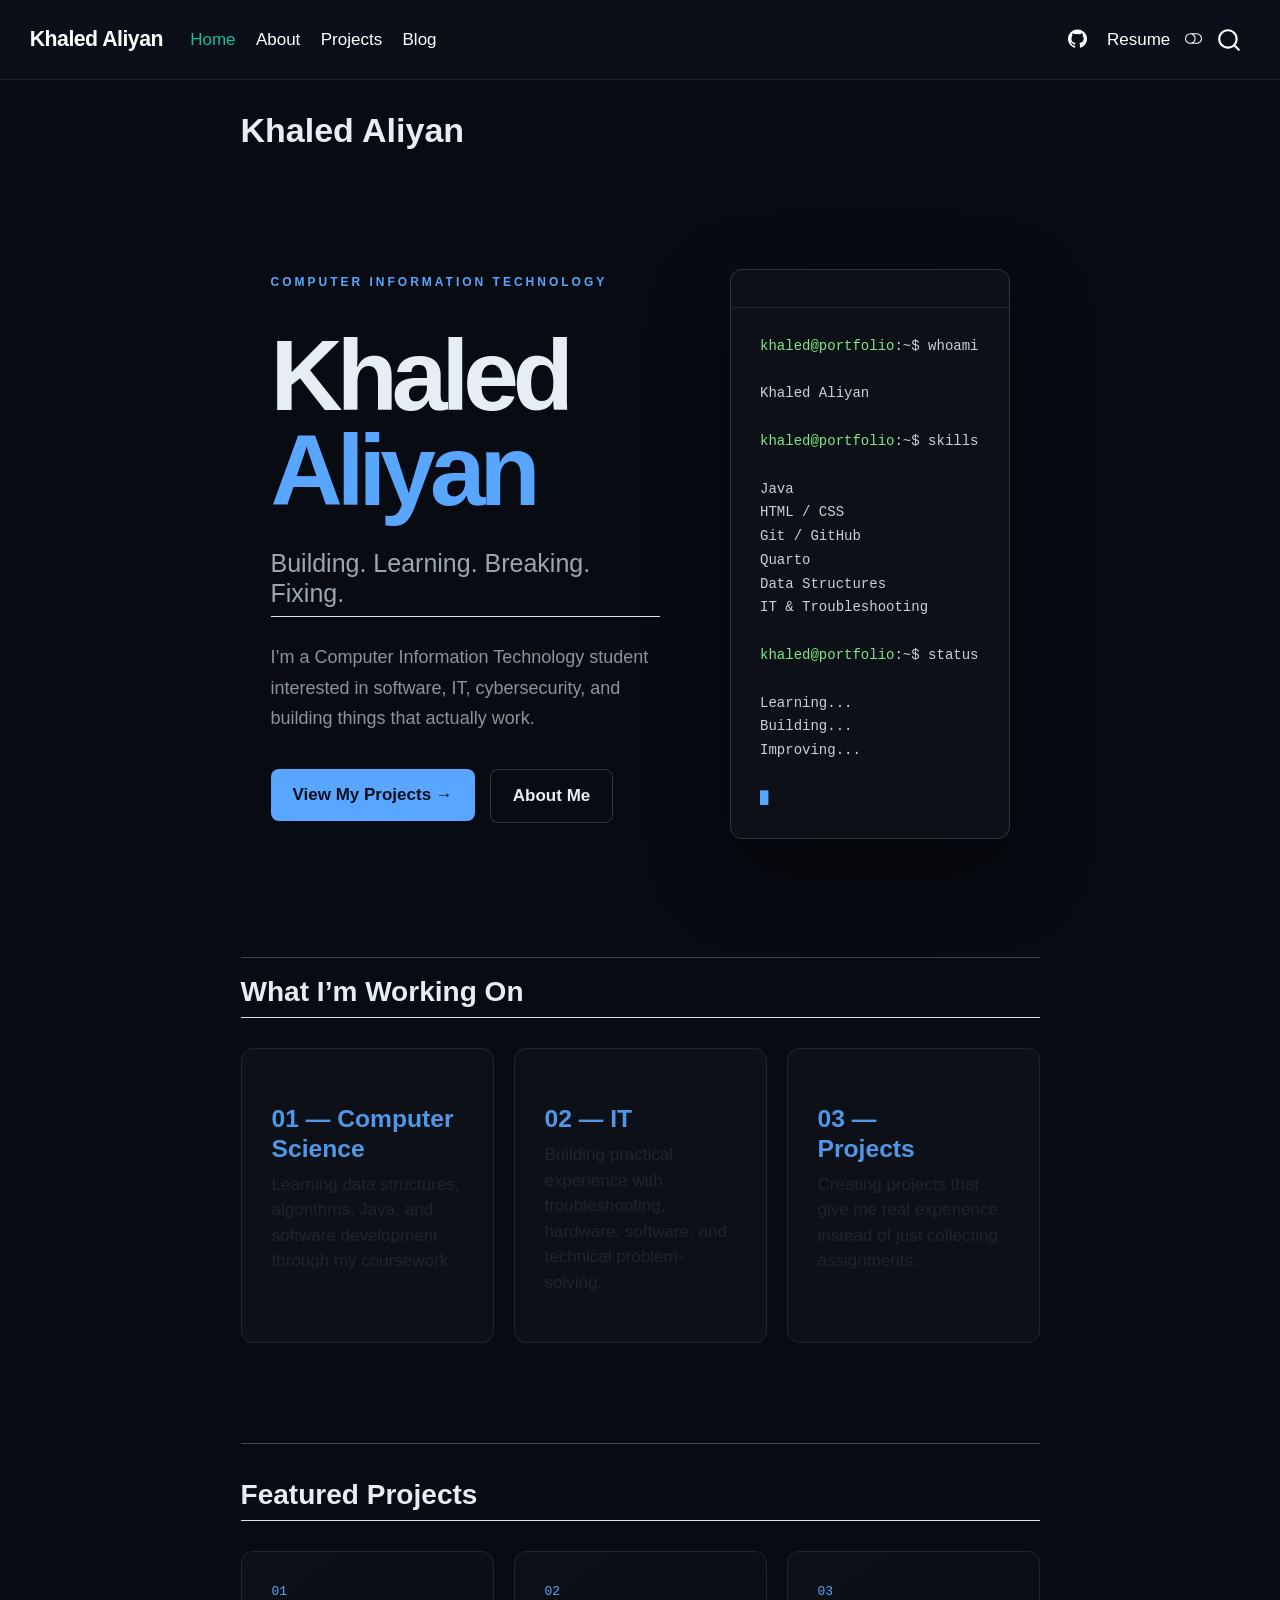
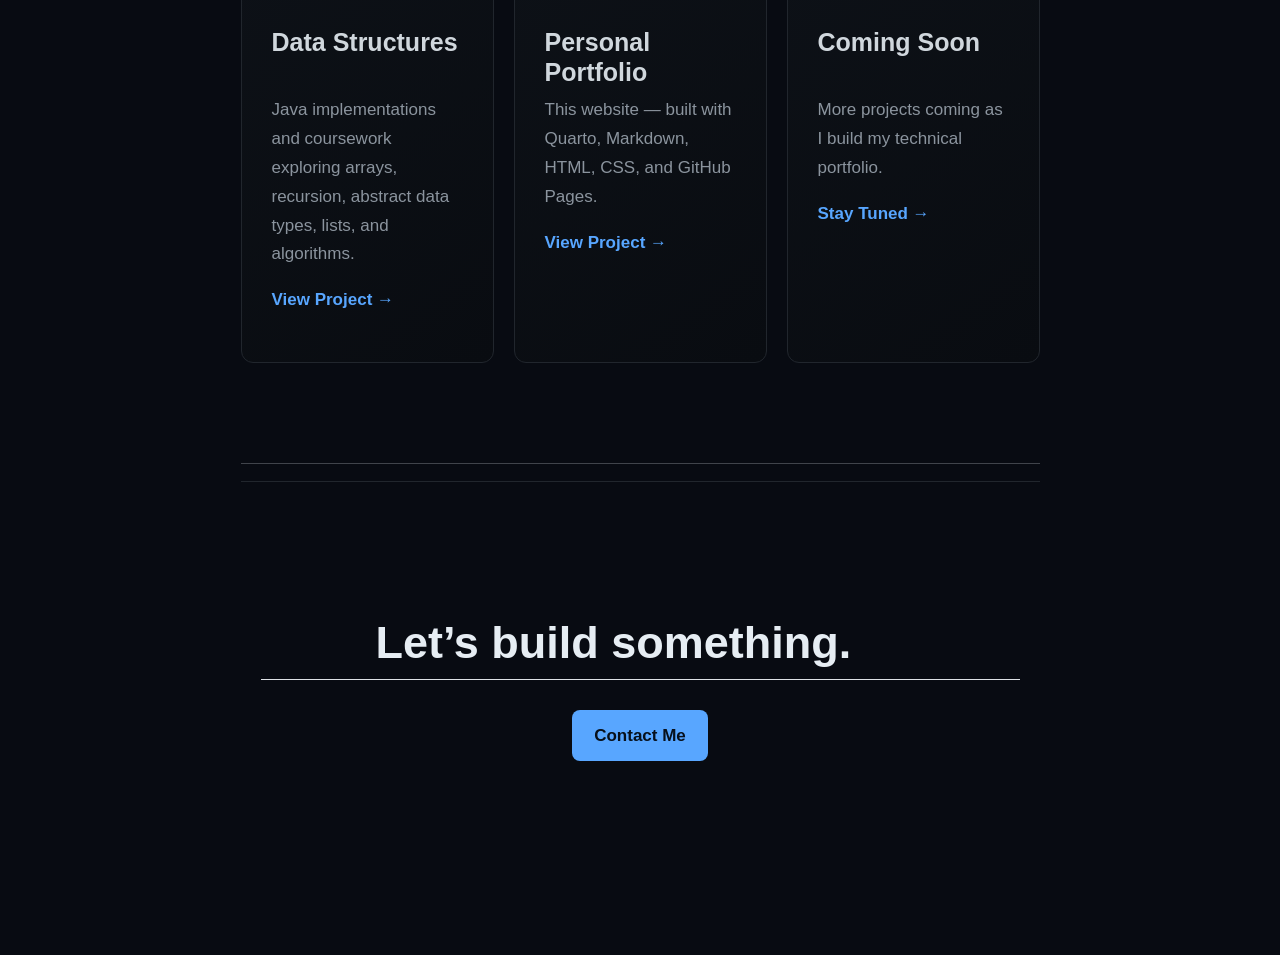
<file: index.html>
<!DOCTYPE html>
<html xmlns="http://www.w3.org/1999/xhtml" lang="en" xml:lang="en"><head>

<meta charset="utf-8">
<meta name="generator" content="quarto-1.10.18">

<meta name="viewport" content="width=device-width, initial-scale=1.0, user-scalable=yes">


<title>Khaled Aliyan</title>
<style>
/* Default styles provided by pandoc.
** See https://pandoc.org/MANUAL.html#variables-for-html for config info.
*/
span.smallcaps{font-variant: small-caps;}
div.columns{display: flex; gap: 1.5em;}
div.column{flex: auto;}
@media screen {
div.columns{gap: min(4vw, 1.5em);}
div.column{overflow-x: auto;}
}
div.hanging-indent{margin-left: 1.5em; text-indent: -1.5em;}
ul.task-list{list-style: none;}
ul.task-list li input[type="checkbox"] {
  width: 0.8em;
  margin: 0 0.8em 0.2em -1em; /* quarto-specific, see https://github.com/quarto-dev/quarto-cli/issues/4556 */ 
  vertical-align: middle;
}
</style>


<script src="site_libs/quarto-nav/quarto-nav.js"></script>
<script src="site_libs/quarto-nav/headroom.min.js"></script>
<script src="site_libs/clipboard/clipboard.min.js"></script>
<script src="site_libs/quarto-search/autocomplete.umd.js"></script>
<script src="site_libs/quarto-search/fuse.min.js"></script>
<script src="site_libs/quarto-search/quarto-search.js"></script>
<meta name="quarto:offset" content="./">
<script src="site_libs/quarto-html/quarto.js" type="module"></script>
<script src="site_libs/quarto-html/tabsets/tabsets.js" type="module"></script>
<script src="site_libs/quarto-html/popper.min.js"></script>
<script src="site_libs/quarto-html/tippy.umd.min.js"></script>
<script src="site_libs/quarto-html/anchor.min.js"></script>
<link href="site_libs/quarto-html/tippy.css" rel="stylesheet">
<link href="site_libs/quarto-html/quarto-syntax-highlighting-64a204ab8560d761af7679ceaba22944.css" rel="stylesheet" class="quarto-color-scheme" id="quarto-text-highlighting-styles">
<link href="site_libs/quarto-html/quarto-syntax-highlighting-dark-b85bc7c33db8c58e0ec93c3465666fed.css" rel="stylesheet" class="quarto-color-scheme quarto-color-alternate" id="quarto-text-highlighting-styles">
<link href="site_libs/quarto-html/quarto-syntax-highlighting-64a204ab8560d761af7679ceaba22944.css" rel="stylesheet" class="quarto-color-scheme-extra" id="quarto-text-highlighting-styles">
<script src="site_libs/bootstrap/bootstrap.min.js"></script>
<link href="site_libs/bootstrap/bootstrap-icons.css" rel="stylesheet">
<link href="site_libs/bootstrap/bootstrap-cd092d51cd3bb0ca54054c2b993dcbe6.min.css" rel="stylesheet" append-hash="true" class="quarto-color-scheme" id="quarto-bootstrap" data-mode="light">
<link href="site_libs/bootstrap/bootstrap-dark-961febe00321bb250d95f6c885be5237.min.css" rel="stylesheet" append-hash="true" class="quarto-color-scheme quarto-color-alternate" id="quarto-bootstrap" data-mode="dark">
<link href="site_libs/bootstrap/bootstrap-cd092d51cd3bb0ca54054c2b993dcbe6.min.css" rel="stylesheet" append-hash="true" class="quarto-color-scheme-extra" id="quarto-bootstrap" data-mode="light">
<script id="quarto-search-options" type="application/json">{
  "location": "navbar",
  "copy-button": false,
  "collapse-after": 3,
  "panel-placement": "end",
  "type": "overlay",
  "limit": 50,
  "keyboard-shortcut": [
    "f",
    "/",
    "s"
  ],
  "show-item-context": false,
  "language": {
    "search-no-results-text": "No results",
    "search-matching-documents-text": "matching documents",
    "search-copy-link-title": "Copy link to search",
    "search-hide-matches-text": "Hide additional matches",
    "search-more-match-text": "more match in this document",
    "search-more-matches-text": "more matches in this document",
    "search-clear-button-title": "Clear",
    "search-text-placeholder": "",
    "search-detached-cancel-button-title": "Cancel",
    "search-submit-button-title": "Submit",
    "search-label": "Search"
  }
}</script>
<style>html{ scroll-behavior: smooth; }</style>


<link rel="stylesheet" href="styles.css">
</head>

<body class="nav-fixed fullcontent quarto-light"><script id="quarto-html-before-body" type="application/javascript">
    const toggleBodyColorMode = (bsSheetEl) => {
      const mode = bsSheetEl.getAttribute("data-mode");
      const bodyEl = window.document.querySelector("body");
      if (mode === "dark") {
        bodyEl.classList.add("quarto-dark");
        bodyEl.classList.remove("quarto-light");
      } else {
        bodyEl.classList.add("quarto-light");
        bodyEl.classList.remove("quarto-dark");
      }
    }
    const toggleBodyColorPrimary = () => {
      const bsSheetEl = window.document.querySelector("link#quarto-bootstrap:not([rel=disabled-stylesheet])");
      if (bsSheetEl) {
        toggleBodyColorMode(bsSheetEl);
      }
    }
    const setColorSchemeToggle = (alternate) => {
      const toggles = window.document.querySelectorAll('.quarto-color-scheme-toggle');
      for (let i=0; i < toggles.length; i++) {
        const toggle = toggles[i];
        if (toggle) {
          if (alternate) {
            toggle.classList.add("alternate");
          } else {
            toggle.classList.remove("alternate");
          }
        }
      }
    };
    const toggleColorMode = (alternate) => {
      // Switch the stylesheets
      const primaryStylesheets = window.document.querySelectorAll('link.quarto-color-scheme:not(.quarto-color-alternate)');
      const alternateStylesheets = window.document.querySelectorAll('link.quarto-color-scheme.quarto-color-alternate');
      manageTransitions('#quarto-margin-sidebar .nav-link', false);
      if (alternate) {
        // note: dark is layered on light, we don't disable primary!
        enableStylesheet(alternateStylesheets);
        for (const sheetNode of alternateStylesheets) {
          if (sheetNode.id === "quarto-bootstrap") {
            toggleBodyColorMode(sheetNode);
          }
        }
      } else {
        disableStylesheet(alternateStylesheets);
        enableStylesheet(primaryStylesheets)
        toggleBodyColorPrimary();
      }
      manageTransitions('#quarto-margin-sidebar .nav-link', true);
      // Switch the toggles
      setColorSchemeToggle(alternate)
      // Hack to workaround the fact that safari doesn't
      // properly recolor the scrollbar when toggling (#1455)
      if (navigator.userAgent.indexOf('Safari') > 0 && navigator.userAgent.indexOf('Chrome') == -1) {
        manageTransitions("body", false);
        window.scrollTo(0, 1);
        setTimeout(() => {
          window.scrollTo(0, 0);
          manageTransitions("body", true);
        }, 40);
      }
    }
    const disableStylesheet = (stylesheets) => {
      for (let i=0; i < stylesheets.length; i++) {
        const stylesheet = stylesheets[i];
        stylesheet.rel = 'disabled-stylesheet';
      }
    }
    const enableStylesheet = (stylesheets) => {
      for (let i=0; i < stylesheets.length; i++) {
        const stylesheet = stylesheets[i];
        if(stylesheet.rel !== 'stylesheet') { // for Chrome, which will still FOUC without this check
          stylesheet.rel = 'stylesheet';
        }
      }
    }
    const manageTransitions = (selector, allowTransitions) => {
      const els = window.document.querySelectorAll(selector);
      for (let i=0; i < els.length; i++) {
        const el = els[i];
        if (allowTransitions) {
          el.classList.remove('notransition');
        } else {
          el.classList.add('notransition');
        }
      }
    }
    const isFileUrl = () => {
      return window.location.protocol === 'file:';
    }
    const hasAlternateSentinel = () => {
      let styleSentinel = getColorSchemeSentinel();
      if (styleSentinel !== null) {
        return styleSentinel === "alternate";
      } else {
        return false;
      }
    }
    const setStyleSentinel = (alternate) => {
      const value = alternate ? "alternate" : "default";
      if (!isFileUrl()) {
        window.localStorage.setItem("quarto-color-scheme", value);
      } else {
        localAlternateSentinel = value;
      }
    }
    const getColorSchemeSentinel = () => {
      if (!isFileUrl()) {
        const storageValue = window.localStorage.getItem("quarto-color-scheme");
        return storageValue != null ? storageValue : localAlternateSentinel;
      } else {
        return localAlternateSentinel;
      }
    }
    const toggleGiscusIfUsed = (isAlternate, darkModeDefault) => {
      const baseTheme = document.querySelector('#giscus-base-theme')?.value ?? 'light';
      const alternateTheme = document.querySelector('#giscus-alt-theme')?.value ?? 'dark';
      let newTheme = '';
      if(authorPrefersDark) {
        newTheme = isAlternate ? baseTheme : alternateTheme;
      } else {
        newTheme = isAlternate ? alternateTheme : baseTheme;
      }
      const changeGiscusTheme = () => {
        // From: https://github.com/giscus/giscus/issues/336
        const sendMessage = (message) => {
          const iframe = document.querySelector('iframe.giscus-frame');
          if (!iframe) return;
          iframe.contentWindow.postMessage({ giscus: message }, 'https://giscus.app');
        }
        sendMessage({
          setConfig: {
            theme: newTheme
          }
        });
      }
      const isGiscussLoaded = window.document.querySelector('iframe.giscus-frame') !== null;
      if (isGiscussLoaded) {
        changeGiscusTheme();
      }
    };
    const authorPrefersDark = false;
    const darkModeDefault = authorPrefersDark;
      document.querySelector('link#quarto-text-highlighting-styles.quarto-color-scheme-extra').rel = 'disabled-stylesheet';
      document.querySelector('link#quarto-bootstrap.quarto-color-scheme-extra').rel = 'disabled-stylesheet';
    let localAlternateSentinel = darkModeDefault ? 'alternate' : 'default';
    // Dark / light mode switch
    window.quartoToggleColorScheme = () => {
      // Read the current dark / light value
      let toAlternate = !hasAlternateSentinel();
      toggleColorMode(toAlternate);
      setStyleSentinel(toAlternate);
      toggleGiscusIfUsed(toAlternate, darkModeDefault);
      window.dispatchEvent(new Event('resize'));
    };
    // Switch to dark mode if need be
    if (hasAlternateSentinel()) {
      toggleColorMode(true);
    } else {
      toggleColorMode(false);
    }
  </script>

<div id="quarto-search-results"></div>
  <header id="quarto-header" class="headroom fixed-top">
    <nav class="navbar navbar-expand-lg " data-bs-theme="dark">
      <div class="navbar-container container-fluid">
      <div class="navbar-brand-container mx-auto">
    <a class="navbar-brand" href="./index.html">
    <span class="navbar-title">Khaled Aliyan</span>
    </a>
  </div>
            <div id="quarto-search" class="" title="Search"></div>
          <button class="navbar-toggler" type="button" data-bs-toggle="collapse" data-bs-target="#navbarCollapse" aria-controls="navbarCollapse" role="menu" aria-expanded="false" aria-label="Toggle navigation" onclick="if (window.quartoToggleHeadroom) { window.quartoToggleHeadroom(); }">
  <span class="navbar-toggler-icon"></span>
</button>
          <div class="collapse navbar-collapse" id="navbarCollapse">
            <ul class="navbar-nav navbar-nav-scroll me-auto">
  <li class="nav-item">
    <a class="nav-link active" href="./index.html" aria-current="page"> 
<span class="menu-text">Home</span></a>
  </li>  
  <li class="nav-item">
    <a class="nav-link" href="./about.html"> 
<span class="menu-text">About</span></a>
  </li>  
  <li class="nav-item">
    <a class="nav-link" href="./projects.html"> 
<span class="menu-text">Projects</span></a>
  </li>  
  <li class="nav-item">
    <a class="nav-link" href="./blog/index.html"> 
<span class="menu-text">Blog</span></a>
  </li>  
</ul>
            <ul class="navbar-nav navbar-nav-scroll ms-auto">
  <li class="nav-item compact">
    <a class="nav-link" href="https://github.com/KhaledAliyanCS"> <i class="bi bi-github" role="img">
</i> 
<span class="menu-text"></span></a>
  </li>  
  <li class="nav-item">
    <a class="nav-link" href="./resume.pdf"> 
<span class="menu-text">Resume</span></a>
  </li>  
</ul>
          </div> <!-- /navcollapse -->
            <div class="quarto-navbar-tools">
  <a href="" class="quarto-color-scheme-toggle quarto-navigation-tool  px-1" onclick="window.quartoToggleColorScheme(); return false;" title="Toggle dark mode"><i class="bi"></i></a>
</div>
      </div> <!-- /container-fluid -->
    </nav>
</header>
<!-- content -->
<div id="quarto-content" class="quarto-container page-columns page-rows-contents page-layout-article page-navbar">
<!-- sidebar -->
<!-- margin-sidebar -->
    
<!-- main -->
<main class="content" id="quarto-document-content">


<header id="title-block-header" class="quarto-title-block default">
<div class="quarto-title">
<h1 class="title">Khaled Aliyan</h1>
</div>



<div class="quarto-title-meta">

    
  
    
  </div>
  


</header>


<div class="hero">
<div class="hero-content">
<div class="hero-tag">
<p>COMPUTER INFORMATION TECHNOLOGY</p>
</div>
<section id="khaled-aliyan" class="level1">
<h1>Khaled <span>Aliyan</span></h1>
<h2 class="anchored" data-anchor-id="khaled-aliyan">
Building. Learning. Breaking. Fixing.
</h2>
<p class="hero-description">
I’m a Computer Information Technology student interested in software, IT, cybersecurity, and building things that actually work.
</p>
<div class="hero-buttons">
<p><a href="./projects.html" class="btn-primary"> View My Projects → </a></p>
<p><a href="./about.html" class="btn-secondary"> About Me </a></p>
</div>
</section>
</div>
<div class="terminal">
<div class="terminal-top">
<p><span></span> <span></span> <span></span></p>
</div>
<pre><code><span class="green">khaled@portfolio</span>:~$ whoami

Khaled Aliyan

<span class="green">khaled@portfolio</span>:~$ skills

Java
HTML / CSS
Git / GitHub
Quarto
Data Structures
IT &amp; Troubleshooting

<span class="green">khaled@portfolio</span>:~$ status

Learning...
Building...
Improving...

<span class="cursor">█</span></code></pre>
</div>
</div>
<hr>
<section id="what-im-working-on" class="level2">
<h2 class="anchored" data-anchor-id="what-im-working-on">What I’m Working On</h2>
<div class="cards">
<section id="computer-science" class="level3 card">
<h3 class="anchored" data-anchor-id="computer-science">01 — Computer Science</h3>
<p>Learning data structures, algorithms, Java, and software development through my coursework.</p>
</section>
<section id="it" class="level3 card">
<h3 class="anchored" data-anchor-id="it">02 — IT</h3>
<p>Building practical experience with troubleshooting, hardware, software, and technical problem-solving.</p>
</section>
<section id="projects" class="level3 card">
<h3 class="anchored" data-anchor-id="projects">03 — Projects</h3>
<p>Creating projects that give me real experience instead of just collecting assignments.</p>
</section>
</div>
<hr>
</section>
<section id="featured-projects" class="level2">
<h2 class="anchored" data-anchor-id="featured-projects">Featured Projects</h2>
<div class="project-grid">
<div class="project">
<div class="project-number">
01
</div>
<h3 class="anchored">
Data Structures
</h3>
<p>
Java implementations and coursework exploring arrays, recursion, abstract data types, lists, and algorithms.
</p>
<p><a href="./projects.html">View Project →</a></p>
</div>
<div class="project">
<div class="project-number">
02
</div>
<h3 class="anchored">
Personal Portfolio
</h3>
<p>
This website — built with Quarto, Markdown, HTML, CSS, and GitHub Pages.
</p>
<p><a href="./projects.html">View Project →</a></p>
</div>
<div class="project">
<div class="project-number">
03
</div>
<h3 class="anchored">
Coming Soon
</h3>
<p>
More projects coming as I build my technical portfolio.
</p>
<p><a href="./projects.html">Stay Tuned →</a></p>
</div>
</div>
<hr>
</section>
<section id="lets-build-something." class="level2 closing">
<h2 class="anchored" data-anchor-id="lets-build-something.">Let’s build something.</h2>
<p><a href="mailto:khaled.aliyan6@gmail.com" class="btn-primary"> Contact Me </a></p>
</section>



</main> <!-- /main -->
<script id="quarto-html-after-body" type="application/javascript">
  window.document.addEventListener("DOMContentLoaded", function (event) {
    // Ensure there is a toggle, if there isn't float one in the top right
    if (window.document.querySelector('.quarto-color-scheme-toggle') === null) {
      const a = window.document.createElement('a');
      a.classList.add('top-right');
      a.classList.add('quarto-color-scheme-toggle');
      a.href = "";
      a.onclick = function() { try { window.quartoToggleColorScheme(); } catch {} return false; };
      const i = window.document.createElement("i");
      i.classList.add('bi');
      a.appendChild(i);
      window.document.body.appendChild(a);
    }
    setColorSchemeToggle(hasAlternateSentinel())
    const icon = "";
    const anchorJS = new window.AnchorJS();
    anchorJS.options = {
      placement: 'right',
      icon: icon
    };
    anchorJS.add('.anchored');
    const isCodeAnnotation = (el) => {
      for (const clz of el.classList) {
        if (clz.startsWith('code-annotation-')) {                     
          return true;
        }
      }
      return false;
    }
    const onCopySuccess = function(e) {
      // button target
      const button = e.trigger;
      // don't keep focus
      button.blur();
      // flash "checked"
      button.classList.add('code-copy-button-checked');
      var currentTitle = button.getAttribute("title");
      button.setAttribute("title", "Copied!");
      let tooltip;
      if (window.bootstrap) {
        button.setAttribute("data-bs-toggle", "tooltip");
        button.setAttribute("data-bs-placement", "left");
        button.setAttribute("data-bs-title", "Copied!");
        tooltip = new bootstrap.Tooltip(button, 
          { trigger: "manual", 
            customClass: "code-copy-button-tooltip",
            offset: [0, -8]});
        tooltip.show();    
      }
      setTimeout(function() {
        if (tooltip) {
          tooltip.hide();
          button.removeAttribute("data-bs-title");
          button.removeAttribute("data-bs-toggle");
          button.removeAttribute("data-bs-placement");
        }
        button.setAttribute("title", currentTitle);
        button.classList.remove('code-copy-button-checked');
      }, 1000);
      // clear code selection
      e.clearSelection();
    }
    const getTextToCopy = function(trigger) {
      const outerScaffold = trigger.parentElement.cloneNode(true);
      const codeEl = outerScaffold.querySelector('code');
      for (const childEl of codeEl.children) {
        if (isCodeAnnotation(childEl)) {
          childEl.remove();
        }
      }
      return codeEl.innerText;
    }
    const clipboard = new window.ClipboardJS('.code-copy-button:not([data-in-quarto-modal])', {
      text: getTextToCopy
    });
    clipboard.on('success', onCopySuccess);
    if (window.document.getElementById('quarto-embedded-source-code-modal')) {
      const clipboardModal = new window.ClipboardJS('.code-copy-button[data-in-quarto-modal]', {
        text: getTextToCopy,
        container: window.document.getElementById('quarto-embedded-source-code-modal')
      });
      clipboardModal.on('success', onCopySuccess);
    }
      var localhostRegex = new RegExp(/^(?:http|https):\/\/localhost\:?[0-9]*\//);
      var mailtoRegex = new RegExp(/^mailto:/);
        var filterRegex = new RegExp("https:\/\/KhaledAliyanCS\.github\.io\/");
      var isInternal = (href) => {
          return filterRegex.test(href) || localhostRegex.test(href) || mailtoRegex.test(href);
      }
      // Inspect non-navigation links and adorn them if external
     var links = window.document.querySelectorAll('a[href]:not(.nav-link):not(.navbar-brand):not(.toc-action):not(.sidebar-link):not(.sidebar-item-toggle):not(.pagination-link):not(.no-external):not([aria-hidden]):not(.dropdown-item):not(.quarto-navigation-tool):not(.about-link)');
      for (var i=0; i<links.length; i++) {
        const link = links[i];
        if (!isInternal(link.href)) {
          // undo the damage that might have been done by quarto-nav.js in the case of
          // links that we want to consider external
          if (link.dataset.originalHref !== undefined) {
            link.href = link.dataset.originalHref;
          }
        }
      }
    function tippyHover(el, contentFn, onTriggerFn, onUntriggerFn) {
      const config = {
        allowHTML: true,
        maxWidth: 500,
        delay: 100,
        arrow: false,
        appendTo: function(el) {
            return el.parentElement;
        },
        interactive: true,
        interactiveBorder: 10,
        theme: 'quarto',
        placement: 'bottom-start',
      };
      if (contentFn) {
        config.content = contentFn;
      }
      if (onTriggerFn) {
        config.onTrigger = onTriggerFn;
      }
      if (onUntriggerFn) {
        config.onUntrigger = onUntriggerFn;
      }
      window.tippy(el, config); 
    }
    const noterefs = window.document.querySelectorAll('a[role="doc-noteref"]');
    for (var i=0; i<noterefs.length; i++) {
      const ref = noterefs[i];
      tippyHover(ref, function() {
        // use id or data attribute instead here
        let href = ref.getAttribute('data-footnote-href') || ref.getAttribute('href');
        try { href = new URL(href).hash; } catch {}
        const id = href.replace(/^#\/?/, "");
        const note = window.document.getElementById(id);
        if (note) {
          return note.innerHTML;
        } else {
          return "";
        }
      });
    }
    const xrefs = window.document.querySelectorAll('a.quarto-xref');
    const processXRef = (id, note) => {
      // Strip column container classes
      const stripColumnClz = (el) => {
        el.classList.remove("page-full", "page-columns");
        if (el.children) {
          for (const child of el.children) {
            stripColumnClz(child);
          }
        }
      }
      stripColumnClz(note)
      if (id === null || id.startsWith('sec-')) {
        // Special case sections, only their first couple elements
        const container = document.createElement("div");
        if (note.children && note.children.length > 2) {
          container.appendChild(note.children[0].cloneNode(true));
          for (let i = 1; i < note.children.length; i++) {
            const child = note.children[i];
            if (child.tagName === "P" && child.innerText === "") {
              continue;
            } else {
              container.appendChild(child.cloneNode(true));
              break;
            }
          }
          if (window.Quarto?.typesetMath) {
            window.Quarto.typesetMath(container);
          }
          return container.innerHTML
        } else {
          if (window.Quarto?.typesetMath) {
            window.Quarto.typesetMath(note);
          }
          return note.innerHTML;
        }
      } else {
        // Remove any anchor links if they are present
        const anchorLink = note.querySelector('a.anchorjs-link');
        if (anchorLink) {
          anchorLink.remove();
        }
        if (window.Quarto?.typesetMath) {
          window.Quarto.typesetMath(note);
        }
        if (note.classList.contains("callout")) {
          return note.outerHTML;
        } else {
          return note.innerHTML;
        }
      }
    }
    for (var i=0; i<xrefs.length; i++) {
      const xref = xrefs[i];
      tippyHover(xref, undefined, function(instance) {
        instance.disable();
        let url = xref.getAttribute('href');
        let hash = undefined; 
        if (url.startsWith('#')) {
          hash = url;
        } else {
          try { hash = new URL(url).hash; } catch {}
        }
        if (hash) {
          const id = hash.replace(/^#\/?/, "");
          const note = window.document.getElementById(id);
          if (note !== null) {
            try {
              const html = processXRef(id, note.cloneNode(true));
              instance.setContent(html);
            } finally {
              instance.enable();
              instance.show();
            }
          } else {
            // See if we can fetch this
            fetch(url.split('#')[0])
            .then(res => res.text())
            .then(html => {
              const parser = new DOMParser();
              const htmlDoc = parser.parseFromString(html, "text/html");
              const note = htmlDoc.getElementById(id);
              if (note !== null) {
                const html = processXRef(id, note);
                instance.setContent(html);
              } 
            }).finally(() => {
              instance.enable();
              instance.show();
            });
          }
        } else {
          // See if we can fetch a full url (with no hash to target)
          // This is a special case and we should probably do some content thinning / targeting
          fetch(url)
          .then(res => res.text())
          .then(html => {
            const parser = new DOMParser();
            const htmlDoc = parser.parseFromString(html, "text/html");
            const note = htmlDoc.querySelector('main.content');
            if (note !== null) {
              // This should only happen for chapter cross references
              // (since there is no id in the URL)
              // remove the first header
              if (note.children.length > 0 && note.children[0].tagName === "HEADER") {
                note.children[0].remove();
              }
              const html = processXRef(null, note);
              instance.setContent(html);
            } 
          }).finally(() => {
            instance.enable();
            instance.show();
          });
        }
      }, function(instance) {
      });
    }
        let selectedAnnoteEl;
        const selectorForAnnotation = ( cell, annotation) => {
          let cellAttr = 'data-code-cell="' + cell + '"';
          let lineAttr = 'data-code-annotation="' +  annotation + '"';
          const selector = 'span[' + cellAttr + '][' + lineAttr + ']';
          return selector;
        }
        const selectCodeLines = (annoteEl) => {
          const doc = window.document;
          const targetCell = annoteEl.getAttribute("data-target-cell");
          const targetAnnotation = annoteEl.getAttribute("data-target-annotation");
          const annoteSpan = window.document.querySelector(selectorForAnnotation(targetCell, targetAnnotation));
          const lines = annoteSpan.getAttribute("data-code-lines").split(",");
          const lineIds = lines.map((line) => {
            return targetCell + "-" + line;
          })
          let top = null;
          let height = null;
          let parent = null;
          if (lineIds.length > 0) {
              //compute the position of the single el (top and bottom and make a div)
              const el = window.document.getElementById(lineIds[0]);
              top = el.offsetTop;
              height = el.offsetHeight;
              parent = el.parentElement.parentElement;
            if (lineIds.length > 1) {
              const lastEl = window.document.getElementById(lineIds[lineIds.length - 1]);
              const bottom = lastEl.offsetTop + lastEl.offsetHeight;
              height = bottom - top;
            }
            if (top !== null && height !== null && parent !== null) {
              // cook up a div (if necessary) and position it 
              let div = window.document.getElementById("code-annotation-line-highlight");
              if (div === null) {
                div = window.document.createElement("div");
                div.setAttribute("id", "code-annotation-line-highlight");
                div.style.position = 'absolute';
                parent.appendChild(div);
              }
              div.style.top = top - 2 + "px";
              div.style.height = height + 4 + "px";
              div.style.left = 0;
              let gutterDiv = window.document.getElementById("code-annotation-line-highlight-gutter");
              if (gutterDiv === null) {
                gutterDiv = window.document.createElement("div");
                gutterDiv.setAttribute("id", "code-annotation-line-highlight-gutter");
                gutterDiv.style.position = 'absolute';
                const codeCell = window.document.getElementById(targetCell);
                const gutter = codeCell.querySelector('.code-annotation-gutter');
                gutter.appendChild(gutterDiv);
              }
              gutterDiv.style.top = top - 2 + "px";
              gutterDiv.style.height = height + 4 + "px";
            }
            selectedAnnoteEl = annoteEl;
          }
        };
        const unselectCodeLines = () => {
          const elementsIds = ["code-annotation-line-highlight", "code-annotation-line-highlight-gutter"];
          elementsIds.forEach((elId) => {
            const div = window.document.getElementById(elId);
            if (div) {
              div.remove();
            }
          });
          selectedAnnoteEl = undefined;
        };
          // Handle positioning of the toggle
      window.addEventListener(
        "resize",
        throttle(() => {
          elRect = undefined;
          if (selectedAnnoteEl) {
            selectCodeLines(selectedAnnoteEl);
          }
        }, 10)
      );
      function throttle(fn, ms) {
      let throttle = false;
      let timer;
        return (...args) => {
          if(!throttle) { // first call gets through
              fn.apply(this, args);
              throttle = true;
          } else { // all the others get throttled
              if(timer) clearTimeout(timer); // cancel #2
              timer = setTimeout(() => {
                fn.apply(this, args);
                timer = throttle = false;
              }, ms);
          }
        };
      }
        // Attach click handler to the DT
        const annoteDls = window.document.querySelectorAll('dt[data-target-cell]');
        for (const annoteDlNode of annoteDls) {
          annoteDlNode.addEventListener('click', (event) => {
            const clickedEl = event.target;
            if (clickedEl !== selectedAnnoteEl) {
              unselectCodeLines();
              const activeEl = window.document.querySelector('dt[data-target-cell].code-annotation-active');
              if (activeEl) {
                activeEl.classList.remove('code-annotation-active');
              }
              selectCodeLines(clickedEl);
              clickedEl.classList.add('code-annotation-active');
            } else {
              // Unselect the line
              unselectCodeLines();
              clickedEl.classList.remove('code-annotation-active');
            }
          });
        }
    const findCites = (el) => {
      const parentEl = el.parentElement;
      if (parentEl) {
        const cites = parentEl.dataset.cites;
        if (cites) {
          return {
            el,
            cites: cites.split(' ')
          };
        } else {
          return findCites(el.parentElement)
        }
      } else {
        return undefined;
      }
    };
    var bibliorefs = window.document.querySelectorAll('a[role="doc-biblioref"]');
    for (var i=0; i<bibliorefs.length; i++) {
      const ref = bibliorefs[i];
      const citeInfo = findCites(ref);
      if (citeInfo) {
        tippyHover(citeInfo.el, function() {
          var popup = window.document.createElement('div');
          citeInfo.cites.forEach(function(cite) {
            var citeDiv = window.document.createElement('div');
            citeDiv.classList.add('hanging-indent');
            citeDiv.classList.add('csl-entry');
            var biblioDiv = window.document.getElementById('ref-' + cite);
            if (biblioDiv) {
              citeDiv.innerHTML = biblioDiv.innerHTML;
            }
            popup.appendChild(citeDiv);
          });
          return popup.innerHTML;
        });
      }
    }
  });
  </script>
</div> <!-- /content -->




<script src="site_libs/quarto-html/zenscroll-min.js"></script>
</body></html>
</file>
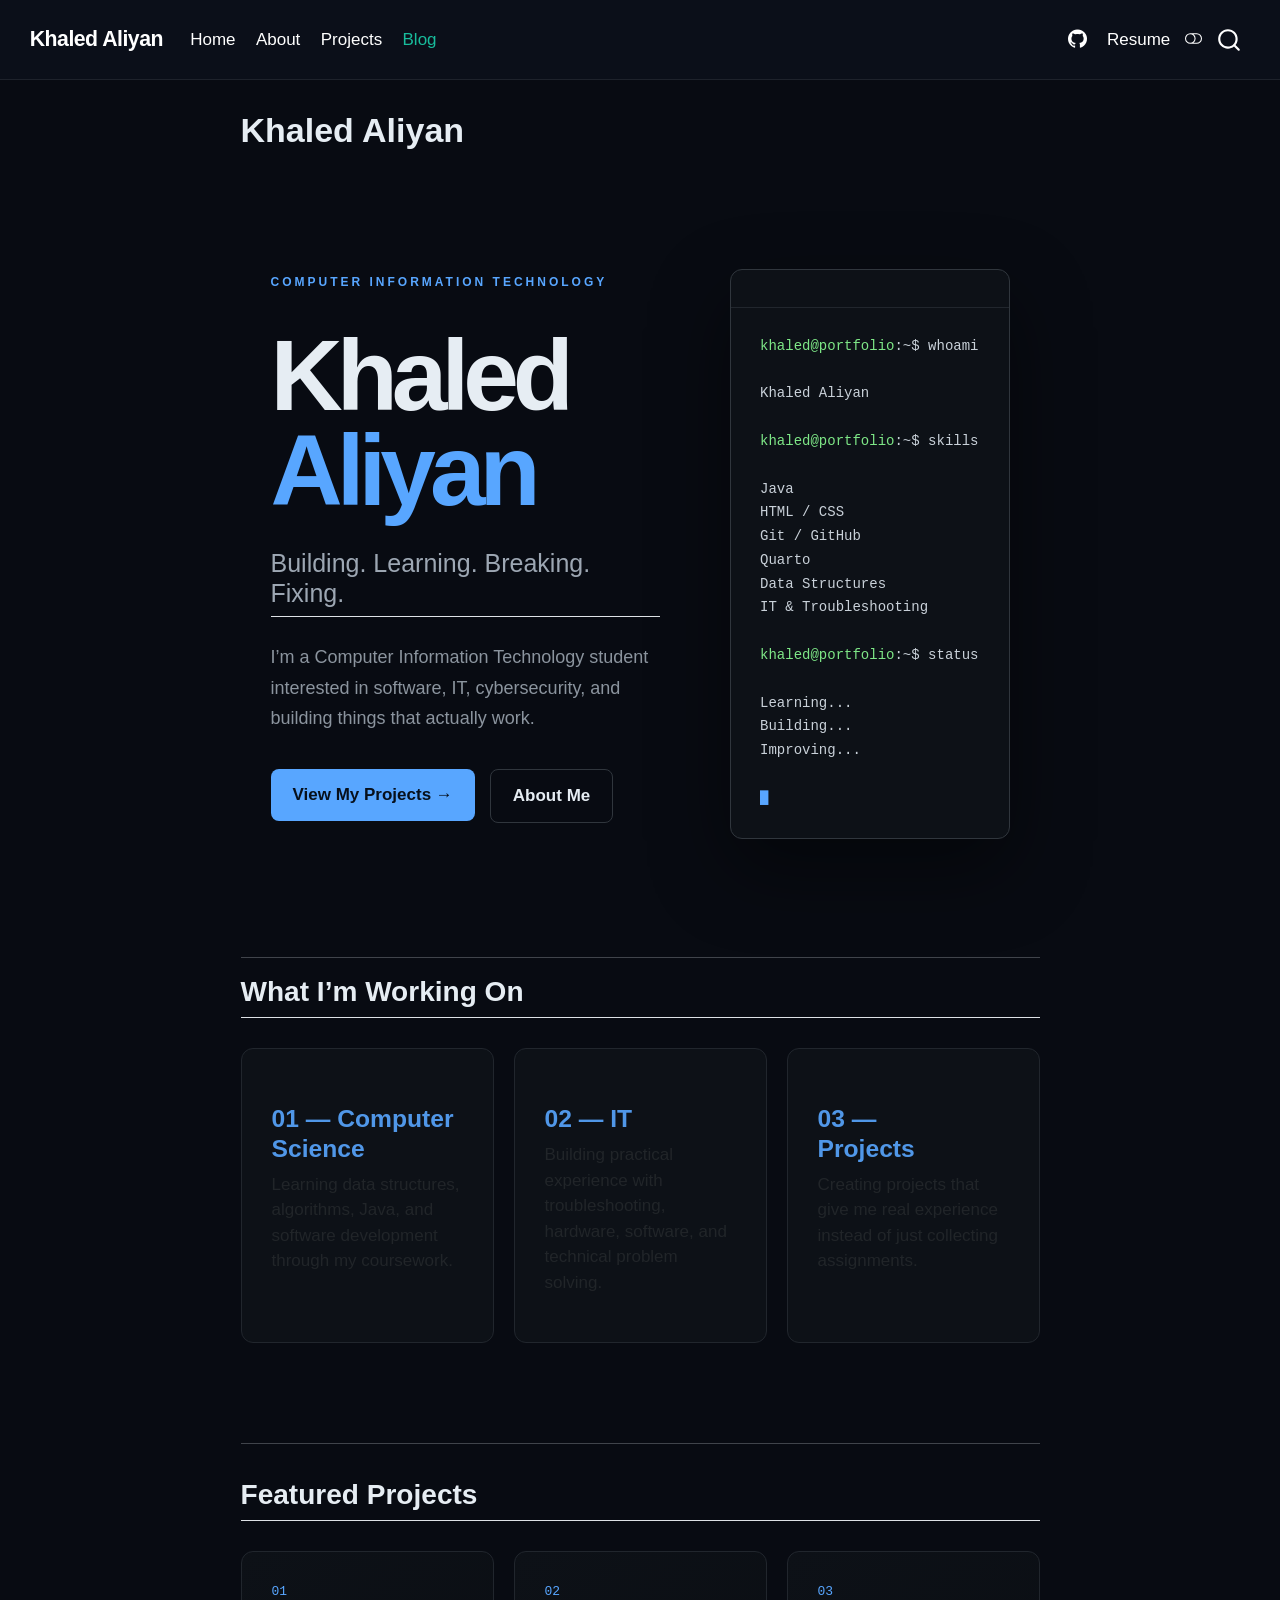
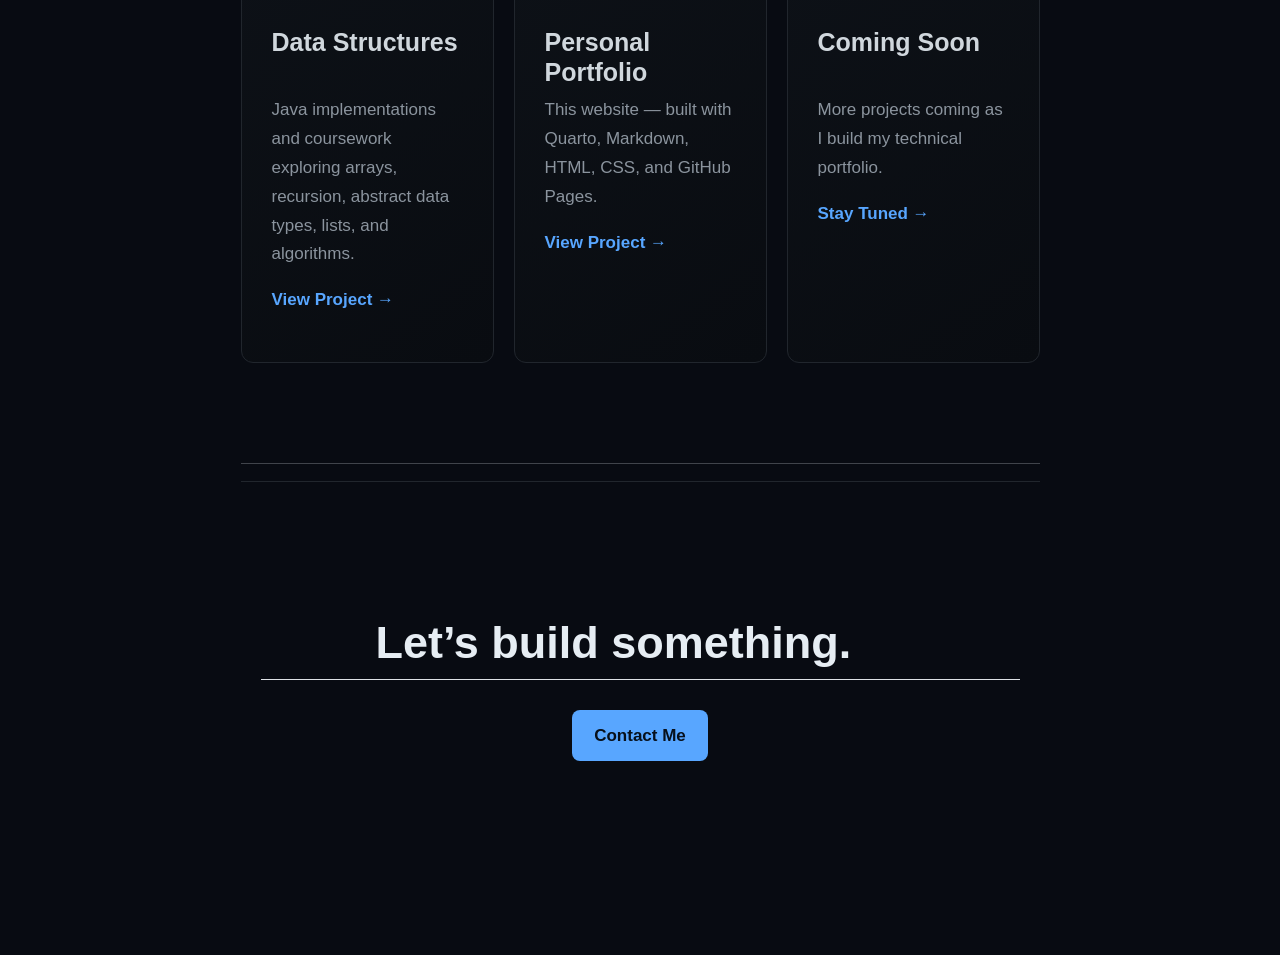
<file: blog/index.html>
<!DOCTYPE html>
<html xmlns="http://www.w3.org/1999/xhtml" lang="en" xml:lang="en"><head>

<meta charset="utf-8">
<meta name="generator" content="quarto-1.10.18">

<meta name="viewport" content="width=device-width, initial-scale=1.0, user-scalable=yes">


<title>Khaled Aliyan</title>
<style>
/* Default styles provided by pandoc.
** See https://pandoc.org/MANUAL.html#variables-for-html for config info.
*/
span.smallcaps{font-variant: small-caps;}
div.columns{display: flex; gap: 1.5em;}
div.column{flex: auto;}
@media screen {
div.columns{gap: min(4vw, 1.5em);}
div.column{overflow-x: auto;}
}
div.hanging-indent{margin-left: 1.5em; text-indent: -1.5em;}
ul.task-list{list-style: none;}
ul.task-list li input[type="checkbox"] {
  width: 0.8em;
  margin: 0 0.8em 0.2em -1em; /* quarto-specific, see https://github.com/quarto-dev/quarto-cli/issues/4556 */ 
  vertical-align: middle;
}
</style>


<script src="../site_libs/quarto-nav/quarto-nav.js"></script>
<script src="../site_libs/quarto-nav/headroom.min.js"></script>
<script src="../site_libs/clipboard/clipboard.min.js"></script>
<script src="../site_libs/quarto-search/autocomplete.umd.js"></script>
<script src="../site_libs/quarto-search/fuse.min.js"></script>
<script src="../site_libs/quarto-search/quarto-search.js"></script>
<meta name="quarto:offset" content="../">
<script src="../site_libs/quarto-html/quarto.js" type="module"></script>
<script src="../site_libs/quarto-html/tabsets/tabsets.js" type="module"></script>
<script src="../site_libs/quarto-html/popper.min.js"></script>
<script src="../site_libs/quarto-html/tippy.umd.min.js"></script>
<script src="../site_libs/quarto-html/anchor.min.js"></script>
<link href="../site_libs/quarto-html/tippy.css" rel="stylesheet">
<link href="../site_libs/quarto-html/quarto-syntax-highlighting-64a204ab8560d761af7679ceaba22944.css" rel="stylesheet" class="quarto-color-scheme" id="quarto-text-highlighting-styles">
<link href="../site_libs/quarto-html/quarto-syntax-highlighting-dark-b85bc7c33db8c58e0ec93c3465666fed.css" rel="stylesheet" class="quarto-color-scheme quarto-color-alternate" id="quarto-text-highlighting-styles">
<link href="../site_libs/quarto-html/quarto-syntax-highlighting-64a204ab8560d761af7679ceaba22944.css" rel="stylesheet" class="quarto-color-scheme-extra" id="quarto-text-highlighting-styles">
<script src="../site_libs/bootstrap/bootstrap.min.js"></script>
<link href="../site_libs/bootstrap/bootstrap-icons.css" rel="stylesheet">
<link href="../site_libs/bootstrap/bootstrap-cd092d51cd3bb0ca54054c2b993dcbe6.min.css" rel="stylesheet" append-hash="true" class="quarto-color-scheme" id="quarto-bootstrap" data-mode="light">
<link href="../site_libs/bootstrap/bootstrap-dark-961febe00321bb250d95f6c885be5237.min.css" rel="stylesheet" append-hash="true" class="quarto-color-scheme quarto-color-alternate" id="quarto-bootstrap" data-mode="dark">
<link href="../site_libs/bootstrap/bootstrap-cd092d51cd3bb0ca54054c2b993dcbe6.min.css" rel="stylesheet" append-hash="true" class="quarto-color-scheme-extra" id="quarto-bootstrap" data-mode="light">
<script id="quarto-search-options" type="application/json">{
  "location": "navbar",
  "copy-button": false,
  "collapse-after": 3,
  "panel-placement": "end",
  "type": "overlay",
  "limit": 50,
  "keyboard-shortcut": [
    "f",
    "/",
    "s"
  ],
  "show-item-context": false,
  "language": {
    "search-no-results-text": "No results",
    "search-matching-documents-text": "matching documents",
    "search-copy-link-title": "Copy link to search",
    "search-hide-matches-text": "Hide additional matches",
    "search-more-match-text": "more match in this document",
    "search-more-matches-text": "more matches in this document",
    "search-clear-button-title": "Clear",
    "search-text-placeholder": "",
    "search-detached-cancel-button-title": "Cancel",
    "search-submit-button-title": "Submit",
    "search-label": "Search"
  }
}</script>
<style>html{ scroll-behavior: smooth; }</style>


<link rel="stylesheet" href="../styles.css">
</head>

<body class="nav-fixed fullcontent quarto-light"><script id="quarto-html-before-body" type="application/javascript">
    const toggleBodyColorMode = (bsSheetEl) => {
      const mode = bsSheetEl.getAttribute("data-mode");
      const bodyEl = window.document.querySelector("body");
      if (mode === "dark") {
        bodyEl.classList.add("quarto-dark");
        bodyEl.classList.remove("quarto-light");
      } else {
        bodyEl.classList.add("quarto-light");
        bodyEl.classList.remove("quarto-dark");
      }
    }
    const toggleBodyColorPrimary = () => {
      const bsSheetEl = window.document.querySelector("link#quarto-bootstrap:not([rel=disabled-stylesheet])");
      if (bsSheetEl) {
        toggleBodyColorMode(bsSheetEl);
      }
    }
    const setColorSchemeToggle = (alternate) => {
      const toggles = window.document.querySelectorAll('.quarto-color-scheme-toggle');
      for (let i=0; i < toggles.length; i++) {
        const toggle = toggles[i];
        if (toggle) {
          if (alternate) {
            toggle.classList.add("alternate");
          } else {
            toggle.classList.remove("alternate");
          }
        }
      }
    };
    const toggleColorMode = (alternate) => {
      // Switch the stylesheets
      const primaryStylesheets = window.document.querySelectorAll('link.quarto-color-scheme:not(.quarto-color-alternate)');
      const alternateStylesheets = window.document.querySelectorAll('link.quarto-color-scheme.quarto-color-alternate');
      manageTransitions('#quarto-margin-sidebar .nav-link', false);
      if (alternate) {
        // note: dark is layered on light, we don't disable primary!
        enableStylesheet(alternateStylesheets);
        for (const sheetNode of alternateStylesheets) {
          if (sheetNode.id === "quarto-bootstrap") {
            toggleBodyColorMode(sheetNode);
          }
        }
      } else {
        disableStylesheet(alternateStylesheets);
        enableStylesheet(primaryStylesheets)
        toggleBodyColorPrimary();
      }
      manageTransitions('#quarto-margin-sidebar .nav-link', true);
      // Switch the toggles
      setColorSchemeToggle(alternate)
      // Hack to workaround the fact that safari doesn't
      // properly recolor the scrollbar when toggling (#1455)
      if (navigator.userAgent.indexOf('Safari') > 0 && navigator.userAgent.indexOf('Chrome') == -1) {
        manageTransitions("body", false);
        window.scrollTo(0, 1);
        setTimeout(() => {
          window.scrollTo(0, 0);
          manageTransitions("body", true);
        }, 40);
      }
    }
    const disableStylesheet = (stylesheets) => {
      for (let i=0; i < stylesheets.length; i++) {
        const stylesheet = stylesheets[i];
        stylesheet.rel = 'disabled-stylesheet';
      }
    }
    const enableStylesheet = (stylesheets) => {
      for (let i=0; i < stylesheets.length; i++) {
        const stylesheet = stylesheets[i];
        if(stylesheet.rel !== 'stylesheet') { // for Chrome, which will still FOUC without this check
          stylesheet.rel = 'stylesheet';
        }
      }
    }
    const manageTransitions = (selector, allowTransitions) => {
      const els = window.document.querySelectorAll(selector);
      for (let i=0; i < els.length; i++) {
        const el = els[i];
        if (allowTransitions) {
          el.classList.remove('notransition');
        } else {
          el.classList.add('notransition');
        }
      }
    }
    const isFileUrl = () => {
      return window.location.protocol === 'file:';
    }
    const hasAlternateSentinel = () => {
      let styleSentinel = getColorSchemeSentinel();
      if (styleSentinel !== null) {
        return styleSentinel === "alternate";
      } else {
        return false;
      }
    }
    const setStyleSentinel = (alternate) => {
      const value = alternate ? "alternate" : "default";
      if (!isFileUrl()) {
        window.localStorage.setItem("quarto-color-scheme", value);
      } else {
        localAlternateSentinel = value;
      }
    }
    const getColorSchemeSentinel = () => {
      if (!isFileUrl()) {
        const storageValue = window.localStorage.getItem("quarto-color-scheme");
        return storageValue != null ? storageValue : localAlternateSentinel;
      } else {
        return localAlternateSentinel;
      }
    }
    const toggleGiscusIfUsed = (isAlternate, darkModeDefault) => {
      const baseTheme = document.querySelector('#giscus-base-theme')?.value ?? 'light';
      const alternateTheme = document.querySelector('#giscus-alt-theme')?.value ?? 'dark';
      let newTheme = '';
      if(authorPrefersDark) {
        newTheme = isAlternate ? baseTheme : alternateTheme;
      } else {
        newTheme = isAlternate ? alternateTheme : baseTheme;
      }
      const changeGiscusTheme = () => {
        // From: https://github.com/giscus/giscus/issues/336
        const sendMessage = (message) => {
          const iframe = document.querySelector('iframe.giscus-frame');
          if (!iframe) return;
          iframe.contentWindow.postMessage({ giscus: message }, 'https://giscus.app');
        }
        sendMessage({
          setConfig: {
            theme: newTheme
          }
        });
      }
      const isGiscussLoaded = window.document.querySelector('iframe.giscus-frame') !== null;
      if (isGiscussLoaded) {
        changeGiscusTheme();
      }
    };
    const authorPrefersDark = false;
    const darkModeDefault = authorPrefersDark;
      document.querySelector('link#quarto-text-highlighting-styles.quarto-color-scheme-extra').rel = 'disabled-stylesheet';
      document.querySelector('link#quarto-bootstrap.quarto-color-scheme-extra').rel = 'disabled-stylesheet';
    let localAlternateSentinel = darkModeDefault ? 'alternate' : 'default';
    // Dark / light mode switch
    window.quartoToggleColorScheme = () => {
      // Read the current dark / light value
      let toAlternate = !hasAlternateSentinel();
      toggleColorMode(toAlternate);
      setStyleSentinel(toAlternate);
      toggleGiscusIfUsed(toAlternate, darkModeDefault);
      window.dispatchEvent(new Event('resize'));
    };
    // Switch to dark mode if need be
    if (hasAlternateSentinel()) {
      toggleColorMode(true);
    } else {
      toggleColorMode(false);
    }
  </script>

<div id="quarto-search-results"></div>
  <header id="quarto-header" class="headroom fixed-top">
    <nav class="navbar navbar-expand-lg " data-bs-theme="dark">
      <div class="navbar-container container-fluid">
      <div class="navbar-brand-container mx-auto">
    <a class="navbar-brand" href="../index.html">
    <span class="navbar-title">Khaled Aliyan</span>
    </a>
  </div>
            <div id="quarto-search" class="" title="Search"></div>
          <button class="navbar-toggler" type="button" data-bs-toggle="collapse" data-bs-target="#navbarCollapse" aria-controls="navbarCollapse" role="menu" aria-expanded="false" aria-label="Toggle navigation" onclick="if (window.quartoToggleHeadroom) { window.quartoToggleHeadroom(); }">
  <span class="navbar-toggler-icon"></span>
</button>
          <div class="collapse navbar-collapse" id="navbarCollapse">
            <ul class="navbar-nav navbar-nav-scroll me-auto">
  <li class="nav-item">
    <a class="nav-link" href="../index.html"> 
<span class="menu-text">Home</span></a>
  </li>  
  <li class="nav-item">
    <a class="nav-link" href="../about.md"> 
<span class="menu-text">About</span></a>
  </li>  
  <li class="nav-item">
    <a class="nav-link" href="../projects.md"> 
<span class="menu-text">Projects</span></a>
  </li>  
  <li class="nav-item">
    <a class="nav-link active" href="../blog/index.html" aria-current="page"> 
<span class="menu-text">Blog</span></a>
  </li>  
</ul>
            <ul class="navbar-nav navbar-nav-scroll ms-auto">
  <li class="nav-item compact">
    <a class="nav-link" href="https://github.com/KhaledAliyanCS"> <i class="bi bi-github" role="img">
</i> 
<span class="menu-text"></span></a>
  </li>  
  <li class="nav-item">
    <a class="nav-link" href="../resume.pdf"> 
<span class="menu-text">Resume</span></a>
  </li>  
</ul>
          </div> <!-- /navcollapse -->
            <div class="quarto-navbar-tools">
  <a href="" class="quarto-color-scheme-toggle quarto-navigation-tool  px-1" onclick="window.quartoToggleColorScheme(); return false;" title="Toggle dark mode"><i class="bi"></i></a>
</div>
      </div> <!-- /container-fluid -->
    </nav>
</header>
<!-- content -->
<div id="quarto-content" class="quarto-container page-columns page-rows-contents page-layout-article page-navbar">
<!-- sidebar -->
<!-- margin-sidebar -->
    
<!-- main -->
<main class="content" id="quarto-document-content">


<header id="title-block-header" class="quarto-title-block default">
<div class="quarto-title">
<h1 class="title">Khaled Aliyan</h1>
</div>



<div class="quarto-title-meta">

    
  
    
  </div>
  


</header>


<div class="hero">
<div class="hero-content">
<div class="hero-tag">
<p>COMPUTER INFORMATION TECHNOLOGY</p>
</div>
<section id="khaled-aliyan" class="level1">
<h1>Khaled <span>Aliyan</span></h1>
<h2 class="anchored" data-anchor-id="khaled-aliyan">
Building. Learning. Breaking. Fixing.
</h2>
<p class="hero-description">
I’m a Computer Information Technology student interested in software, IT, cybersecurity, and building things that actually work.
</p>
<div class="hero-buttons">
<p><a href="../blog/projects.html" class="btn-primary"> View My Projects → </a></p>
<p><a href="../blog/about.html" class="btn-secondary"> About Me </a></p>
</div>
</section>
</div>
<div class="terminal">
<div class="terminal-top">
<p><span></span> <span></span> <span></span></p>
</div>
<pre><code><span class="green">khaled@portfolio</span>:~$ whoami

Khaled Aliyan

<span class="green">khaled@portfolio</span>:~$ skills

Java
HTML / CSS
Git / GitHub
Quarto
Data Structures
IT &amp; Troubleshooting

<span class="green">khaled@portfolio</span>:~$ status

Learning...
Building...
Improving...

<span class="cursor">█</span></code></pre>
</div>
</div>
<hr>
<section id="what-im-working-on" class="level2">
<h2 class="anchored" data-anchor-id="what-im-working-on">What I’m Working On</h2>
<div class="cards">
<section id="computer-science" class="level3 card">
<h3 class="anchored" data-anchor-id="computer-science">01 — Computer Science</h3>
<p>Learning data structures, algorithms, Java, and software development through my coursework.</p>
</section>
<section id="it" class="level3 card">
<h3 class="anchored" data-anchor-id="it">02 — IT</h3>
<p>Building practical experience with troubleshooting, hardware, software, and technical problem solving.</p>
</section>
<section id="projects" class="level3 card">
<h3 class="anchored" data-anchor-id="projects">03 — Projects</h3>
<p>Creating projects that give me real experience instead of just collecting assignments.</p>
</section>
</div>
<hr>
</section>
<section id="featured-projects" class="level2">
<h2 class="anchored" data-anchor-id="featured-projects">Featured Projects</h2>
<div class="project-grid">
<div class="project">
<div class="project-number">
01
</div>
<h3 class="anchored">
Data Structures
</h3>
<p>
Java implementations and coursework exploring arrays, recursion, abstract data types, lists, and algorithms.
</p>
<p><a href="../blog/projects.html">View Project →</a></p>
</div>
<div class="project">
<div class="project-number">
02
</div>
<h3 class="anchored">
Personal Portfolio
</h3>
<p>
This website — built with Quarto, Markdown, HTML, CSS, and GitHub Pages.
</p>
<p><a href="../blog/projects.html">View Project →</a></p>
</div>
<div class="project">
<div class="project-number">
03
</div>
<h3 class="anchored">
Coming Soon
</h3>
<p>
More projects coming as I build my technical portfolio.
</p>
<p><a href="../blog/projects.html">Stay Tuned →</a></p>
</div>
</div>
<hr>
</section>
<section id="lets-build-something." class="level2 closing">
<h2 class="anchored" data-anchor-id="lets-build-something.">Let’s build something.</h2>
<p><a href="mailto:khaled.aliyan6@gmail.com" class="btn-primary"> Contact Me </a></p>
</section>



</main> <!-- /main -->
<script id="quarto-html-after-body" type="application/javascript">
  window.document.addEventListener("DOMContentLoaded", function (event) {
    // Ensure there is a toggle, if there isn't float one in the top right
    if (window.document.querySelector('.quarto-color-scheme-toggle') === null) {
      const a = window.document.createElement('a');
      a.classList.add('top-right');
      a.classList.add('quarto-color-scheme-toggle');
      a.href = "";
      a.onclick = function() { try { window.quartoToggleColorScheme(); } catch {} return false; };
      const i = window.document.createElement("i");
      i.classList.add('bi');
      a.appendChild(i);
      window.document.body.appendChild(a);
    }
    setColorSchemeToggle(hasAlternateSentinel())
    const icon = "";
    const anchorJS = new window.AnchorJS();
    anchorJS.options = {
      placement: 'right',
      icon: icon
    };
    anchorJS.add('.anchored');
    const isCodeAnnotation = (el) => {
      for (const clz of el.classList) {
        if (clz.startsWith('code-annotation-')) {                     
          return true;
        }
      }
      return false;
    }
    const onCopySuccess = function(e) {
      // button target
      const button = e.trigger;
      // don't keep focus
      button.blur();
      // flash "checked"
      button.classList.add('code-copy-button-checked');
      var currentTitle = button.getAttribute("title");
      button.setAttribute("title", "Copied!");
      let tooltip;
      if (window.bootstrap) {
        button.setAttribute("data-bs-toggle", "tooltip");
        button.setAttribute("data-bs-placement", "left");
        button.setAttribute("data-bs-title", "Copied!");
        tooltip = new bootstrap.Tooltip(button, 
          { trigger: "manual", 
            customClass: "code-copy-button-tooltip",
            offset: [0, -8]});
        tooltip.show();    
      }
      setTimeout(function() {
        if (tooltip) {
          tooltip.hide();
          button.removeAttribute("data-bs-title");
          button.removeAttribute("data-bs-toggle");
          button.removeAttribute("data-bs-placement");
        }
        button.setAttribute("title", currentTitle);
        button.classList.remove('code-copy-button-checked');
      }, 1000);
      // clear code selection
      e.clearSelection();
    }
    const getTextToCopy = function(trigger) {
      const outerScaffold = trigger.parentElement.cloneNode(true);
      const codeEl = outerScaffold.querySelector('code');
      for (const childEl of codeEl.children) {
        if (isCodeAnnotation(childEl)) {
          childEl.remove();
        }
      }
      return codeEl.innerText;
    }
    const clipboard = new window.ClipboardJS('.code-copy-button:not([data-in-quarto-modal])', {
      text: getTextToCopy
    });
    clipboard.on('success', onCopySuccess);
    if (window.document.getElementById('quarto-embedded-source-code-modal')) {
      const clipboardModal = new window.ClipboardJS('.code-copy-button[data-in-quarto-modal]', {
        text: getTextToCopy,
        container: window.document.getElementById('quarto-embedded-source-code-modal')
      });
      clipboardModal.on('success', onCopySuccess);
    }
      var localhostRegex = new RegExp(/^(?:http|https):\/\/localhost\:?[0-9]*\//);
      var mailtoRegex = new RegExp(/^mailto:/);
        var filterRegex = new RegExp("https:\/\/KhaledAliyanCS\.github\.io\/");
      var isInternal = (href) => {
          return filterRegex.test(href) || localhostRegex.test(href) || mailtoRegex.test(href);
      }
      // Inspect non-navigation links and adorn them if external
     var links = window.document.querySelectorAll('a[href]:not(.nav-link):not(.navbar-brand):not(.toc-action):not(.sidebar-link):not(.sidebar-item-toggle):not(.pagination-link):not(.no-external):not([aria-hidden]):not(.dropdown-item):not(.quarto-navigation-tool):not(.about-link)');
      for (var i=0; i<links.length; i++) {
        const link = links[i];
        if (!isInternal(link.href)) {
          // undo the damage that might have been done by quarto-nav.js in the case of
          // links that we want to consider external
          if (link.dataset.originalHref !== undefined) {
            link.href = link.dataset.originalHref;
          }
        }
      }
    function tippyHover(el, contentFn, onTriggerFn, onUntriggerFn) {
      const config = {
        allowHTML: true,
        maxWidth: 500,
        delay: 100,
        arrow: false,
        appendTo: function(el) {
            return el.parentElement;
        },
        interactive: true,
        interactiveBorder: 10,
        theme: 'quarto',
        placement: 'bottom-start',
      };
      if (contentFn) {
        config.content = contentFn;
      }
      if (onTriggerFn) {
        config.onTrigger = onTriggerFn;
      }
      if (onUntriggerFn) {
        config.onUntrigger = onUntriggerFn;
      }
      window.tippy(el, config); 
    }
    const noterefs = window.document.querySelectorAll('a[role="doc-noteref"]');
    for (var i=0; i<noterefs.length; i++) {
      const ref = noterefs[i];
      tippyHover(ref, function() {
        // use id or data attribute instead here
        let href = ref.getAttribute('data-footnote-href') || ref.getAttribute('href');
        try { href = new URL(href).hash; } catch {}
        const id = href.replace(/^#\/?/, "");
        const note = window.document.getElementById(id);
        if (note) {
          return note.innerHTML;
        } else {
          return "";
        }
      });
    }
    const xrefs = window.document.querySelectorAll('a.quarto-xref');
    const processXRef = (id, note) => {
      // Strip column container classes
      const stripColumnClz = (el) => {
        el.classList.remove("page-full", "page-columns");
        if (el.children) {
          for (const child of el.children) {
            stripColumnClz(child);
          }
        }
      }
      stripColumnClz(note)
      if (id === null || id.startsWith('sec-')) {
        // Special case sections, only their first couple elements
        const container = document.createElement("div");
        if (note.children && note.children.length > 2) {
          container.appendChild(note.children[0].cloneNode(true));
          for (let i = 1; i < note.children.length; i++) {
            const child = note.children[i];
            if (child.tagName === "P" && child.innerText === "") {
              continue;
            } else {
              container.appendChild(child.cloneNode(true));
              break;
            }
          }
          if (window.Quarto?.typesetMath) {
            window.Quarto.typesetMath(container);
          }
          return container.innerHTML
        } else {
          if (window.Quarto?.typesetMath) {
            window.Quarto.typesetMath(note);
          }
          return note.innerHTML;
        }
      } else {
        // Remove any anchor links if they are present
        const anchorLink = note.querySelector('a.anchorjs-link');
        if (anchorLink) {
          anchorLink.remove();
        }
        if (window.Quarto?.typesetMath) {
          window.Quarto.typesetMath(note);
        }
        if (note.classList.contains("callout")) {
          return note.outerHTML;
        } else {
          return note.innerHTML;
        }
      }
    }
    for (var i=0; i<xrefs.length; i++) {
      const xref = xrefs[i];
      tippyHover(xref, undefined, function(instance) {
        instance.disable();
        let url = xref.getAttribute('href');
        let hash = undefined; 
        if (url.startsWith('#')) {
          hash = url;
        } else {
          try { hash = new URL(url).hash; } catch {}
        }
        if (hash) {
          const id = hash.replace(/^#\/?/, "");
          const note = window.document.getElementById(id);
          if (note !== null) {
            try {
              const html = processXRef(id, note.cloneNode(true));
              instance.setContent(html);
            } finally {
              instance.enable();
              instance.show();
            }
          } else {
            // See if we can fetch this
            fetch(url.split('#')[0])
            .then(res => res.text())
            .then(html => {
              const parser = new DOMParser();
              const htmlDoc = parser.parseFromString(html, "text/html");
              const note = htmlDoc.getElementById(id);
              if (note !== null) {
                const html = processXRef(id, note);
                instance.setContent(html);
              } 
            }).finally(() => {
              instance.enable();
              instance.show();
            });
          }
        } else {
          // See if we can fetch a full url (with no hash to target)
          // This is a special case and we should probably do some content thinning / targeting
          fetch(url)
          .then(res => res.text())
          .then(html => {
            const parser = new DOMParser();
            const htmlDoc = parser.parseFromString(html, "text/html");
            const note = htmlDoc.querySelector('main.content');
            if (note !== null) {
              // This should only happen for chapter cross references
              // (since there is no id in the URL)
              // remove the first header
              if (note.children.length > 0 && note.children[0].tagName === "HEADER") {
                note.children[0].remove();
              }
              const html = processXRef(null, note);
              instance.setContent(html);
            } 
          }).finally(() => {
            instance.enable();
            instance.show();
          });
        }
      }, function(instance) {
      });
    }
        let selectedAnnoteEl;
        const selectorForAnnotation = ( cell, annotation) => {
          let cellAttr = 'data-code-cell="' + cell + '"';
          let lineAttr = 'data-code-annotation="' +  annotation + '"';
          const selector = 'span[' + cellAttr + '][' + lineAttr + ']';
          return selector;
        }
        const selectCodeLines = (annoteEl) => {
          const doc = window.document;
          const targetCell = annoteEl.getAttribute("data-target-cell");
          const targetAnnotation = annoteEl.getAttribute("data-target-annotation");
          const annoteSpan = window.document.querySelector(selectorForAnnotation(targetCell, targetAnnotation));
          const lines = annoteSpan.getAttribute("data-code-lines").split(",");
          const lineIds = lines.map((line) => {
            return targetCell + "-" + line;
          })
          let top = null;
          let height = null;
          let parent = null;
          if (lineIds.length > 0) {
              //compute the position of the single el (top and bottom and make a div)
              const el = window.document.getElementById(lineIds[0]);
              top = el.offsetTop;
              height = el.offsetHeight;
              parent = el.parentElement.parentElement;
            if (lineIds.length > 1) {
              const lastEl = window.document.getElementById(lineIds[lineIds.length - 1]);
              const bottom = lastEl.offsetTop + lastEl.offsetHeight;
              height = bottom - top;
            }
            if (top !== null && height !== null && parent !== null) {
              // cook up a div (if necessary) and position it 
              let div = window.document.getElementById("code-annotation-line-highlight");
              if (div === null) {
                div = window.document.createElement("div");
                div.setAttribute("id", "code-annotation-line-highlight");
                div.style.position = 'absolute';
                parent.appendChild(div);
              }
              div.style.top = top - 2 + "px";
              div.style.height = height + 4 + "px";
              div.style.left = 0;
              let gutterDiv = window.document.getElementById("code-annotation-line-highlight-gutter");
              if (gutterDiv === null) {
                gutterDiv = window.document.createElement("div");
                gutterDiv.setAttribute("id", "code-annotation-line-highlight-gutter");
                gutterDiv.style.position = 'absolute';
                const codeCell = window.document.getElementById(targetCell);
                const gutter = codeCell.querySelector('.code-annotation-gutter');
                gutter.appendChild(gutterDiv);
              }
              gutterDiv.style.top = top - 2 + "px";
              gutterDiv.style.height = height + 4 + "px";
            }
            selectedAnnoteEl = annoteEl;
          }
        };
        const unselectCodeLines = () => {
          const elementsIds = ["code-annotation-line-highlight", "code-annotation-line-highlight-gutter"];
          elementsIds.forEach((elId) => {
            const div = window.document.getElementById(elId);
            if (div) {
              div.remove();
            }
          });
          selectedAnnoteEl = undefined;
        };
          // Handle positioning of the toggle
      window.addEventListener(
        "resize",
        throttle(() => {
          elRect = undefined;
          if (selectedAnnoteEl) {
            selectCodeLines(selectedAnnoteEl);
          }
        }, 10)
      );
      function throttle(fn, ms) {
      let throttle = false;
      let timer;
        return (...args) => {
          if(!throttle) { // first call gets through
              fn.apply(this, args);
              throttle = true;
          } else { // all the others get throttled
              if(timer) clearTimeout(timer); // cancel #2
              timer = setTimeout(() => {
                fn.apply(this, args);
                timer = throttle = false;
              }, ms);
          }
        };
      }
        // Attach click handler to the DT
        const annoteDls = window.document.querySelectorAll('dt[data-target-cell]');
        for (const annoteDlNode of annoteDls) {
          annoteDlNode.addEventListener('click', (event) => {
            const clickedEl = event.target;
            if (clickedEl !== selectedAnnoteEl) {
              unselectCodeLines();
              const activeEl = window.document.querySelector('dt[data-target-cell].code-annotation-active');
              if (activeEl) {
                activeEl.classList.remove('code-annotation-active');
              }
              selectCodeLines(clickedEl);
              clickedEl.classList.add('code-annotation-active');
            } else {
              // Unselect the line
              unselectCodeLines();
              clickedEl.classList.remove('code-annotation-active');
            }
          });
        }
    const findCites = (el) => {
      const parentEl = el.parentElement;
      if (parentEl) {
        const cites = parentEl.dataset.cites;
        if (cites) {
          return {
            el,
            cites: cites.split(' ')
          };
        } else {
          return findCites(el.parentElement)
        }
      } else {
        return undefined;
      }
    };
    var bibliorefs = window.document.querySelectorAll('a[role="doc-biblioref"]');
    for (var i=0; i<bibliorefs.length; i++) {
      const ref = bibliorefs[i];
      const citeInfo = findCites(ref);
      if (citeInfo) {
        tippyHover(citeInfo.el, function() {
          var popup = window.document.createElement('div');
          citeInfo.cites.forEach(function(cite) {
            var citeDiv = window.document.createElement('div');
            citeDiv.classList.add('hanging-indent');
            citeDiv.classList.add('csl-entry');
            var biblioDiv = window.document.getElementById('ref-' + cite);
            if (biblioDiv) {
              citeDiv.innerHTML = biblioDiv.innerHTML;
            }
            popup.appendChild(citeDiv);
          });
          return popup.innerHTML;
        });
      }
    }
  });
  </script>
</div> <!-- /content -->




<script src="../site_libs/quarto-html/zenscroll-min.js"></script>
</body></html>
</file>
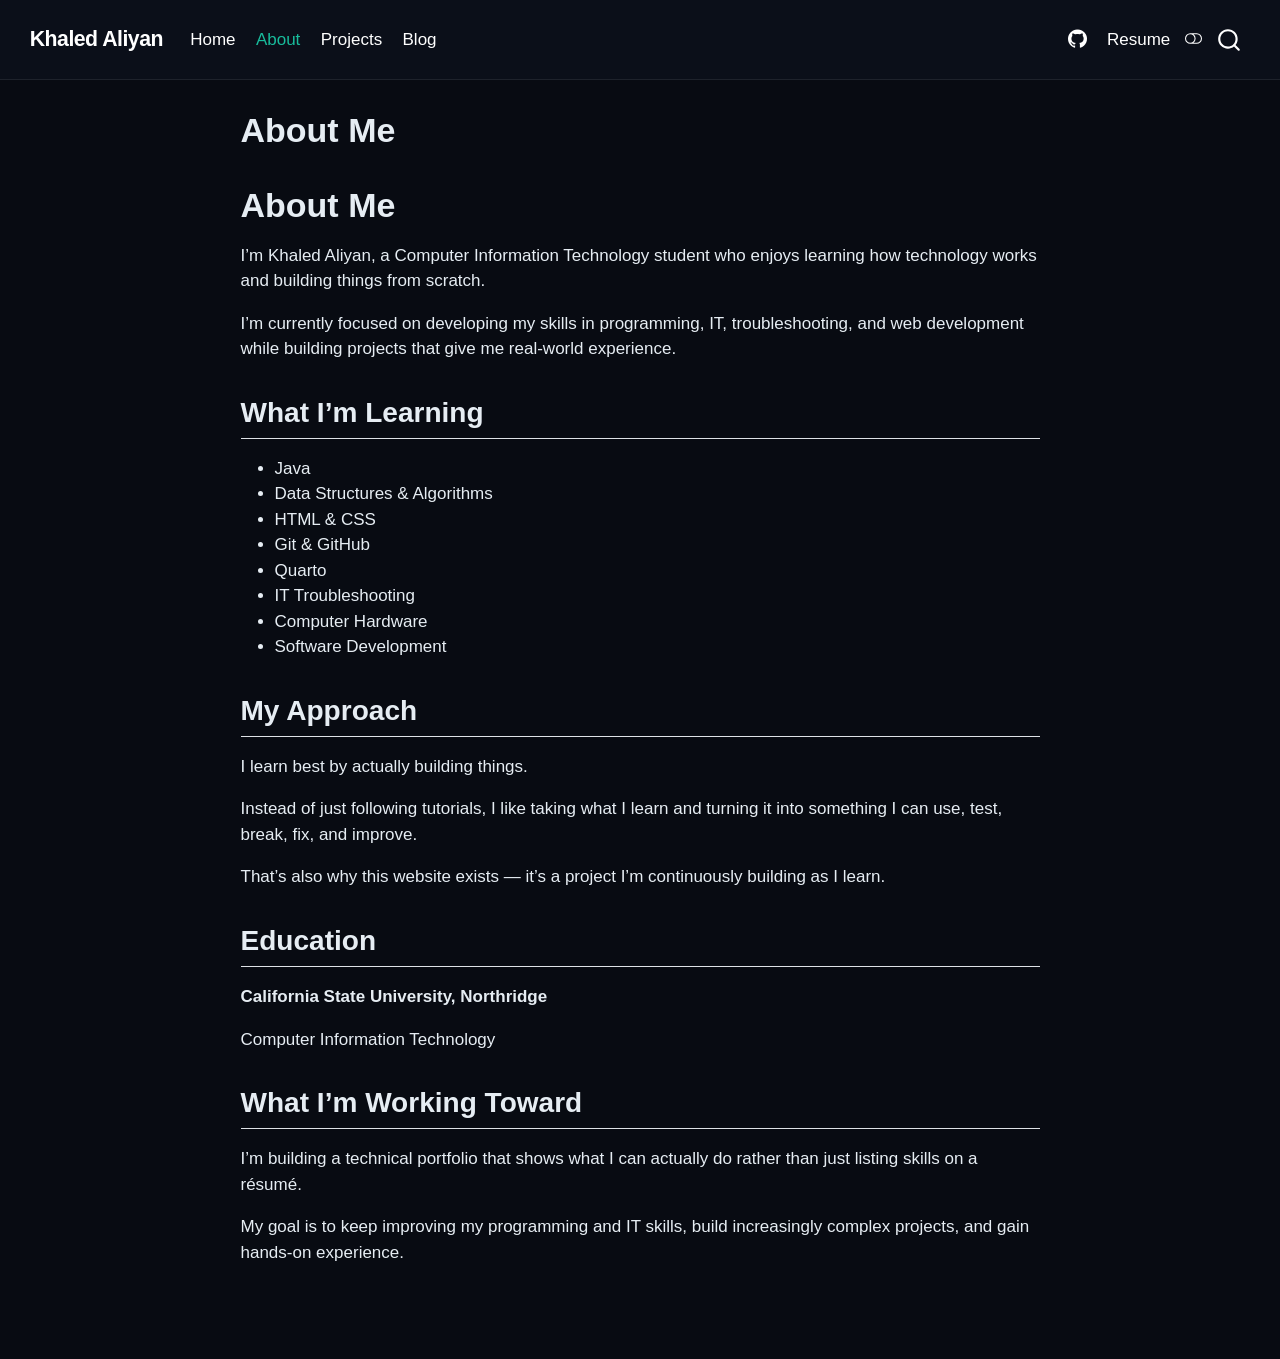
<file: about.html>
<!DOCTYPE html>
<html xmlns="http://www.w3.org/1999/xhtml" lang="en" xml:lang="en"><head>

<meta charset="utf-8">
<meta name="generator" content="quarto-1.10.18">

<meta name="viewport" content="width=device-width, initial-scale=1.0, user-scalable=yes">


<title>About Me – Khaled Aliyan</title>
<style>
/* Default styles provided by pandoc.
** See https://pandoc.org/MANUAL.html#variables-for-html for config info.
*/
span.smallcaps{font-variant: small-caps;}
div.columns{display: flex; gap: 1.5em;}
div.column{flex: auto;}
@media screen {
div.columns{gap: min(4vw, 1.5em);}
div.column{overflow-x: auto;}
}
div.hanging-indent{margin-left: 1.5em; text-indent: -1.5em;}
ul.task-list{list-style: none;}
ul.task-list li input[type="checkbox"] {
  width: 0.8em;
  margin: 0 0.8em 0.2em -1em; /* quarto-specific, see https://github.com/quarto-dev/quarto-cli/issues/4556 */ 
  vertical-align: middle;
}
</style>


<script src="site_libs/quarto-nav/quarto-nav.js"></script>
<script src="site_libs/quarto-nav/headroom.min.js"></script>
<script src="site_libs/clipboard/clipboard.min.js"></script>
<script src="site_libs/quarto-search/autocomplete.umd.js"></script>
<script src="site_libs/quarto-search/fuse.min.js"></script>
<script src="site_libs/quarto-search/quarto-search.js"></script>
<meta name="quarto:offset" content="./">
<script src="site_libs/quarto-html/quarto.js" type="module"></script>
<script src="site_libs/quarto-html/tabsets/tabsets.js" type="module"></script>
<script src="site_libs/quarto-html/popper.min.js"></script>
<script src="site_libs/quarto-html/tippy.umd.min.js"></script>
<script src="site_libs/quarto-html/anchor.min.js"></script>
<link href="site_libs/quarto-html/tippy.css" rel="stylesheet">
<link href="site_libs/quarto-html/quarto-syntax-highlighting-64a204ab8560d761af7679ceaba22944.css" rel="stylesheet" class="quarto-color-scheme" id="quarto-text-highlighting-styles">
<link href="site_libs/quarto-html/quarto-syntax-highlighting-dark-b85bc7c33db8c58e0ec93c3465666fed.css" rel="stylesheet" class="quarto-color-scheme quarto-color-alternate" id="quarto-text-highlighting-styles">
<link href="site_libs/quarto-html/quarto-syntax-highlighting-64a204ab8560d761af7679ceaba22944.css" rel="stylesheet" class="quarto-color-scheme-extra" id="quarto-text-highlighting-styles">
<script src="site_libs/bootstrap/bootstrap.min.js"></script>
<link href="site_libs/bootstrap/bootstrap-icons.css" rel="stylesheet">
<link href="site_libs/bootstrap/bootstrap-cd092d51cd3bb0ca54054c2b993dcbe6.min.css" rel="stylesheet" append-hash="true" class="quarto-color-scheme" id="quarto-bootstrap" data-mode="light">
<link href="site_libs/bootstrap/bootstrap-dark-961febe00321bb250d95f6c885be5237.min.css" rel="stylesheet" append-hash="true" class="quarto-color-scheme quarto-color-alternate" id="quarto-bootstrap" data-mode="dark">
<link href="site_libs/bootstrap/bootstrap-cd092d51cd3bb0ca54054c2b993dcbe6.min.css" rel="stylesheet" append-hash="true" class="quarto-color-scheme-extra" id="quarto-bootstrap" data-mode="light">
<script id="quarto-search-options" type="application/json">{
  "location": "navbar",
  "copy-button": false,
  "collapse-after": 3,
  "panel-placement": "end",
  "type": "overlay",
  "limit": 50,
  "keyboard-shortcut": [
    "f",
    "/",
    "s"
  ],
  "show-item-context": false,
  "language": {
    "search-no-results-text": "No results",
    "search-matching-documents-text": "matching documents",
    "search-copy-link-title": "Copy link to search",
    "search-hide-matches-text": "Hide additional matches",
    "search-more-match-text": "more match in this document",
    "search-more-matches-text": "more matches in this document",
    "search-clear-button-title": "Clear",
    "search-text-placeholder": "",
    "search-detached-cancel-button-title": "Cancel",
    "search-submit-button-title": "Submit",
    "search-label": "Search"
  }
}</script>
<style>html{ scroll-behavior: smooth; }</style>


<link rel="stylesheet" href="styles.css">
</head>

<body class="nav-fixed fullcontent quarto-light"><script id="quarto-html-before-body" type="application/javascript">
    const toggleBodyColorMode = (bsSheetEl) => {
      const mode = bsSheetEl.getAttribute("data-mode");
      const bodyEl = window.document.querySelector("body");
      if (mode === "dark") {
        bodyEl.classList.add("quarto-dark");
        bodyEl.classList.remove("quarto-light");
      } else {
        bodyEl.classList.add("quarto-light");
        bodyEl.classList.remove("quarto-dark");
      }
    }
    const toggleBodyColorPrimary = () => {
      const bsSheetEl = window.document.querySelector("link#quarto-bootstrap:not([rel=disabled-stylesheet])");
      if (bsSheetEl) {
        toggleBodyColorMode(bsSheetEl);
      }
    }
    const setColorSchemeToggle = (alternate) => {
      const toggles = window.document.querySelectorAll('.quarto-color-scheme-toggle');
      for (let i=0; i < toggles.length; i++) {
        const toggle = toggles[i];
        if (toggle) {
          if (alternate) {
            toggle.classList.add("alternate");
          } else {
            toggle.classList.remove("alternate");
          }
        }
      }
    };
    const toggleColorMode = (alternate) => {
      // Switch the stylesheets
      const primaryStylesheets = window.document.querySelectorAll('link.quarto-color-scheme:not(.quarto-color-alternate)');
      const alternateStylesheets = window.document.querySelectorAll('link.quarto-color-scheme.quarto-color-alternate');
      manageTransitions('#quarto-margin-sidebar .nav-link', false);
      if (alternate) {
        // note: dark is layered on light, we don't disable primary!
        enableStylesheet(alternateStylesheets);
        for (const sheetNode of alternateStylesheets) {
          if (sheetNode.id === "quarto-bootstrap") {
            toggleBodyColorMode(sheetNode);
          }
        }
      } else {
        disableStylesheet(alternateStylesheets);
        enableStylesheet(primaryStylesheets)
        toggleBodyColorPrimary();
      }
      manageTransitions('#quarto-margin-sidebar .nav-link', true);
      // Switch the toggles
      setColorSchemeToggle(alternate)
      // Hack to workaround the fact that safari doesn't
      // properly recolor the scrollbar when toggling (#1455)
      if (navigator.userAgent.indexOf('Safari') > 0 && navigator.userAgent.indexOf('Chrome') == -1) {
        manageTransitions("body", false);
        window.scrollTo(0, 1);
        setTimeout(() => {
          window.scrollTo(0, 0);
          manageTransitions("body", true);
        }, 40);
      }
    }
    const disableStylesheet = (stylesheets) => {
      for (let i=0; i < stylesheets.length; i++) {
        const stylesheet = stylesheets[i];
        stylesheet.rel = 'disabled-stylesheet';
      }
    }
    const enableStylesheet = (stylesheets) => {
      for (let i=0; i < stylesheets.length; i++) {
        const stylesheet = stylesheets[i];
        if(stylesheet.rel !== 'stylesheet') { // for Chrome, which will still FOUC without this check
          stylesheet.rel = 'stylesheet';
        }
      }
    }
    const manageTransitions = (selector, allowTransitions) => {
      const els = window.document.querySelectorAll(selector);
      for (let i=0; i < els.length; i++) {
        const el = els[i];
        if (allowTransitions) {
          el.classList.remove('notransition');
        } else {
          el.classList.add('notransition');
        }
      }
    }
    const isFileUrl = () => {
      return window.location.protocol === 'file:';
    }
    const hasAlternateSentinel = () => {
      let styleSentinel = getColorSchemeSentinel();
      if (styleSentinel !== null) {
        return styleSentinel === "alternate";
      } else {
        return false;
      }
    }
    const setStyleSentinel = (alternate) => {
      const value = alternate ? "alternate" : "default";
      if (!isFileUrl()) {
        window.localStorage.setItem("quarto-color-scheme", value);
      } else {
        localAlternateSentinel = value;
      }
    }
    const getColorSchemeSentinel = () => {
      if (!isFileUrl()) {
        const storageValue = window.localStorage.getItem("quarto-color-scheme");
        return storageValue != null ? storageValue : localAlternateSentinel;
      } else {
        return localAlternateSentinel;
      }
    }
    const toggleGiscusIfUsed = (isAlternate, darkModeDefault) => {
      const baseTheme = document.querySelector('#giscus-base-theme')?.value ?? 'light';
      const alternateTheme = document.querySelector('#giscus-alt-theme')?.value ?? 'dark';
      let newTheme = '';
      if(authorPrefersDark) {
        newTheme = isAlternate ? baseTheme : alternateTheme;
      } else {
        newTheme = isAlternate ? alternateTheme : baseTheme;
      }
      const changeGiscusTheme = () => {
        // From: https://github.com/giscus/giscus/issues/336
        const sendMessage = (message) => {
          const iframe = document.querySelector('iframe.giscus-frame');
          if (!iframe) return;
          iframe.contentWindow.postMessage({ giscus: message }, 'https://giscus.app');
        }
        sendMessage({
          setConfig: {
            theme: newTheme
          }
        });
      }
      const isGiscussLoaded = window.document.querySelector('iframe.giscus-frame') !== null;
      if (isGiscussLoaded) {
        changeGiscusTheme();
      }
    };
    const authorPrefersDark = false;
    const darkModeDefault = authorPrefersDark;
      document.querySelector('link#quarto-text-highlighting-styles.quarto-color-scheme-extra').rel = 'disabled-stylesheet';
      document.querySelector('link#quarto-bootstrap.quarto-color-scheme-extra').rel = 'disabled-stylesheet';
    let localAlternateSentinel = darkModeDefault ? 'alternate' : 'default';
    // Dark / light mode switch
    window.quartoToggleColorScheme = () => {
      // Read the current dark / light value
      let toAlternate = !hasAlternateSentinel();
      toggleColorMode(toAlternate);
      setStyleSentinel(toAlternate);
      toggleGiscusIfUsed(toAlternate, darkModeDefault);
      window.dispatchEvent(new Event('resize'));
    };
    // Switch to dark mode if need be
    if (hasAlternateSentinel()) {
      toggleColorMode(true);
    } else {
      toggleColorMode(false);
    }
  </script>

<div id="quarto-search-results"></div>
  <header id="quarto-header" class="headroom fixed-top">
    <nav class="navbar navbar-expand-lg " data-bs-theme="dark">
      <div class="navbar-container container-fluid">
      <div class="navbar-brand-container mx-auto">
    <a class="navbar-brand" href="./index.html">
    <span class="navbar-title">Khaled Aliyan</span>
    </a>
  </div>
            <div id="quarto-search" class="" title="Search"></div>
          <button class="navbar-toggler" type="button" data-bs-toggle="collapse" data-bs-target="#navbarCollapse" aria-controls="navbarCollapse" role="menu" aria-expanded="false" aria-label="Toggle navigation" onclick="if (window.quartoToggleHeadroom) { window.quartoToggleHeadroom(); }">
  <span class="navbar-toggler-icon"></span>
</button>
          <div class="collapse navbar-collapse" id="navbarCollapse">
            <ul class="navbar-nav navbar-nav-scroll me-auto">
  <li class="nav-item">
    <a class="nav-link" href="./index.html"> 
<span class="menu-text">Home</span></a>
  </li>  
  <li class="nav-item">
    <a class="nav-link active" href="./about.html" aria-current="page"> 
<span class="menu-text">About</span></a>
  </li>  
  <li class="nav-item">
    <a class="nav-link" href="./projects.html"> 
<span class="menu-text">Projects</span></a>
  </li>  
  <li class="nav-item">
    <a class="nav-link" href="./blog/index.html"> 
<span class="menu-text">Blog</span></a>
  </li>  
</ul>
            <ul class="navbar-nav navbar-nav-scroll ms-auto">
  <li class="nav-item compact">
    <a class="nav-link" href="https://github.com/KhaledAliyanCS"> <i class="bi bi-github" role="img">
</i> 
<span class="menu-text"></span></a>
  </li>  
  <li class="nav-item">
    <a class="nav-link" href="./resume.pdf"> 
<span class="menu-text">Resume</span></a>
  </li>  
</ul>
          </div> <!-- /navcollapse -->
            <div class="quarto-navbar-tools">
  <a href="" class="quarto-color-scheme-toggle quarto-navigation-tool  px-1" onclick="window.quartoToggleColorScheme(); return false;" title="Toggle dark mode"><i class="bi"></i></a>
</div>
      </div> <!-- /container-fluid -->
    </nav>
</header>
<!-- content -->
<div id="quarto-content" class="quarto-container page-columns page-rows-contents page-layout-article page-navbar">
<!-- sidebar -->
<!-- margin-sidebar -->
    
<!-- main -->
<main class="content" id="quarto-document-content">


<header id="title-block-header" class="quarto-title-block default">
<div class="quarto-title">
<h1 class="title">About Me</h1>
</div>



<div class="quarto-title-meta">

    
  
    
  </div>
  


</header>


<section id="about-me" class="level1">
<h1>About Me</h1>
<p>I’m Khaled Aliyan, a Computer Information Technology student who enjoys learning how technology works and building things from scratch.</p>
<p>I’m currently focused on developing my skills in programming, IT, troubleshooting, and web development while building projects that give me real-world experience.</p>
<section id="what-im-learning" class="level2">
<h2 class="anchored" data-anchor-id="what-im-learning">What I’m Learning</h2>
<ul>
<li>Java</li>
<li>Data Structures &amp; Algorithms</li>
<li>HTML &amp; CSS</li>
<li>Git &amp; GitHub</li>
<li>Quarto</li>
<li>IT Troubleshooting</li>
<li>Computer Hardware</li>
<li>Software Development</li>
</ul>
</section>
<section id="my-approach" class="level2">
<h2 class="anchored" data-anchor-id="my-approach">My Approach</h2>
<p>I learn best by actually building things.</p>
<p>Instead of just following tutorials, I like taking what I learn and turning it into something I can use, test, break, fix, and improve.</p>
<p>That’s also why this website exists — it’s a project I’m continuously building as I learn.</p>
</section>
<section id="education" class="level2">
<h2 class="anchored" data-anchor-id="education">Education</h2>
<p><strong>California State University, Northridge</strong></p>
<p>Computer Information Technology</p>
</section>
<section id="what-im-working-toward" class="level2">
<h2 class="anchored" data-anchor-id="what-im-working-toward">What I’m Working Toward</h2>
<p>I’m building a technical portfolio that shows what I can actually do rather than just listing skills on a résumé.</p>
<p>My goal is to keep improving my programming and IT skills, build increasingly complex projects, and gain hands-on experience.</p>


</section>
</section>

</main> <!-- /main -->
<script id="quarto-html-after-body" type="application/javascript">
  window.document.addEventListener("DOMContentLoaded", function (event) {
    // Ensure there is a toggle, if there isn't float one in the top right
    if (window.document.querySelector('.quarto-color-scheme-toggle') === null) {
      const a = window.document.createElement('a');
      a.classList.add('top-right');
      a.classList.add('quarto-color-scheme-toggle');
      a.href = "";
      a.onclick = function() { try { window.quartoToggleColorScheme(); } catch {} return false; };
      const i = window.document.createElement("i");
      i.classList.add('bi');
      a.appendChild(i);
      window.document.body.appendChild(a);
    }
    setColorSchemeToggle(hasAlternateSentinel())
    const icon = "";
    const anchorJS = new window.AnchorJS();
    anchorJS.options = {
      placement: 'right',
      icon: icon
    };
    anchorJS.add('.anchored');
    const isCodeAnnotation = (el) => {
      for (const clz of el.classList) {
        if (clz.startsWith('code-annotation-')) {                     
          return true;
        }
      }
      return false;
    }
    const onCopySuccess = function(e) {
      // button target
      const button = e.trigger;
      // don't keep focus
      button.blur();
      // flash "checked"
      button.classList.add('code-copy-button-checked');
      var currentTitle = button.getAttribute("title");
      button.setAttribute("title", "Copied!");
      let tooltip;
      if (window.bootstrap) {
        button.setAttribute("data-bs-toggle", "tooltip");
        button.setAttribute("data-bs-placement", "left");
        button.setAttribute("data-bs-title", "Copied!");
        tooltip = new bootstrap.Tooltip(button, 
          { trigger: "manual", 
            customClass: "code-copy-button-tooltip",
            offset: [0, -8]});
        tooltip.show();    
      }
      setTimeout(function() {
        if (tooltip) {
          tooltip.hide();
          button.removeAttribute("data-bs-title");
          button.removeAttribute("data-bs-toggle");
          button.removeAttribute("data-bs-placement");
        }
        button.setAttribute("title", currentTitle);
        button.classList.remove('code-copy-button-checked');
      }, 1000);
      // clear code selection
      e.clearSelection();
    }
    const getTextToCopy = function(trigger) {
      const outerScaffold = trigger.parentElement.cloneNode(true);
      const codeEl = outerScaffold.querySelector('code');
      for (const childEl of codeEl.children) {
        if (isCodeAnnotation(childEl)) {
          childEl.remove();
        }
      }
      return codeEl.innerText;
    }
    const clipboard = new window.ClipboardJS('.code-copy-button:not([data-in-quarto-modal])', {
      text: getTextToCopy
    });
    clipboard.on('success', onCopySuccess);
    if (window.document.getElementById('quarto-embedded-source-code-modal')) {
      const clipboardModal = new window.ClipboardJS('.code-copy-button[data-in-quarto-modal]', {
        text: getTextToCopy,
        container: window.document.getElementById('quarto-embedded-source-code-modal')
      });
      clipboardModal.on('success', onCopySuccess);
    }
      var localhostRegex = new RegExp(/^(?:http|https):\/\/localhost\:?[0-9]*\//);
      var mailtoRegex = new RegExp(/^mailto:/);
        var filterRegex = new RegExp("https:\/\/KhaledAliyanCS\.github\.io\/");
      var isInternal = (href) => {
          return filterRegex.test(href) || localhostRegex.test(href) || mailtoRegex.test(href);
      }
      // Inspect non-navigation links and adorn them if external
     var links = window.document.querySelectorAll('a[href]:not(.nav-link):not(.navbar-brand):not(.toc-action):not(.sidebar-link):not(.sidebar-item-toggle):not(.pagination-link):not(.no-external):not([aria-hidden]):not(.dropdown-item):not(.quarto-navigation-tool):not(.about-link)');
      for (var i=0; i<links.length; i++) {
        const link = links[i];
        if (!isInternal(link.href)) {
          // undo the damage that might have been done by quarto-nav.js in the case of
          // links that we want to consider external
          if (link.dataset.originalHref !== undefined) {
            link.href = link.dataset.originalHref;
          }
        }
      }
    function tippyHover(el, contentFn, onTriggerFn, onUntriggerFn) {
      const config = {
        allowHTML: true,
        maxWidth: 500,
        delay: 100,
        arrow: false,
        appendTo: function(el) {
            return el.parentElement;
        },
        interactive: true,
        interactiveBorder: 10,
        theme: 'quarto',
        placement: 'bottom-start',
      };
      if (contentFn) {
        config.content = contentFn;
      }
      if (onTriggerFn) {
        config.onTrigger = onTriggerFn;
      }
      if (onUntriggerFn) {
        config.onUntrigger = onUntriggerFn;
      }
      window.tippy(el, config); 
    }
    const noterefs = window.document.querySelectorAll('a[role="doc-noteref"]');
    for (var i=0; i<noterefs.length; i++) {
      const ref = noterefs[i];
      tippyHover(ref, function() {
        // use id or data attribute instead here
        let href = ref.getAttribute('data-footnote-href') || ref.getAttribute('href');
        try { href = new URL(href).hash; } catch {}
        const id = href.replace(/^#\/?/, "");
        const note = window.document.getElementById(id);
        if (note) {
          return note.innerHTML;
        } else {
          return "";
        }
      });
    }
    const xrefs = window.document.querySelectorAll('a.quarto-xref');
    const processXRef = (id, note) => {
      // Strip column container classes
      const stripColumnClz = (el) => {
        el.classList.remove("page-full", "page-columns");
        if (el.children) {
          for (const child of el.children) {
            stripColumnClz(child);
          }
        }
      }
      stripColumnClz(note)
      if (id === null || id.startsWith('sec-')) {
        // Special case sections, only their first couple elements
        const container = document.createElement("div");
        if (note.children && note.children.length > 2) {
          container.appendChild(note.children[0].cloneNode(true));
          for (let i = 1; i < note.children.length; i++) {
            const child = note.children[i];
            if (child.tagName === "P" && child.innerText === "") {
              continue;
            } else {
              container.appendChild(child.cloneNode(true));
              break;
            }
          }
          if (window.Quarto?.typesetMath) {
            window.Quarto.typesetMath(container);
          }
          return container.innerHTML
        } else {
          if (window.Quarto?.typesetMath) {
            window.Quarto.typesetMath(note);
          }
          return note.innerHTML;
        }
      } else {
        // Remove any anchor links if they are present
        const anchorLink = note.querySelector('a.anchorjs-link');
        if (anchorLink) {
          anchorLink.remove();
        }
        if (window.Quarto?.typesetMath) {
          window.Quarto.typesetMath(note);
        }
        if (note.classList.contains("callout")) {
          return note.outerHTML;
        } else {
          return note.innerHTML;
        }
      }
    }
    for (var i=0; i<xrefs.length; i++) {
      const xref = xrefs[i];
      tippyHover(xref, undefined, function(instance) {
        instance.disable();
        let url = xref.getAttribute('href');
        let hash = undefined; 
        if (url.startsWith('#')) {
          hash = url;
        } else {
          try { hash = new URL(url).hash; } catch {}
        }
        if (hash) {
          const id = hash.replace(/^#\/?/, "");
          const note = window.document.getElementById(id);
          if (note !== null) {
            try {
              const html = processXRef(id, note.cloneNode(true));
              instance.setContent(html);
            } finally {
              instance.enable();
              instance.show();
            }
          } else {
            // See if we can fetch this
            fetch(url.split('#')[0])
            .then(res => res.text())
            .then(html => {
              const parser = new DOMParser();
              const htmlDoc = parser.parseFromString(html, "text/html");
              const note = htmlDoc.getElementById(id);
              if (note !== null) {
                const html = processXRef(id, note);
                instance.setContent(html);
              } 
            }).finally(() => {
              instance.enable();
              instance.show();
            });
          }
        } else {
          // See if we can fetch a full url (with no hash to target)
          // This is a special case and we should probably do some content thinning / targeting
          fetch(url)
          .then(res => res.text())
          .then(html => {
            const parser = new DOMParser();
            const htmlDoc = parser.parseFromString(html, "text/html");
            const note = htmlDoc.querySelector('main.content');
            if (note !== null) {
              // This should only happen for chapter cross references
              // (since there is no id in the URL)
              // remove the first header
              if (note.children.length > 0 && note.children[0].tagName === "HEADER") {
                note.children[0].remove();
              }
              const html = processXRef(null, note);
              instance.setContent(html);
            } 
          }).finally(() => {
            instance.enable();
            instance.show();
          });
        }
      }, function(instance) {
      });
    }
        let selectedAnnoteEl;
        const selectorForAnnotation = ( cell, annotation) => {
          let cellAttr = 'data-code-cell="' + cell + '"';
          let lineAttr = 'data-code-annotation="' +  annotation + '"';
          const selector = 'span[' + cellAttr + '][' + lineAttr + ']';
          return selector;
        }
        const selectCodeLines = (annoteEl) => {
          const doc = window.document;
          const targetCell = annoteEl.getAttribute("data-target-cell");
          const targetAnnotation = annoteEl.getAttribute("data-target-annotation");
          const annoteSpan = window.document.querySelector(selectorForAnnotation(targetCell, targetAnnotation));
          const lines = annoteSpan.getAttribute("data-code-lines").split(",");
          const lineIds = lines.map((line) => {
            return targetCell + "-" + line;
          })
          let top = null;
          let height = null;
          let parent = null;
          if (lineIds.length > 0) {
              //compute the position of the single el (top and bottom and make a div)
              const el = window.document.getElementById(lineIds[0]);
              top = el.offsetTop;
              height = el.offsetHeight;
              parent = el.parentElement.parentElement;
            if (lineIds.length > 1) {
              const lastEl = window.document.getElementById(lineIds[lineIds.length - 1]);
              const bottom = lastEl.offsetTop + lastEl.offsetHeight;
              height = bottom - top;
            }
            if (top !== null && height !== null && parent !== null) {
              // cook up a div (if necessary) and position it 
              let div = window.document.getElementById("code-annotation-line-highlight");
              if (div === null) {
                div = window.document.createElement("div");
                div.setAttribute("id", "code-annotation-line-highlight");
                div.style.position = 'absolute';
                parent.appendChild(div);
              }
              div.style.top = top - 2 + "px";
              div.style.height = height + 4 + "px";
              div.style.left = 0;
              let gutterDiv = window.document.getElementById("code-annotation-line-highlight-gutter");
              if (gutterDiv === null) {
                gutterDiv = window.document.createElement("div");
                gutterDiv.setAttribute("id", "code-annotation-line-highlight-gutter");
                gutterDiv.style.position = 'absolute';
                const codeCell = window.document.getElementById(targetCell);
                const gutter = codeCell.querySelector('.code-annotation-gutter');
                gutter.appendChild(gutterDiv);
              }
              gutterDiv.style.top = top - 2 + "px";
              gutterDiv.style.height = height + 4 + "px";
            }
            selectedAnnoteEl = annoteEl;
          }
        };
        const unselectCodeLines = () => {
          const elementsIds = ["code-annotation-line-highlight", "code-annotation-line-highlight-gutter"];
          elementsIds.forEach((elId) => {
            const div = window.document.getElementById(elId);
            if (div) {
              div.remove();
            }
          });
          selectedAnnoteEl = undefined;
        };
          // Handle positioning of the toggle
      window.addEventListener(
        "resize",
        throttle(() => {
          elRect = undefined;
          if (selectedAnnoteEl) {
            selectCodeLines(selectedAnnoteEl);
          }
        }, 10)
      );
      function throttle(fn, ms) {
      let throttle = false;
      let timer;
        return (...args) => {
          if(!throttle) { // first call gets through
              fn.apply(this, args);
              throttle = true;
          } else { // all the others get throttled
              if(timer) clearTimeout(timer); // cancel #2
              timer = setTimeout(() => {
                fn.apply(this, args);
                timer = throttle = false;
              }, ms);
          }
        };
      }
        // Attach click handler to the DT
        const annoteDls = window.document.querySelectorAll('dt[data-target-cell]');
        for (const annoteDlNode of annoteDls) {
          annoteDlNode.addEventListener('click', (event) => {
            const clickedEl = event.target;
            if (clickedEl !== selectedAnnoteEl) {
              unselectCodeLines();
              const activeEl = window.document.querySelector('dt[data-target-cell].code-annotation-active');
              if (activeEl) {
                activeEl.classList.remove('code-annotation-active');
              }
              selectCodeLines(clickedEl);
              clickedEl.classList.add('code-annotation-active');
            } else {
              // Unselect the line
              unselectCodeLines();
              clickedEl.classList.remove('code-annotation-active');
            }
          });
        }
    const findCites = (el) => {
      const parentEl = el.parentElement;
      if (parentEl) {
        const cites = parentEl.dataset.cites;
        if (cites) {
          return {
            el,
            cites: cites.split(' ')
          };
        } else {
          return findCites(el.parentElement)
        }
      } else {
        return undefined;
      }
    };
    var bibliorefs = window.document.querySelectorAll('a[role="doc-biblioref"]');
    for (var i=0; i<bibliorefs.length; i++) {
      const ref = bibliorefs[i];
      const citeInfo = findCites(ref);
      if (citeInfo) {
        tippyHover(citeInfo.el, function() {
          var popup = window.document.createElement('div');
          citeInfo.cites.forEach(function(cite) {
            var citeDiv = window.document.createElement('div');
            citeDiv.classList.add('hanging-indent');
            citeDiv.classList.add('csl-entry');
            var biblioDiv = window.document.getElementById('ref-' + cite);
            if (biblioDiv) {
              citeDiv.innerHTML = biblioDiv.innerHTML;
            }
            popup.appendChild(citeDiv);
          });
          return popup.innerHTML;
        });
      }
    }
  });
  </script>
</div> <!-- /content -->




<script src="site_libs/quarto-html/zenscroll-min.js"></script>
</body></html>
</file>
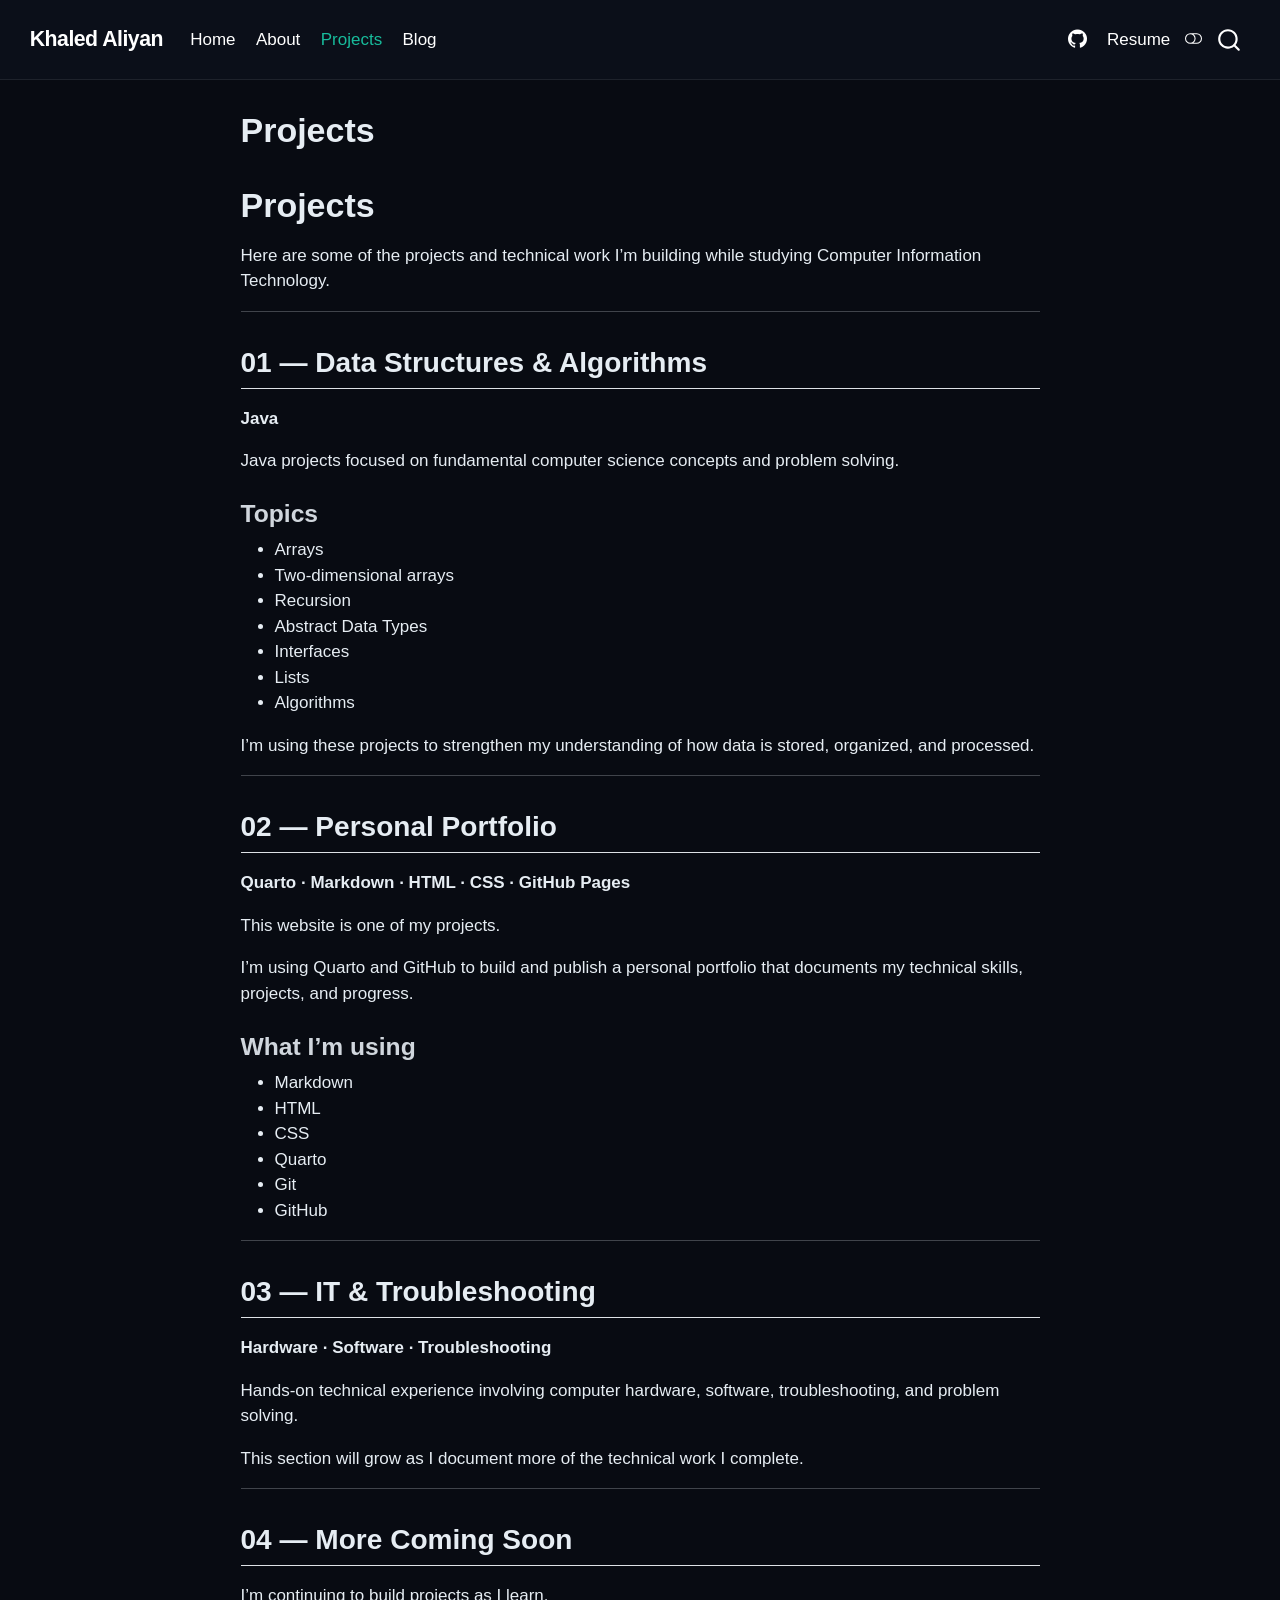
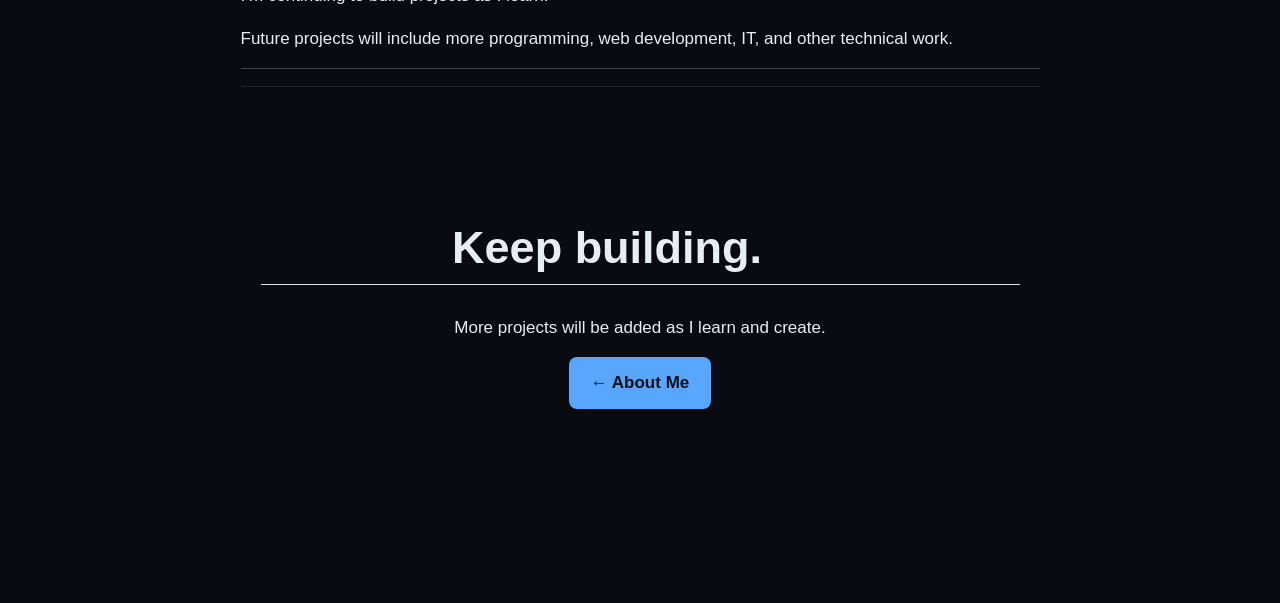
<file: projects.html>
<!DOCTYPE html>
<html xmlns="http://www.w3.org/1999/xhtml" lang="en" xml:lang="en"><head>

<meta charset="utf-8">
<meta name="generator" content="quarto-1.10.18">

<meta name="viewport" content="width=device-width, initial-scale=1.0, user-scalable=yes">


<title>Projects – Khaled Aliyan</title>
<style>
/* Default styles provided by pandoc.
** See https://pandoc.org/MANUAL.html#variables-for-html for config info.
*/
span.smallcaps{font-variant: small-caps;}
div.columns{display: flex; gap: 1.5em;}
div.column{flex: auto;}
@media screen {
div.columns{gap: min(4vw, 1.5em);}
div.column{overflow-x: auto;}
}
div.hanging-indent{margin-left: 1.5em; text-indent: -1.5em;}
ul.task-list{list-style: none;}
ul.task-list li input[type="checkbox"] {
  width: 0.8em;
  margin: 0 0.8em 0.2em -1em; /* quarto-specific, see https://github.com/quarto-dev/quarto-cli/issues/4556 */ 
  vertical-align: middle;
}
</style>


<script src="site_libs/quarto-nav/quarto-nav.js"></script>
<script src="site_libs/quarto-nav/headroom.min.js"></script>
<script src="site_libs/clipboard/clipboard.min.js"></script>
<script src="site_libs/quarto-search/autocomplete.umd.js"></script>
<script src="site_libs/quarto-search/fuse.min.js"></script>
<script src="site_libs/quarto-search/quarto-search.js"></script>
<meta name="quarto:offset" content="./">
<script src="site_libs/quarto-html/quarto.js" type="module"></script>
<script src="site_libs/quarto-html/tabsets/tabsets.js" type="module"></script>
<script src="site_libs/quarto-html/popper.min.js"></script>
<script src="site_libs/quarto-html/tippy.umd.min.js"></script>
<script src="site_libs/quarto-html/anchor.min.js"></script>
<link href="site_libs/quarto-html/tippy.css" rel="stylesheet">
<link href="site_libs/quarto-html/quarto-syntax-highlighting-64a204ab8560d761af7679ceaba22944.css" rel="stylesheet" class="quarto-color-scheme" id="quarto-text-highlighting-styles">
<link href="site_libs/quarto-html/quarto-syntax-highlighting-dark-b85bc7c33db8c58e0ec93c3465666fed.css" rel="stylesheet" class="quarto-color-scheme quarto-color-alternate" id="quarto-text-highlighting-styles">
<link href="site_libs/quarto-html/quarto-syntax-highlighting-64a204ab8560d761af7679ceaba22944.css" rel="stylesheet" class="quarto-color-scheme-extra" id="quarto-text-highlighting-styles">
<script src="site_libs/bootstrap/bootstrap.min.js"></script>
<link href="site_libs/bootstrap/bootstrap-icons.css" rel="stylesheet">
<link href="site_libs/bootstrap/bootstrap-cd092d51cd3bb0ca54054c2b993dcbe6.min.css" rel="stylesheet" append-hash="true" class="quarto-color-scheme" id="quarto-bootstrap" data-mode="light">
<link href="site_libs/bootstrap/bootstrap-dark-961febe00321bb250d95f6c885be5237.min.css" rel="stylesheet" append-hash="true" class="quarto-color-scheme quarto-color-alternate" id="quarto-bootstrap" data-mode="dark">
<link href="site_libs/bootstrap/bootstrap-cd092d51cd3bb0ca54054c2b993dcbe6.min.css" rel="stylesheet" append-hash="true" class="quarto-color-scheme-extra" id="quarto-bootstrap" data-mode="light">
<script id="quarto-search-options" type="application/json">{
  "location": "navbar",
  "copy-button": false,
  "collapse-after": 3,
  "panel-placement": "end",
  "type": "overlay",
  "limit": 50,
  "keyboard-shortcut": [
    "f",
    "/",
    "s"
  ],
  "show-item-context": false,
  "language": {
    "search-no-results-text": "No results",
    "search-matching-documents-text": "matching documents",
    "search-copy-link-title": "Copy link to search",
    "search-hide-matches-text": "Hide additional matches",
    "search-more-match-text": "more match in this document",
    "search-more-matches-text": "more matches in this document",
    "search-clear-button-title": "Clear",
    "search-text-placeholder": "",
    "search-detached-cancel-button-title": "Cancel",
    "search-submit-button-title": "Submit",
    "search-label": "Search"
  }
}</script>
<style>html{ scroll-behavior: smooth; }</style>


<link rel="stylesheet" href="styles.css">
</head>

<body class="nav-fixed fullcontent quarto-light"><script id="quarto-html-before-body" type="application/javascript">
    const toggleBodyColorMode = (bsSheetEl) => {
      const mode = bsSheetEl.getAttribute("data-mode");
      const bodyEl = window.document.querySelector("body");
      if (mode === "dark") {
        bodyEl.classList.add("quarto-dark");
        bodyEl.classList.remove("quarto-light");
      } else {
        bodyEl.classList.add("quarto-light");
        bodyEl.classList.remove("quarto-dark");
      }
    }
    const toggleBodyColorPrimary = () => {
      const bsSheetEl = window.document.querySelector("link#quarto-bootstrap:not([rel=disabled-stylesheet])");
      if (bsSheetEl) {
        toggleBodyColorMode(bsSheetEl);
      }
    }
    const setColorSchemeToggle = (alternate) => {
      const toggles = window.document.querySelectorAll('.quarto-color-scheme-toggle');
      for (let i=0; i < toggles.length; i++) {
        const toggle = toggles[i];
        if (toggle) {
          if (alternate) {
            toggle.classList.add("alternate");
          } else {
            toggle.classList.remove("alternate");
          }
        }
      }
    };
    const toggleColorMode = (alternate) => {
      // Switch the stylesheets
      const primaryStylesheets = window.document.querySelectorAll('link.quarto-color-scheme:not(.quarto-color-alternate)');
      const alternateStylesheets = window.document.querySelectorAll('link.quarto-color-scheme.quarto-color-alternate');
      manageTransitions('#quarto-margin-sidebar .nav-link', false);
      if (alternate) {
        // note: dark is layered on light, we don't disable primary!
        enableStylesheet(alternateStylesheets);
        for (const sheetNode of alternateStylesheets) {
          if (sheetNode.id === "quarto-bootstrap") {
            toggleBodyColorMode(sheetNode);
          }
        }
      } else {
        disableStylesheet(alternateStylesheets);
        enableStylesheet(primaryStylesheets)
        toggleBodyColorPrimary();
      }
      manageTransitions('#quarto-margin-sidebar .nav-link', true);
      // Switch the toggles
      setColorSchemeToggle(alternate)
      // Hack to workaround the fact that safari doesn't
      // properly recolor the scrollbar when toggling (#1455)
      if (navigator.userAgent.indexOf('Safari') > 0 && navigator.userAgent.indexOf('Chrome') == -1) {
        manageTransitions("body", false);
        window.scrollTo(0, 1);
        setTimeout(() => {
          window.scrollTo(0, 0);
          manageTransitions("body", true);
        }, 40);
      }
    }
    const disableStylesheet = (stylesheets) => {
      for (let i=0; i < stylesheets.length; i++) {
        const stylesheet = stylesheets[i];
        stylesheet.rel = 'disabled-stylesheet';
      }
    }
    const enableStylesheet = (stylesheets) => {
      for (let i=0; i < stylesheets.length; i++) {
        const stylesheet = stylesheets[i];
        if(stylesheet.rel !== 'stylesheet') { // for Chrome, which will still FOUC without this check
          stylesheet.rel = 'stylesheet';
        }
      }
    }
    const manageTransitions = (selector, allowTransitions) => {
      const els = window.document.querySelectorAll(selector);
      for (let i=0; i < els.length; i++) {
        const el = els[i];
        if (allowTransitions) {
          el.classList.remove('notransition');
        } else {
          el.classList.add('notransition');
        }
      }
    }
    const isFileUrl = () => {
      return window.location.protocol === 'file:';
    }
    const hasAlternateSentinel = () => {
      let styleSentinel = getColorSchemeSentinel();
      if (styleSentinel !== null) {
        return styleSentinel === "alternate";
      } else {
        return false;
      }
    }
    const setStyleSentinel = (alternate) => {
      const value = alternate ? "alternate" : "default";
      if (!isFileUrl()) {
        window.localStorage.setItem("quarto-color-scheme", value);
      } else {
        localAlternateSentinel = value;
      }
    }
    const getColorSchemeSentinel = () => {
      if (!isFileUrl()) {
        const storageValue = window.localStorage.getItem("quarto-color-scheme");
        return storageValue != null ? storageValue : localAlternateSentinel;
      } else {
        return localAlternateSentinel;
      }
    }
    const toggleGiscusIfUsed = (isAlternate, darkModeDefault) => {
      const baseTheme = document.querySelector('#giscus-base-theme')?.value ?? 'light';
      const alternateTheme = document.querySelector('#giscus-alt-theme')?.value ?? 'dark';
      let newTheme = '';
      if(authorPrefersDark) {
        newTheme = isAlternate ? baseTheme : alternateTheme;
      } else {
        newTheme = isAlternate ? alternateTheme : baseTheme;
      }
      const changeGiscusTheme = () => {
        // From: https://github.com/giscus/giscus/issues/336
        const sendMessage = (message) => {
          const iframe = document.querySelector('iframe.giscus-frame');
          if (!iframe) return;
          iframe.contentWindow.postMessage({ giscus: message }, 'https://giscus.app');
        }
        sendMessage({
          setConfig: {
            theme: newTheme
          }
        });
      }
      const isGiscussLoaded = window.document.querySelector('iframe.giscus-frame') !== null;
      if (isGiscussLoaded) {
        changeGiscusTheme();
      }
    };
    const authorPrefersDark = false;
    const darkModeDefault = authorPrefersDark;
      document.querySelector('link#quarto-text-highlighting-styles.quarto-color-scheme-extra').rel = 'disabled-stylesheet';
      document.querySelector('link#quarto-bootstrap.quarto-color-scheme-extra').rel = 'disabled-stylesheet';
    let localAlternateSentinel = darkModeDefault ? 'alternate' : 'default';
    // Dark / light mode switch
    window.quartoToggleColorScheme = () => {
      // Read the current dark / light value
      let toAlternate = !hasAlternateSentinel();
      toggleColorMode(toAlternate);
      setStyleSentinel(toAlternate);
      toggleGiscusIfUsed(toAlternate, darkModeDefault);
      window.dispatchEvent(new Event('resize'));
    };
    // Switch to dark mode if need be
    if (hasAlternateSentinel()) {
      toggleColorMode(true);
    } else {
      toggleColorMode(false);
    }
  </script>

<div id="quarto-search-results"></div>
  <header id="quarto-header" class="headroom fixed-top">
    <nav class="navbar navbar-expand-lg " data-bs-theme="dark">
      <div class="navbar-container container-fluid">
      <div class="navbar-brand-container mx-auto">
    <a class="navbar-brand" href="./index.html">
    <span class="navbar-title">Khaled Aliyan</span>
    </a>
  </div>
            <div id="quarto-search" class="" title="Search"></div>
          <button class="navbar-toggler" type="button" data-bs-toggle="collapse" data-bs-target="#navbarCollapse" aria-controls="navbarCollapse" role="menu" aria-expanded="false" aria-label="Toggle navigation" onclick="if (window.quartoToggleHeadroom) { window.quartoToggleHeadroom(); }">
  <span class="navbar-toggler-icon"></span>
</button>
          <div class="collapse navbar-collapse" id="navbarCollapse">
            <ul class="navbar-nav navbar-nav-scroll me-auto">
  <li class="nav-item">
    <a class="nav-link" href="./index.html"> 
<span class="menu-text">Home</span></a>
  </li>  
  <li class="nav-item">
    <a class="nav-link" href="./about.html"> 
<span class="menu-text">About</span></a>
  </li>  
  <li class="nav-item">
    <a class="nav-link active" href="./projects.html" aria-current="page"> 
<span class="menu-text">Projects</span></a>
  </li>  
  <li class="nav-item">
    <a class="nav-link" href="./blog/index.html"> 
<span class="menu-text">Blog</span></a>
  </li>  
</ul>
            <ul class="navbar-nav navbar-nav-scroll ms-auto">
  <li class="nav-item compact">
    <a class="nav-link" href="https://github.com/KhaledAliyanCS"> <i class="bi bi-github" role="img">
</i> 
<span class="menu-text"></span></a>
  </li>  
  <li class="nav-item">
    <a class="nav-link" href="./resume.pdf"> 
<span class="menu-text">Resume</span></a>
  </li>  
</ul>
          </div> <!-- /navcollapse -->
            <div class="quarto-navbar-tools">
  <a href="" class="quarto-color-scheme-toggle quarto-navigation-tool  px-1" onclick="window.quartoToggleColorScheme(); return false;" title="Toggle dark mode"><i class="bi"></i></a>
</div>
      </div> <!-- /container-fluid -->
    </nav>
</header>
<!-- content -->
<div id="quarto-content" class="quarto-container page-columns page-rows-contents page-layout-article page-navbar">
<!-- sidebar -->
<!-- margin-sidebar -->
    
<!-- main -->
<main class="content" id="quarto-document-content">


<header id="title-block-header" class="quarto-title-block default">
<div class="quarto-title">
<h1 class="title">Projects</h1>
</div>



<div class="quarto-title-meta">

    
  
    
  </div>
  


</header>


<section id="projects" class="level1">
<h1>Projects</h1>
<p>Here are some of the projects and technical work I’m building while studying Computer Information Technology.</p>
<hr>
<section id="data-structures-algorithms" class="level2">
<h2 class="anchored" data-anchor-id="data-structures-algorithms">01 — Data Structures &amp; Algorithms</h2>
<p><strong>Java</strong></p>
<p>Java projects focused on fundamental computer science concepts and problem solving.</p>
<section id="topics" class="level3">
<h3 class="anchored" data-anchor-id="topics">Topics</h3>
<ul>
<li>Arrays</li>
<li>Two-dimensional arrays</li>
<li>Recursion</li>
<li>Abstract Data Types</li>
<li>Interfaces</li>
<li>Lists</li>
<li>Algorithms</li>
</ul>
<p>I’m using these projects to strengthen my understanding of how data is stored, organized, and processed.</p>
<hr>
</section>
</section>
<section id="personal-portfolio" class="level2">
<h2 class="anchored" data-anchor-id="personal-portfolio">02 — Personal Portfolio</h2>
<p><strong>Quarto · Markdown · HTML · CSS · GitHub Pages</strong></p>
<p>This website is one of my projects.</p>
<p>I’m using Quarto and GitHub to build and publish a personal portfolio that documents my technical skills, projects, and progress.</p>
<section id="what-im-using" class="level3">
<h3 class="anchored" data-anchor-id="what-im-using">What I’m using</h3>
<ul>
<li>Markdown</li>
<li>HTML</li>
<li>CSS</li>
<li>Quarto</li>
<li>Git</li>
<li>GitHub</li>
</ul>
<hr>
</section>
</section>
<section id="it-troubleshooting" class="level2">
<h2 class="anchored" data-anchor-id="it-troubleshooting">03 — IT &amp; Troubleshooting</h2>
<p><strong>Hardware · Software · Troubleshooting</strong></p>
<p>Hands-on technical experience involving computer hardware, software, troubleshooting, and problem solving.</p>
<p>This section will grow as I document more of the technical work I complete.</p>
<hr>
</section>
<section id="more-coming-soon" class="level2">
<h2 class="anchored" data-anchor-id="more-coming-soon">04 — More Coming Soon</h2>
<p>I’m continuing to build projects as I learn.</p>
<p>Future projects will include more programming, web development, IT, and other technical work.</p>
<hr>
<div class="closing">
<h2 class="anchored">
Keep building.
</h2>
<p>
More projects will be added as I learn and create.
</p>
<p><a href="./about.html" class="btn-primary"> ← About Me </a></p>
</div>


</section>
</section>

</main> <!-- /main -->
<script id="quarto-html-after-body" type="application/javascript">
  window.document.addEventListener("DOMContentLoaded", function (event) {
    // Ensure there is a toggle, if there isn't float one in the top right
    if (window.document.querySelector('.quarto-color-scheme-toggle') === null) {
      const a = window.document.createElement('a');
      a.classList.add('top-right');
      a.classList.add('quarto-color-scheme-toggle');
      a.href = "";
      a.onclick = function() { try { window.quartoToggleColorScheme(); } catch {} return false; };
      const i = window.document.createElement("i");
      i.classList.add('bi');
      a.appendChild(i);
      window.document.body.appendChild(a);
    }
    setColorSchemeToggle(hasAlternateSentinel())
    const icon = "";
    const anchorJS = new window.AnchorJS();
    anchorJS.options = {
      placement: 'right',
      icon: icon
    };
    anchorJS.add('.anchored');
    const isCodeAnnotation = (el) => {
      for (const clz of el.classList) {
        if (clz.startsWith('code-annotation-')) {                     
          return true;
        }
      }
      return false;
    }
    const onCopySuccess = function(e) {
      // button target
      const button = e.trigger;
      // don't keep focus
      button.blur();
      // flash "checked"
      button.classList.add('code-copy-button-checked');
      var currentTitle = button.getAttribute("title");
      button.setAttribute("title", "Copied!");
      let tooltip;
      if (window.bootstrap) {
        button.setAttribute("data-bs-toggle", "tooltip");
        button.setAttribute("data-bs-placement", "left");
        button.setAttribute("data-bs-title", "Copied!");
        tooltip = new bootstrap.Tooltip(button, 
          { trigger: "manual", 
            customClass: "code-copy-button-tooltip",
            offset: [0, -8]});
        tooltip.show();    
      }
      setTimeout(function() {
        if (tooltip) {
          tooltip.hide();
          button.removeAttribute("data-bs-title");
          button.removeAttribute("data-bs-toggle");
          button.removeAttribute("data-bs-placement");
        }
        button.setAttribute("title", currentTitle);
        button.classList.remove('code-copy-button-checked');
      }, 1000);
      // clear code selection
      e.clearSelection();
    }
    const getTextToCopy = function(trigger) {
      const outerScaffold = trigger.parentElement.cloneNode(true);
      const codeEl = outerScaffold.querySelector('code');
      for (const childEl of codeEl.children) {
        if (isCodeAnnotation(childEl)) {
          childEl.remove();
        }
      }
      return codeEl.innerText;
    }
    const clipboard = new window.ClipboardJS('.code-copy-button:not([data-in-quarto-modal])', {
      text: getTextToCopy
    });
    clipboard.on('success', onCopySuccess);
    if (window.document.getElementById('quarto-embedded-source-code-modal')) {
      const clipboardModal = new window.ClipboardJS('.code-copy-button[data-in-quarto-modal]', {
        text: getTextToCopy,
        container: window.document.getElementById('quarto-embedded-source-code-modal')
      });
      clipboardModal.on('success', onCopySuccess);
    }
      var localhostRegex = new RegExp(/^(?:http|https):\/\/localhost\:?[0-9]*\//);
      var mailtoRegex = new RegExp(/^mailto:/);
        var filterRegex = new RegExp("https:\/\/KhaledAliyanCS\.github\.io\/");
      var isInternal = (href) => {
          return filterRegex.test(href) || localhostRegex.test(href) || mailtoRegex.test(href);
      }
      // Inspect non-navigation links and adorn them if external
     var links = window.document.querySelectorAll('a[href]:not(.nav-link):not(.navbar-brand):not(.toc-action):not(.sidebar-link):not(.sidebar-item-toggle):not(.pagination-link):not(.no-external):not([aria-hidden]):not(.dropdown-item):not(.quarto-navigation-tool):not(.about-link)');
      for (var i=0; i<links.length; i++) {
        const link = links[i];
        if (!isInternal(link.href)) {
          // undo the damage that might have been done by quarto-nav.js in the case of
          // links that we want to consider external
          if (link.dataset.originalHref !== undefined) {
            link.href = link.dataset.originalHref;
          }
        }
      }
    function tippyHover(el, contentFn, onTriggerFn, onUntriggerFn) {
      const config = {
        allowHTML: true,
        maxWidth: 500,
        delay: 100,
        arrow: false,
        appendTo: function(el) {
            return el.parentElement;
        },
        interactive: true,
        interactiveBorder: 10,
        theme: 'quarto',
        placement: 'bottom-start',
      };
      if (contentFn) {
        config.content = contentFn;
      }
      if (onTriggerFn) {
        config.onTrigger = onTriggerFn;
      }
      if (onUntriggerFn) {
        config.onUntrigger = onUntriggerFn;
      }
      window.tippy(el, config); 
    }
    const noterefs = window.document.querySelectorAll('a[role="doc-noteref"]');
    for (var i=0; i<noterefs.length; i++) {
      const ref = noterefs[i];
      tippyHover(ref, function() {
        // use id or data attribute instead here
        let href = ref.getAttribute('data-footnote-href') || ref.getAttribute('href');
        try { href = new URL(href).hash; } catch {}
        const id = href.replace(/^#\/?/, "");
        const note = window.document.getElementById(id);
        if (note) {
          return note.innerHTML;
        } else {
          return "";
        }
      });
    }
    const xrefs = window.document.querySelectorAll('a.quarto-xref');
    const processXRef = (id, note) => {
      // Strip column container classes
      const stripColumnClz = (el) => {
        el.classList.remove("page-full", "page-columns");
        if (el.children) {
          for (const child of el.children) {
            stripColumnClz(child);
          }
        }
      }
      stripColumnClz(note)
      if (id === null || id.startsWith('sec-')) {
        // Special case sections, only their first couple elements
        const container = document.createElement("div");
        if (note.children && note.children.length > 2) {
          container.appendChild(note.children[0].cloneNode(true));
          for (let i = 1; i < note.children.length; i++) {
            const child = note.children[i];
            if (child.tagName === "P" && child.innerText === "") {
              continue;
            } else {
              container.appendChild(child.cloneNode(true));
              break;
            }
          }
          if (window.Quarto?.typesetMath) {
            window.Quarto.typesetMath(container);
          }
          return container.innerHTML
        } else {
          if (window.Quarto?.typesetMath) {
            window.Quarto.typesetMath(note);
          }
          return note.innerHTML;
        }
      } else {
        // Remove any anchor links if they are present
        const anchorLink = note.querySelector('a.anchorjs-link');
        if (anchorLink) {
          anchorLink.remove();
        }
        if (window.Quarto?.typesetMath) {
          window.Quarto.typesetMath(note);
        }
        if (note.classList.contains("callout")) {
          return note.outerHTML;
        } else {
          return note.innerHTML;
        }
      }
    }
    for (var i=0; i<xrefs.length; i++) {
      const xref = xrefs[i];
      tippyHover(xref, undefined, function(instance) {
        instance.disable();
        let url = xref.getAttribute('href');
        let hash = undefined; 
        if (url.startsWith('#')) {
          hash = url;
        } else {
          try { hash = new URL(url).hash; } catch {}
        }
        if (hash) {
          const id = hash.replace(/^#\/?/, "");
          const note = window.document.getElementById(id);
          if (note !== null) {
            try {
              const html = processXRef(id, note.cloneNode(true));
              instance.setContent(html);
            } finally {
              instance.enable();
              instance.show();
            }
          } else {
            // See if we can fetch this
            fetch(url.split('#')[0])
            .then(res => res.text())
            .then(html => {
              const parser = new DOMParser();
              const htmlDoc = parser.parseFromString(html, "text/html");
              const note = htmlDoc.getElementById(id);
              if (note !== null) {
                const html = processXRef(id, note);
                instance.setContent(html);
              } 
            }).finally(() => {
              instance.enable();
              instance.show();
            });
          }
        } else {
          // See if we can fetch a full url (with no hash to target)
          // This is a special case and we should probably do some content thinning / targeting
          fetch(url)
          .then(res => res.text())
          .then(html => {
            const parser = new DOMParser();
            const htmlDoc = parser.parseFromString(html, "text/html");
            const note = htmlDoc.querySelector('main.content');
            if (note !== null) {
              // This should only happen for chapter cross references
              // (since there is no id in the URL)
              // remove the first header
              if (note.children.length > 0 && note.children[0].tagName === "HEADER") {
                note.children[0].remove();
              }
              const html = processXRef(null, note);
              instance.setContent(html);
            } 
          }).finally(() => {
            instance.enable();
            instance.show();
          });
        }
      }, function(instance) {
      });
    }
        let selectedAnnoteEl;
        const selectorForAnnotation = ( cell, annotation) => {
          let cellAttr = 'data-code-cell="' + cell + '"';
          let lineAttr = 'data-code-annotation="' +  annotation + '"';
          const selector = 'span[' + cellAttr + '][' + lineAttr + ']';
          return selector;
        }
        const selectCodeLines = (annoteEl) => {
          const doc = window.document;
          const targetCell = annoteEl.getAttribute("data-target-cell");
          const targetAnnotation = annoteEl.getAttribute("data-target-annotation");
          const annoteSpan = window.document.querySelector(selectorForAnnotation(targetCell, targetAnnotation));
          const lines = annoteSpan.getAttribute("data-code-lines").split(",");
          const lineIds = lines.map((line) => {
            return targetCell + "-" + line;
          })
          let top = null;
          let height = null;
          let parent = null;
          if (lineIds.length > 0) {
              //compute the position of the single el (top and bottom and make a div)
              const el = window.document.getElementById(lineIds[0]);
              top = el.offsetTop;
              height = el.offsetHeight;
              parent = el.parentElement.parentElement;
            if (lineIds.length > 1) {
              const lastEl = window.document.getElementById(lineIds[lineIds.length - 1]);
              const bottom = lastEl.offsetTop + lastEl.offsetHeight;
              height = bottom - top;
            }
            if (top !== null && height !== null && parent !== null) {
              // cook up a div (if necessary) and position it 
              let div = window.document.getElementById("code-annotation-line-highlight");
              if (div === null) {
                div = window.document.createElement("div");
                div.setAttribute("id", "code-annotation-line-highlight");
                div.style.position = 'absolute';
                parent.appendChild(div);
              }
              div.style.top = top - 2 + "px";
              div.style.height = height + 4 + "px";
              div.style.left = 0;
              let gutterDiv = window.document.getElementById("code-annotation-line-highlight-gutter");
              if (gutterDiv === null) {
                gutterDiv = window.document.createElement("div");
                gutterDiv.setAttribute("id", "code-annotation-line-highlight-gutter");
                gutterDiv.style.position = 'absolute';
                const codeCell = window.document.getElementById(targetCell);
                const gutter = codeCell.querySelector('.code-annotation-gutter');
                gutter.appendChild(gutterDiv);
              }
              gutterDiv.style.top = top - 2 + "px";
              gutterDiv.style.height = height + 4 + "px";
            }
            selectedAnnoteEl = annoteEl;
          }
        };
        const unselectCodeLines = () => {
          const elementsIds = ["code-annotation-line-highlight", "code-annotation-line-highlight-gutter"];
          elementsIds.forEach((elId) => {
            const div = window.document.getElementById(elId);
            if (div) {
              div.remove();
            }
          });
          selectedAnnoteEl = undefined;
        };
          // Handle positioning of the toggle
      window.addEventListener(
        "resize",
        throttle(() => {
          elRect = undefined;
          if (selectedAnnoteEl) {
            selectCodeLines(selectedAnnoteEl);
          }
        }, 10)
      );
      function throttle(fn, ms) {
      let throttle = false;
      let timer;
        return (...args) => {
          if(!throttle) { // first call gets through
              fn.apply(this, args);
              throttle = true;
          } else { // all the others get throttled
              if(timer) clearTimeout(timer); // cancel #2
              timer = setTimeout(() => {
                fn.apply(this, args);
                timer = throttle = false;
              }, ms);
          }
        };
      }
        // Attach click handler to the DT
        const annoteDls = window.document.querySelectorAll('dt[data-target-cell]');
        for (const annoteDlNode of annoteDls) {
          annoteDlNode.addEventListener('click', (event) => {
            const clickedEl = event.target;
            if (clickedEl !== selectedAnnoteEl) {
              unselectCodeLines();
              const activeEl = window.document.querySelector('dt[data-target-cell].code-annotation-active');
              if (activeEl) {
                activeEl.classList.remove('code-annotation-active');
              }
              selectCodeLines(clickedEl);
              clickedEl.classList.add('code-annotation-active');
            } else {
              // Unselect the line
              unselectCodeLines();
              clickedEl.classList.remove('code-annotation-active');
            }
          });
        }
    const findCites = (el) => {
      const parentEl = el.parentElement;
      if (parentEl) {
        const cites = parentEl.dataset.cites;
        if (cites) {
          return {
            el,
            cites: cites.split(' ')
          };
        } else {
          return findCites(el.parentElement)
        }
      } else {
        return undefined;
      }
    };
    var bibliorefs = window.document.querySelectorAll('a[role="doc-biblioref"]');
    for (var i=0; i<bibliorefs.length; i++) {
      const ref = bibliorefs[i];
      const citeInfo = findCites(ref);
      if (citeInfo) {
        tippyHover(citeInfo.el, function() {
          var popup = window.document.createElement('div');
          citeInfo.cites.forEach(function(cite) {
            var citeDiv = window.document.createElement('div');
            citeDiv.classList.add('hanging-indent');
            citeDiv.classList.add('csl-entry');
            var biblioDiv = window.document.getElementById('ref-' + cite);
            if (biblioDiv) {
              citeDiv.innerHTML = biblioDiv.innerHTML;
            }
            popup.appendChild(citeDiv);
          });
          return popup.innerHTML;
        });
      }
    }
  });
  </script>
</div> <!-- /content -->




<script src="site_libs/quarto-html/zenscroll-min.js"></script>
</body></html>
</file>
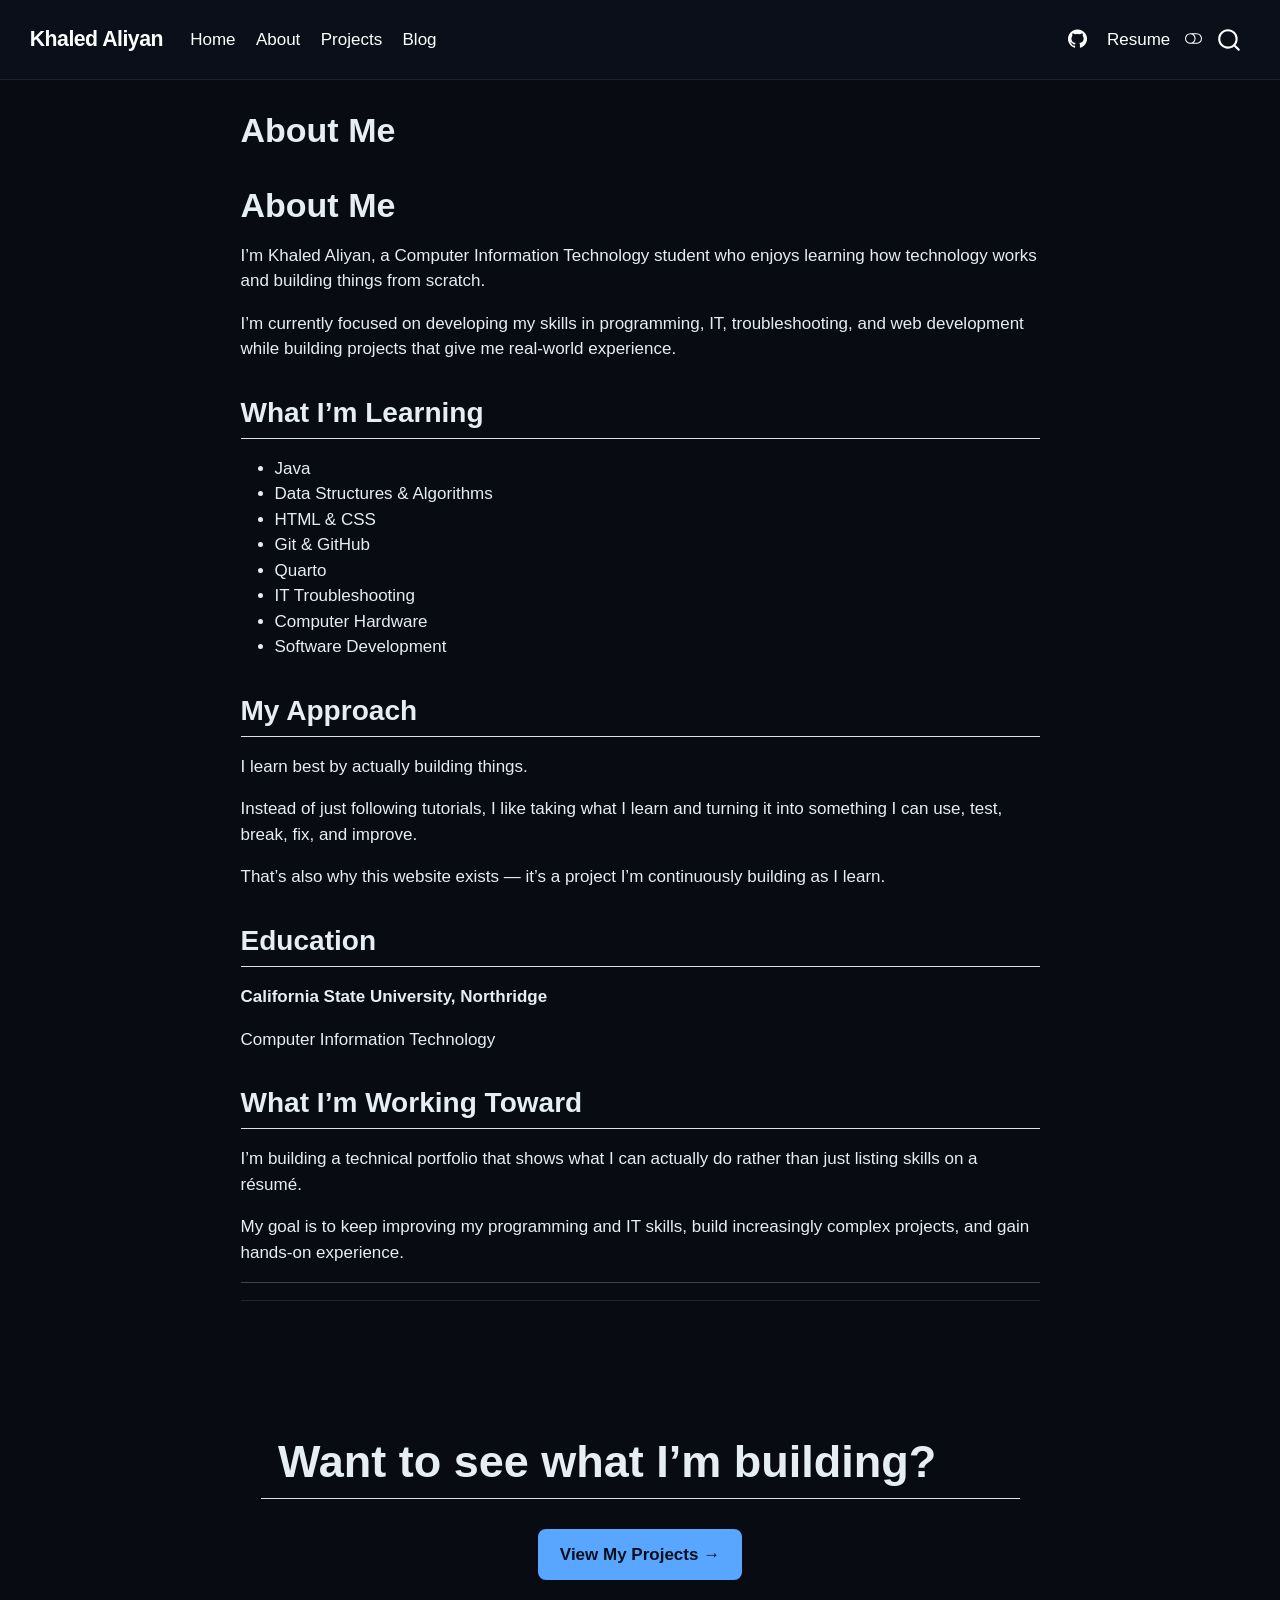
<file: blog/about.html>
<!DOCTYPE html>
<html xmlns="http://www.w3.org/1999/xhtml" lang="en" xml:lang="en"><head>

<meta charset="utf-8">
<meta name="generator" content="quarto-1.10.18">

<meta name="viewport" content="width=device-width, initial-scale=1.0, user-scalable=yes">


<title>About Me – Khaled Aliyan</title>
<style>
/* Default styles provided by pandoc.
** See https://pandoc.org/MANUAL.html#variables-for-html for config info.
*/
span.smallcaps{font-variant: small-caps;}
div.columns{display: flex; gap: 1.5em;}
div.column{flex: auto;}
@media screen {
div.columns{gap: min(4vw, 1.5em);}
div.column{overflow-x: auto;}
}
div.hanging-indent{margin-left: 1.5em; text-indent: -1.5em;}
ul.task-list{list-style: none;}
ul.task-list li input[type="checkbox"] {
  width: 0.8em;
  margin: 0 0.8em 0.2em -1em; /* quarto-specific, see https://github.com/quarto-dev/quarto-cli/issues/4556 */ 
  vertical-align: middle;
}
</style>


<script src="../site_libs/quarto-nav/quarto-nav.js"></script>
<script src="../site_libs/quarto-nav/headroom.min.js"></script>
<script src="../site_libs/clipboard/clipboard.min.js"></script>
<script src="../site_libs/quarto-search/autocomplete.umd.js"></script>
<script src="../site_libs/quarto-search/fuse.min.js"></script>
<script src="../site_libs/quarto-search/quarto-search.js"></script>
<meta name="quarto:offset" content="../">
<script src="../site_libs/quarto-html/quarto.js" type="module"></script>
<script src="../site_libs/quarto-html/tabsets/tabsets.js" type="module"></script>
<script src="../site_libs/quarto-html/popper.min.js"></script>
<script src="../site_libs/quarto-html/tippy.umd.min.js"></script>
<script src="../site_libs/quarto-html/anchor.min.js"></script>
<link href="../site_libs/quarto-html/tippy.css" rel="stylesheet">
<link href="../site_libs/quarto-html/quarto-syntax-highlighting-64a204ab8560d761af7679ceaba22944.css" rel="stylesheet" class="quarto-color-scheme" id="quarto-text-highlighting-styles">
<link href="../site_libs/quarto-html/quarto-syntax-highlighting-dark-b85bc7c33db8c58e0ec93c3465666fed.css" rel="stylesheet" class="quarto-color-scheme quarto-color-alternate" id="quarto-text-highlighting-styles">
<link href="../site_libs/quarto-html/quarto-syntax-highlighting-64a204ab8560d761af7679ceaba22944.css" rel="stylesheet" class="quarto-color-scheme-extra" id="quarto-text-highlighting-styles">
<script src="../site_libs/bootstrap/bootstrap.min.js"></script>
<link href="../site_libs/bootstrap/bootstrap-icons.css" rel="stylesheet">
<link href="../site_libs/bootstrap/bootstrap-cd092d51cd3bb0ca54054c2b993dcbe6.min.css" rel="stylesheet" append-hash="true" class="quarto-color-scheme" id="quarto-bootstrap" data-mode="light">
<link href="../site_libs/bootstrap/bootstrap-dark-961febe00321bb250d95f6c885be5237.min.css" rel="stylesheet" append-hash="true" class="quarto-color-scheme quarto-color-alternate" id="quarto-bootstrap" data-mode="dark">
<link href="../site_libs/bootstrap/bootstrap-cd092d51cd3bb0ca54054c2b993dcbe6.min.css" rel="stylesheet" append-hash="true" class="quarto-color-scheme-extra" id="quarto-bootstrap" data-mode="light">
<script id="quarto-search-options" type="application/json">{
  "location": "navbar",
  "copy-button": false,
  "collapse-after": 3,
  "panel-placement": "end",
  "type": "overlay",
  "limit": 50,
  "keyboard-shortcut": [
    "f",
    "/",
    "s"
  ],
  "show-item-context": false,
  "language": {
    "search-no-results-text": "No results",
    "search-matching-documents-text": "matching documents",
    "search-copy-link-title": "Copy link to search",
    "search-hide-matches-text": "Hide additional matches",
    "search-more-match-text": "more match in this document",
    "search-more-matches-text": "more matches in this document",
    "search-clear-button-title": "Clear",
    "search-text-placeholder": "",
    "search-detached-cancel-button-title": "Cancel",
    "search-submit-button-title": "Submit",
    "search-label": "Search"
  }
}</script>
<style>html{ scroll-behavior: smooth; }</style>


<link rel="stylesheet" href="../styles.css">
</head>

<body class="nav-fixed fullcontent quarto-light"><script id="quarto-html-before-body" type="application/javascript">
    const toggleBodyColorMode = (bsSheetEl) => {
      const mode = bsSheetEl.getAttribute("data-mode");
      const bodyEl = window.document.querySelector("body");
      if (mode === "dark") {
        bodyEl.classList.add("quarto-dark");
        bodyEl.classList.remove("quarto-light");
      } else {
        bodyEl.classList.add("quarto-light");
        bodyEl.classList.remove("quarto-dark");
      }
    }
    const toggleBodyColorPrimary = () => {
      const bsSheetEl = window.document.querySelector("link#quarto-bootstrap:not([rel=disabled-stylesheet])");
      if (bsSheetEl) {
        toggleBodyColorMode(bsSheetEl);
      }
    }
    const setColorSchemeToggle = (alternate) => {
      const toggles = window.document.querySelectorAll('.quarto-color-scheme-toggle');
      for (let i=0; i < toggles.length; i++) {
        const toggle = toggles[i];
        if (toggle) {
          if (alternate) {
            toggle.classList.add("alternate");
          } else {
            toggle.classList.remove("alternate");
          }
        }
      }
    };
    const toggleColorMode = (alternate) => {
      // Switch the stylesheets
      const primaryStylesheets = window.document.querySelectorAll('link.quarto-color-scheme:not(.quarto-color-alternate)');
      const alternateStylesheets = window.document.querySelectorAll('link.quarto-color-scheme.quarto-color-alternate');
      manageTransitions('#quarto-margin-sidebar .nav-link', false);
      if (alternate) {
        // note: dark is layered on light, we don't disable primary!
        enableStylesheet(alternateStylesheets);
        for (const sheetNode of alternateStylesheets) {
          if (sheetNode.id === "quarto-bootstrap") {
            toggleBodyColorMode(sheetNode);
          }
        }
      } else {
        disableStylesheet(alternateStylesheets);
        enableStylesheet(primaryStylesheets)
        toggleBodyColorPrimary();
      }
      manageTransitions('#quarto-margin-sidebar .nav-link', true);
      // Switch the toggles
      setColorSchemeToggle(alternate)
      // Hack to workaround the fact that safari doesn't
      // properly recolor the scrollbar when toggling (#1455)
      if (navigator.userAgent.indexOf('Safari') > 0 && navigator.userAgent.indexOf('Chrome') == -1) {
        manageTransitions("body", false);
        window.scrollTo(0, 1);
        setTimeout(() => {
          window.scrollTo(0, 0);
          manageTransitions("body", true);
        }, 40);
      }
    }
    const disableStylesheet = (stylesheets) => {
      for (let i=0; i < stylesheets.length; i++) {
        const stylesheet = stylesheets[i];
        stylesheet.rel = 'disabled-stylesheet';
      }
    }
    const enableStylesheet = (stylesheets) => {
      for (let i=0; i < stylesheets.length; i++) {
        const stylesheet = stylesheets[i];
        if(stylesheet.rel !== 'stylesheet') { // for Chrome, which will still FOUC without this check
          stylesheet.rel = 'stylesheet';
        }
      }
    }
    const manageTransitions = (selector, allowTransitions) => {
      const els = window.document.querySelectorAll(selector);
      for (let i=0; i < els.length; i++) {
        const el = els[i];
        if (allowTransitions) {
          el.classList.remove('notransition');
        } else {
          el.classList.add('notransition');
        }
      }
    }
    const isFileUrl = () => {
      return window.location.protocol === 'file:';
    }
    const hasAlternateSentinel = () => {
      let styleSentinel = getColorSchemeSentinel();
      if (styleSentinel !== null) {
        return styleSentinel === "alternate";
      } else {
        return false;
      }
    }
    const setStyleSentinel = (alternate) => {
      const value = alternate ? "alternate" : "default";
      if (!isFileUrl()) {
        window.localStorage.setItem("quarto-color-scheme", value);
      } else {
        localAlternateSentinel = value;
      }
    }
    const getColorSchemeSentinel = () => {
      if (!isFileUrl()) {
        const storageValue = window.localStorage.getItem("quarto-color-scheme");
        return storageValue != null ? storageValue : localAlternateSentinel;
      } else {
        return localAlternateSentinel;
      }
    }
    const toggleGiscusIfUsed = (isAlternate, darkModeDefault) => {
      const baseTheme = document.querySelector('#giscus-base-theme')?.value ?? 'light';
      const alternateTheme = document.querySelector('#giscus-alt-theme')?.value ?? 'dark';
      let newTheme = '';
      if(authorPrefersDark) {
        newTheme = isAlternate ? baseTheme : alternateTheme;
      } else {
        newTheme = isAlternate ? alternateTheme : baseTheme;
      }
      const changeGiscusTheme = () => {
        // From: https://github.com/giscus/giscus/issues/336
        const sendMessage = (message) => {
          const iframe = document.querySelector('iframe.giscus-frame');
          if (!iframe) return;
          iframe.contentWindow.postMessage({ giscus: message }, 'https://giscus.app');
        }
        sendMessage({
          setConfig: {
            theme: newTheme
          }
        });
      }
      const isGiscussLoaded = window.document.querySelector('iframe.giscus-frame') !== null;
      if (isGiscussLoaded) {
        changeGiscusTheme();
      }
    };
    const authorPrefersDark = false;
    const darkModeDefault = authorPrefersDark;
      document.querySelector('link#quarto-text-highlighting-styles.quarto-color-scheme-extra').rel = 'disabled-stylesheet';
      document.querySelector('link#quarto-bootstrap.quarto-color-scheme-extra').rel = 'disabled-stylesheet';
    let localAlternateSentinel = darkModeDefault ? 'alternate' : 'default';
    // Dark / light mode switch
    window.quartoToggleColorScheme = () => {
      // Read the current dark / light value
      let toAlternate = !hasAlternateSentinel();
      toggleColorMode(toAlternate);
      setStyleSentinel(toAlternate);
      toggleGiscusIfUsed(toAlternate, darkModeDefault);
      window.dispatchEvent(new Event('resize'));
    };
    // Switch to dark mode if need be
    if (hasAlternateSentinel()) {
      toggleColorMode(true);
    } else {
      toggleColorMode(false);
    }
  </script>

<div id="quarto-search-results"></div>
  <header id="quarto-header" class="headroom fixed-top">
    <nav class="navbar navbar-expand-lg " data-bs-theme="dark">
      <div class="navbar-container container-fluid">
      <div class="navbar-brand-container mx-auto">
    <a class="navbar-brand" href="../index.html">
    <span class="navbar-title">Khaled Aliyan</span>
    </a>
  </div>
            <div id="quarto-search" class="" title="Search"></div>
          <button class="navbar-toggler" type="button" data-bs-toggle="collapse" data-bs-target="#navbarCollapse" aria-controls="navbarCollapse" role="menu" aria-expanded="false" aria-label="Toggle navigation" onclick="if (window.quartoToggleHeadroom) { window.quartoToggleHeadroom(); }">
  <span class="navbar-toggler-icon"></span>
</button>
          <div class="collapse navbar-collapse" id="navbarCollapse">
            <ul class="navbar-nav navbar-nav-scroll me-auto">
  <li class="nav-item">
    <a class="nav-link" href="../index.html"> 
<span class="menu-text">Home</span></a>
  </li>  
  <li class="nav-item">
    <a class="nav-link" href="../about.html"> 
<span class="menu-text">About</span></a>
  </li>  
  <li class="nav-item">
    <a class="nav-link" href="../projects.html"> 
<span class="menu-text">Projects</span></a>
  </li>  
  <li class="nav-item">
    <a class="nav-link" href="../blog/index.html"> 
<span class="menu-text">Blog</span></a>
  </li>  
</ul>
            <ul class="navbar-nav navbar-nav-scroll ms-auto">
  <li class="nav-item compact">
    <a class="nav-link" href="https://github.com/KhaledAliyanCS"> <i class="bi bi-github" role="img">
</i> 
<span class="menu-text"></span></a>
  </li>  
  <li class="nav-item">
    <a class="nav-link" href="../resume.pdf"> 
<span class="menu-text">Resume</span></a>
  </li>  
</ul>
          </div> <!-- /navcollapse -->
            <div class="quarto-navbar-tools">
  <a href="" class="quarto-color-scheme-toggle quarto-navigation-tool  px-1" onclick="window.quartoToggleColorScheme(); return false;" title="Toggle dark mode"><i class="bi"></i></a>
</div>
      </div> <!-- /container-fluid -->
    </nav>
</header>
<!-- content -->
<div id="quarto-content" class="quarto-container page-columns page-rows-contents page-layout-article page-navbar">
<!-- sidebar -->
<!-- margin-sidebar -->
    
<!-- main -->
<main class="content" id="quarto-document-content">


<header id="title-block-header" class="quarto-title-block default">
<div class="quarto-title">
<h1 class="title">About Me</h1>
</div>



<div class="quarto-title-meta">

    
  
    
  </div>
  


</header>


<section id="about-me" class="level1">
<h1>About Me</h1>
<p>I’m Khaled Aliyan, a Computer Information Technology student who enjoys learning how technology works and building things from scratch.</p>
<p>I’m currently focused on developing my skills in programming, IT, troubleshooting, and web development while building projects that give me real-world experience.</p>
<section id="what-im-learning" class="level2">
<h2 class="anchored" data-anchor-id="what-im-learning">What I’m Learning</h2>
<ul>
<li>Java</li>
<li>Data Structures &amp; Algorithms</li>
<li>HTML &amp; CSS</li>
<li>Git &amp; GitHub</li>
<li>Quarto</li>
<li>IT Troubleshooting</li>
<li>Computer Hardware</li>
<li>Software Development</li>
</ul>
</section>
<section id="my-approach" class="level2">
<h2 class="anchored" data-anchor-id="my-approach">My Approach</h2>
<p>I learn best by actually building things.</p>
<p>Instead of just following tutorials, I like taking what I learn and turning it into something I can use, test, break, fix, and improve.</p>
<p>That’s also why this website exists — it’s a project I’m continuously building as I learn.</p>
</section>
<section id="education" class="level2">
<h2 class="anchored" data-anchor-id="education">Education</h2>
<p><strong>California State University, Northridge</strong></p>
<p>Computer Information Technology</p>
</section>
<section id="what-im-working-toward" class="level2">
<h2 class="anchored" data-anchor-id="what-im-working-toward">What I’m Working Toward</h2>
<p>I’m building a technical portfolio that shows what I can actually do rather than just listing skills on a résumé.</p>
<p>My goal is to keep improving my programming and IT skills, build increasingly complex projects, and gain hands-on experience.</p>
<hr>
<div class="closing">
<h2 class="anchored">
Want to see what I’m building?
</h2>
<p><a href="../blog/projects.html" class="btn-primary"> View My Projects → </a></p>
</div>


</section>
</section>

</main> <!-- /main -->
<script id="quarto-html-after-body" type="application/javascript">
  window.document.addEventListener("DOMContentLoaded", function (event) {
    // Ensure there is a toggle, if there isn't float one in the top right
    if (window.document.querySelector('.quarto-color-scheme-toggle') === null) {
      const a = window.document.createElement('a');
      a.classList.add('top-right');
      a.classList.add('quarto-color-scheme-toggle');
      a.href = "";
      a.onclick = function() { try { window.quartoToggleColorScheme(); } catch {} return false; };
      const i = window.document.createElement("i");
      i.classList.add('bi');
      a.appendChild(i);
      window.document.body.appendChild(a);
    }
    setColorSchemeToggle(hasAlternateSentinel())
    const icon = "";
    const anchorJS = new window.AnchorJS();
    anchorJS.options = {
      placement: 'right',
      icon: icon
    };
    anchorJS.add('.anchored');
    const isCodeAnnotation = (el) => {
      for (const clz of el.classList) {
        if (clz.startsWith('code-annotation-')) {                     
          return true;
        }
      }
      return false;
    }
    const onCopySuccess = function(e) {
      // button target
      const button = e.trigger;
      // don't keep focus
      button.blur();
      // flash "checked"
      button.classList.add('code-copy-button-checked');
      var currentTitle = button.getAttribute("title");
      button.setAttribute("title", "Copied!");
      let tooltip;
      if (window.bootstrap) {
        button.setAttribute("data-bs-toggle", "tooltip");
        button.setAttribute("data-bs-placement", "left");
        button.setAttribute("data-bs-title", "Copied!");
        tooltip = new bootstrap.Tooltip(button, 
          { trigger: "manual", 
            customClass: "code-copy-button-tooltip",
            offset: [0, -8]});
        tooltip.show();    
      }
      setTimeout(function() {
        if (tooltip) {
          tooltip.hide();
          button.removeAttribute("data-bs-title");
          button.removeAttribute("data-bs-toggle");
          button.removeAttribute("data-bs-placement");
        }
        button.setAttribute("title", currentTitle);
        button.classList.remove('code-copy-button-checked');
      }, 1000);
      // clear code selection
      e.clearSelection();
    }
    const getTextToCopy = function(trigger) {
      const outerScaffold = trigger.parentElement.cloneNode(true);
      const codeEl = outerScaffold.querySelector('code');
      for (const childEl of codeEl.children) {
        if (isCodeAnnotation(childEl)) {
          childEl.remove();
        }
      }
      return codeEl.innerText;
    }
    const clipboard = new window.ClipboardJS('.code-copy-button:not([data-in-quarto-modal])', {
      text: getTextToCopy
    });
    clipboard.on('success', onCopySuccess);
    if (window.document.getElementById('quarto-embedded-source-code-modal')) {
      const clipboardModal = new window.ClipboardJS('.code-copy-button[data-in-quarto-modal]', {
        text: getTextToCopy,
        container: window.document.getElementById('quarto-embedded-source-code-modal')
      });
      clipboardModal.on('success', onCopySuccess);
    }
      var localhostRegex = new RegExp(/^(?:http|https):\/\/localhost\:?[0-9]*\//);
      var mailtoRegex = new RegExp(/^mailto:/);
        var filterRegex = new RegExp("https:\/\/KhaledAliyanCS\.github\.io\/");
      var isInternal = (href) => {
          return filterRegex.test(href) || localhostRegex.test(href) || mailtoRegex.test(href);
      }
      // Inspect non-navigation links and adorn them if external
     var links = window.document.querySelectorAll('a[href]:not(.nav-link):not(.navbar-brand):not(.toc-action):not(.sidebar-link):not(.sidebar-item-toggle):not(.pagination-link):not(.no-external):not([aria-hidden]):not(.dropdown-item):not(.quarto-navigation-tool):not(.about-link)');
      for (var i=0; i<links.length; i++) {
        const link = links[i];
        if (!isInternal(link.href)) {
          // undo the damage that might have been done by quarto-nav.js in the case of
          // links that we want to consider external
          if (link.dataset.originalHref !== undefined) {
            link.href = link.dataset.originalHref;
          }
        }
      }
    function tippyHover(el, contentFn, onTriggerFn, onUntriggerFn) {
      const config = {
        allowHTML: true,
        maxWidth: 500,
        delay: 100,
        arrow: false,
        appendTo: function(el) {
            return el.parentElement;
        },
        interactive: true,
        interactiveBorder: 10,
        theme: 'quarto',
        placement: 'bottom-start',
      };
      if (contentFn) {
        config.content = contentFn;
      }
      if (onTriggerFn) {
        config.onTrigger = onTriggerFn;
      }
      if (onUntriggerFn) {
        config.onUntrigger = onUntriggerFn;
      }
      window.tippy(el, config); 
    }
    const noterefs = window.document.querySelectorAll('a[role="doc-noteref"]');
    for (var i=0; i<noterefs.length; i++) {
      const ref = noterefs[i];
      tippyHover(ref, function() {
        // use id or data attribute instead here
        let href = ref.getAttribute('data-footnote-href') || ref.getAttribute('href');
        try { href = new URL(href).hash; } catch {}
        const id = href.replace(/^#\/?/, "");
        const note = window.document.getElementById(id);
        if (note) {
          return note.innerHTML;
        } else {
          return "";
        }
      });
    }
    const xrefs = window.document.querySelectorAll('a.quarto-xref');
    const processXRef = (id, note) => {
      // Strip column container classes
      const stripColumnClz = (el) => {
        el.classList.remove("page-full", "page-columns");
        if (el.children) {
          for (const child of el.children) {
            stripColumnClz(child);
          }
        }
      }
      stripColumnClz(note)
      if (id === null || id.startsWith('sec-')) {
        // Special case sections, only their first couple elements
        const container = document.createElement("div");
        if (note.children && note.children.length > 2) {
          container.appendChild(note.children[0].cloneNode(true));
          for (let i = 1; i < note.children.length; i++) {
            const child = note.children[i];
            if (child.tagName === "P" && child.innerText === "") {
              continue;
            } else {
              container.appendChild(child.cloneNode(true));
              break;
            }
          }
          if (window.Quarto?.typesetMath) {
            window.Quarto.typesetMath(container);
          }
          return container.innerHTML
        } else {
          if (window.Quarto?.typesetMath) {
            window.Quarto.typesetMath(note);
          }
          return note.innerHTML;
        }
      } else {
        // Remove any anchor links if they are present
        const anchorLink = note.querySelector('a.anchorjs-link');
        if (anchorLink) {
          anchorLink.remove();
        }
        if (window.Quarto?.typesetMath) {
          window.Quarto.typesetMath(note);
        }
        if (note.classList.contains("callout")) {
          return note.outerHTML;
        } else {
          return note.innerHTML;
        }
      }
    }
    for (var i=0; i<xrefs.length; i++) {
      const xref = xrefs[i];
      tippyHover(xref, undefined, function(instance) {
        instance.disable();
        let url = xref.getAttribute('href');
        let hash = undefined; 
        if (url.startsWith('#')) {
          hash = url;
        } else {
          try { hash = new URL(url).hash; } catch {}
        }
        if (hash) {
          const id = hash.replace(/^#\/?/, "");
          const note = window.document.getElementById(id);
          if (note !== null) {
            try {
              const html = processXRef(id, note.cloneNode(true));
              instance.setContent(html);
            } finally {
              instance.enable();
              instance.show();
            }
          } else {
            // See if we can fetch this
            fetch(url.split('#')[0])
            .then(res => res.text())
            .then(html => {
              const parser = new DOMParser();
              const htmlDoc = parser.parseFromString(html, "text/html");
              const note = htmlDoc.getElementById(id);
              if (note !== null) {
                const html = processXRef(id, note);
                instance.setContent(html);
              } 
            }).finally(() => {
              instance.enable();
              instance.show();
            });
          }
        } else {
          // See if we can fetch a full url (with no hash to target)
          // This is a special case and we should probably do some content thinning / targeting
          fetch(url)
          .then(res => res.text())
          .then(html => {
            const parser = new DOMParser();
            const htmlDoc = parser.parseFromString(html, "text/html");
            const note = htmlDoc.querySelector('main.content');
            if (note !== null) {
              // This should only happen for chapter cross references
              // (since there is no id in the URL)
              // remove the first header
              if (note.children.length > 0 && note.children[0].tagName === "HEADER") {
                note.children[0].remove();
              }
              const html = processXRef(null, note);
              instance.setContent(html);
            } 
          }).finally(() => {
            instance.enable();
            instance.show();
          });
        }
      }, function(instance) {
      });
    }
        let selectedAnnoteEl;
        const selectorForAnnotation = ( cell, annotation) => {
          let cellAttr = 'data-code-cell="' + cell + '"';
          let lineAttr = 'data-code-annotation="' +  annotation + '"';
          const selector = 'span[' + cellAttr + '][' + lineAttr + ']';
          return selector;
        }
        const selectCodeLines = (annoteEl) => {
          const doc = window.document;
          const targetCell = annoteEl.getAttribute("data-target-cell");
          const targetAnnotation = annoteEl.getAttribute("data-target-annotation");
          const annoteSpan = window.document.querySelector(selectorForAnnotation(targetCell, targetAnnotation));
          const lines = annoteSpan.getAttribute("data-code-lines").split(",");
          const lineIds = lines.map((line) => {
            return targetCell + "-" + line;
          })
          let top = null;
          let height = null;
          let parent = null;
          if (lineIds.length > 0) {
              //compute the position of the single el (top and bottom and make a div)
              const el = window.document.getElementById(lineIds[0]);
              top = el.offsetTop;
              height = el.offsetHeight;
              parent = el.parentElement.parentElement;
            if (lineIds.length > 1) {
              const lastEl = window.document.getElementById(lineIds[lineIds.length - 1]);
              const bottom = lastEl.offsetTop + lastEl.offsetHeight;
              height = bottom - top;
            }
            if (top !== null && height !== null && parent !== null) {
              // cook up a div (if necessary) and position it 
              let div = window.document.getElementById("code-annotation-line-highlight");
              if (div === null) {
                div = window.document.createElement("div");
                div.setAttribute("id", "code-annotation-line-highlight");
                div.style.position = 'absolute';
                parent.appendChild(div);
              }
              div.style.top = top - 2 + "px";
              div.style.height = height + 4 + "px";
              div.style.left = 0;
              let gutterDiv = window.document.getElementById("code-annotation-line-highlight-gutter");
              if (gutterDiv === null) {
                gutterDiv = window.document.createElement("div");
                gutterDiv.setAttribute("id", "code-annotation-line-highlight-gutter");
                gutterDiv.style.position = 'absolute';
                const codeCell = window.document.getElementById(targetCell);
                const gutter = codeCell.querySelector('.code-annotation-gutter');
                gutter.appendChild(gutterDiv);
              }
              gutterDiv.style.top = top - 2 + "px";
              gutterDiv.style.height = height + 4 + "px";
            }
            selectedAnnoteEl = annoteEl;
          }
        };
        const unselectCodeLines = () => {
          const elementsIds = ["code-annotation-line-highlight", "code-annotation-line-highlight-gutter"];
          elementsIds.forEach((elId) => {
            const div = window.document.getElementById(elId);
            if (div) {
              div.remove();
            }
          });
          selectedAnnoteEl = undefined;
        };
          // Handle positioning of the toggle
      window.addEventListener(
        "resize",
        throttle(() => {
          elRect = undefined;
          if (selectedAnnoteEl) {
            selectCodeLines(selectedAnnoteEl);
          }
        }, 10)
      );
      function throttle(fn, ms) {
      let throttle = false;
      let timer;
        return (...args) => {
          if(!throttle) { // first call gets through
              fn.apply(this, args);
              throttle = true;
          } else { // all the others get throttled
              if(timer) clearTimeout(timer); // cancel #2
              timer = setTimeout(() => {
                fn.apply(this, args);
                timer = throttle = false;
              }, ms);
          }
        };
      }
        // Attach click handler to the DT
        const annoteDls = window.document.querySelectorAll('dt[data-target-cell]');
        for (const annoteDlNode of annoteDls) {
          annoteDlNode.addEventListener('click', (event) => {
            const clickedEl = event.target;
            if (clickedEl !== selectedAnnoteEl) {
              unselectCodeLines();
              const activeEl = window.document.querySelector('dt[data-target-cell].code-annotation-active');
              if (activeEl) {
                activeEl.classList.remove('code-annotation-active');
              }
              selectCodeLines(clickedEl);
              clickedEl.classList.add('code-annotation-active');
            } else {
              // Unselect the line
              unselectCodeLines();
              clickedEl.classList.remove('code-annotation-active');
            }
          });
        }
    const findCites = (el) => {
      const parentEl = el.parentElement;
      if (parentEl) {
        const cites = parentEl.dataset.cites;
        if (cites) {
          return {
            el,
            cites: cites.split(' ')
          };
        } else {
          return findCites(el.parentElement)
        }
      } else {
        return undefined;
      }
    };
    var bibliorefs = window.document.querySelectorAll('a[role="doc-biblioref"]');
    for (var i=0; i<bibliorefs.length; i++) {
      const ref = bibliorefs[i];
      const citeInfo = findCites(ref);
      if (citeInfo) {
        tippyHover(citeInfo.el, function() {
          var popup = window.document.createElement('div');
          citeInfo.cites.forEach(function(cite) {
            var citeDiv = window.document.createElement('div');
            citeDiv.classList.add('hanging-indent');
            citeDiv.classList.add('csl-entry');
            var biblioDiv = window.document.getElementById('ref-' + cite);
            if (biblioDiv) {
              citeDiv.innerHTML = biblioDiv.innerHTML;
            }
            popup.appendChild(citeDiv);
          });
          return popup.innerHTML;
        });
      }
    }
  });
  </script>
</div> <!-- /content -->




<script src="../site_libs/quarto-html/zenscroll-min.js"></script>
</body></html>
</file>
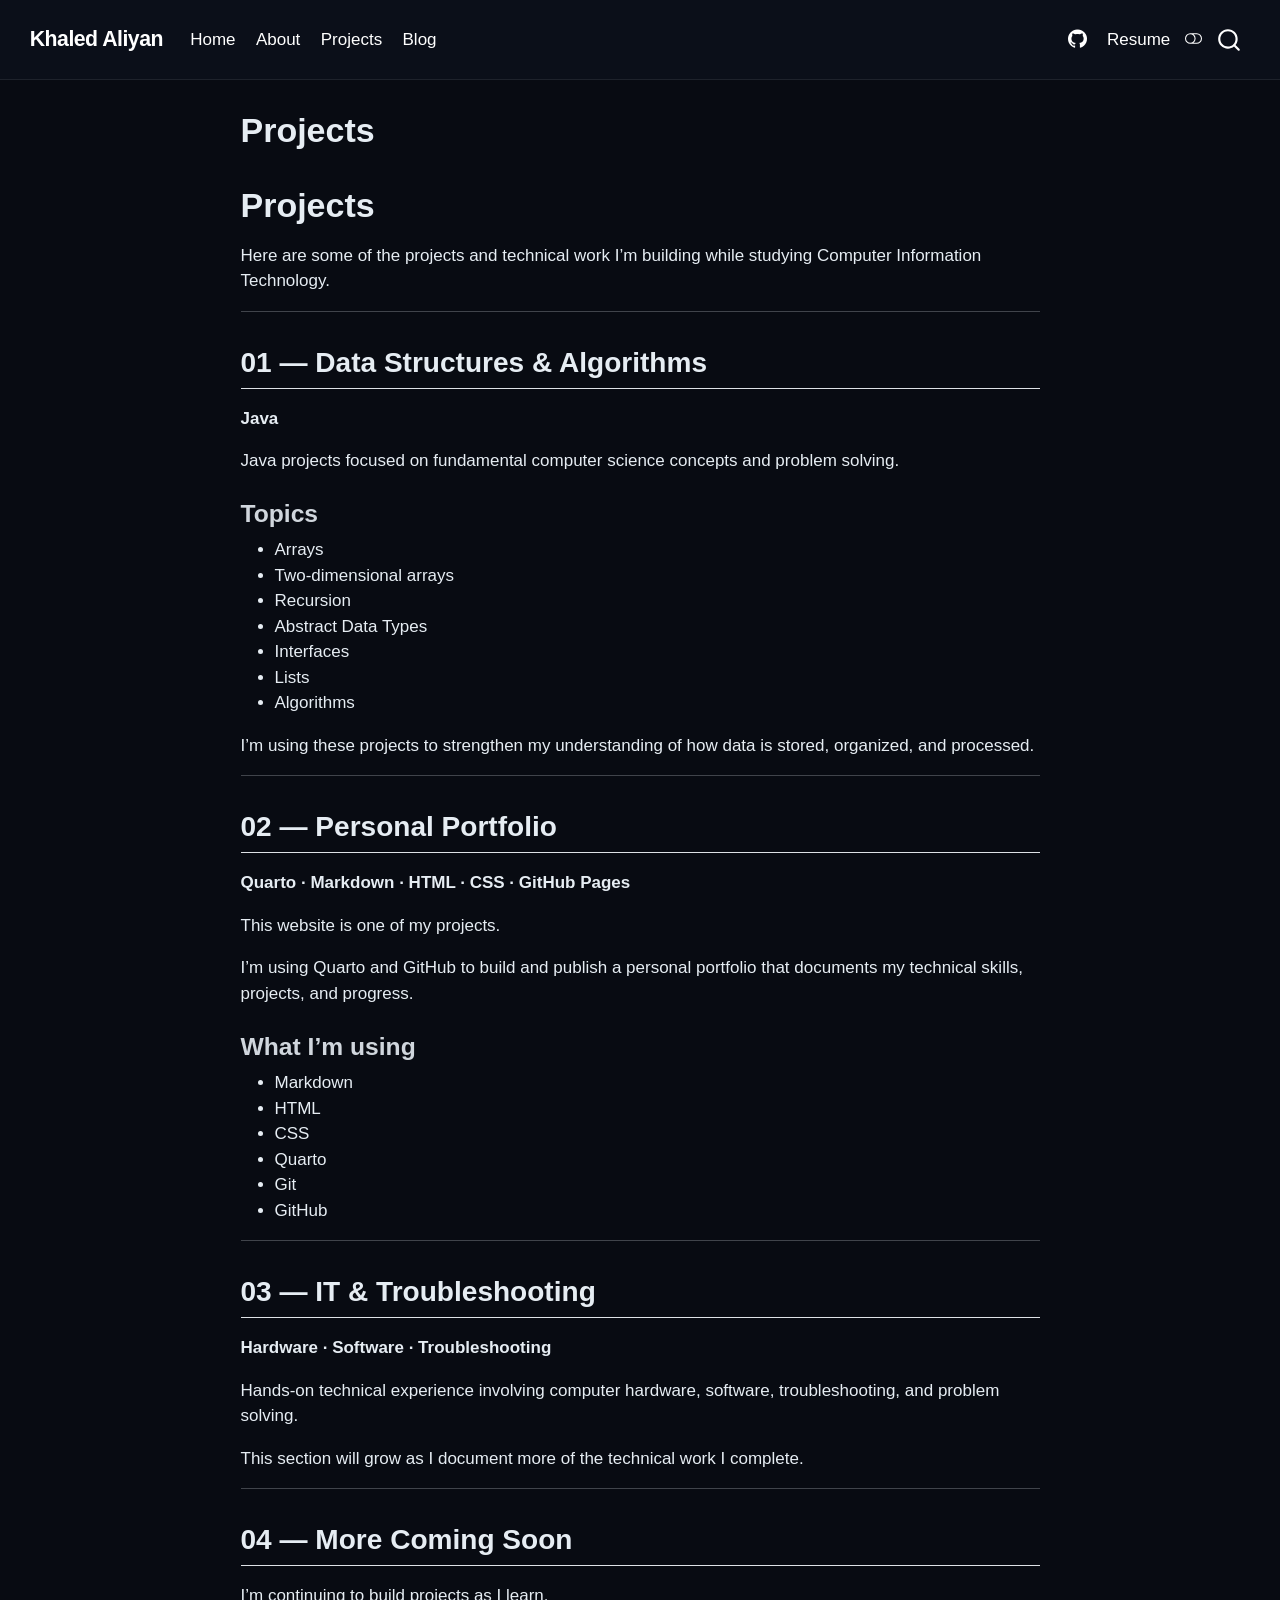
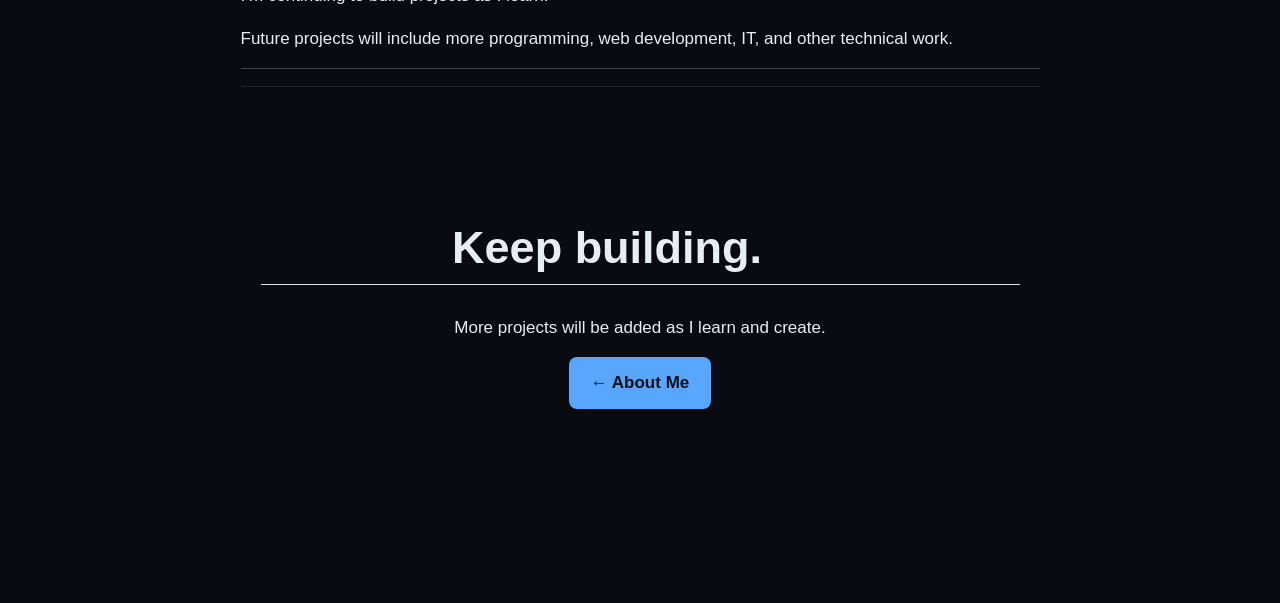
<file: blog/projects.html>
<!DOCTYPE html>
<html xmlns="http://www.w3.org/1999/xhtml" lang="en" xml:lang="en"><head>

<meta charset="utf-8">
<meta name="generator" content="quarto-1.10.18">

<meta name="viewport" content="width=device-width, initial-scale=1.0, user-scalable=yes">


<title>Projects – Khaled Aliyan</title>
<style>
/* Default styles provided by pandoc.
** See https://pandoc.org/MANUAL.html#variables-for-html for config info.
*/
span.smallcaps{font-variant: small-caps;}
div.columns{display: flex; gap: 1.5em;}
div.column{flex: auto;}
@media screen {
div.columns{gap: min(4vw, 1.5em);}
div.column{overflow-x: auto;}
}
div.hanging-indent{margin-left: 1.5em; text-indent: -1.5em;}
ul.task-list{list-style: none;}
ul.task-list li input[type="checkbox"] {
  width: 0.8em;
  margin: 0 0.8em 0.2em -1em; /* quarto-specific, see https://github.com/quarto-dev/quarto-cli/issues/4556 */ 
  vertical-align: middle;
}
</style>


<script src="../site_libs/quarto-nav/quarto-nav.js"></script>
<script src="../site_libs/quarto-nav/headroom.min.js"></script>
<script src="../site_libs/clipboard/clipboard.min.js"></script>
<script src="../site_libs/quarto-search/autocomplete.umd.js"></script>
<script src="../site_libs/quarto-search/fuse.min.js"></script>
<script src="../site_libs/quarto-search/quarto-search.js"></script>
<meta name="quarto:offset" content="../">
<script src="../site_libs/quarto-html/quarto.js" type="module"></script>
<script src="../site_libs/quarto-html/tabsets/tabsets.js" type="module"></script>
<script src="../site_libs/quarto-html/popper.min.js"></script>
<script src="../site_libs/quarto-html/tippy.umd.min.js"></script>
<script src="../site_libs/quarto-html/anchor.min.js"></script>
<link href="../site_libs/quarto-html/tippy.css" rel="stylesheet">
<link href="../site_libs/quarto-html/quarto-syntax-highlighting-64a204ab8560d761af7679ceaba22944.css" rel="stylesheet" class="quarto-color-scheme" id="quarto-text-highlighting-styles">
<link href="../site_libs/quarto-html/quarto-syntax-highlighting-dark-b85bc7c33db8c58e0ec93c3465666fed.css" rel="stylesheet" class="quarto-color-scheme quarto-color-alternate" id="quarto-text-highlighting-styles">
<link href="../site_libs/quarto-html/quarto-syntax-highlighting-64a204ab8560d761af7679ceaba22944.css" rel="stylesheet" class="quarto-color-scheme-extra" id="quarto-text-highlighting-styles">
<script src="../site_libs/bootstrap/bootstrap.min.js"></script>
<link href="../site_libs/bootstrap/bootstrap-icons.css" rel="stylesheet">
<link href="../site_libs/bootstrap/bootstrap-cd092d51cd3bb0ca54054c2b993dcbe6.min.css" rel="stylesheet" append-hash="true" class="quarto-color-scheme" id="quarto-bootstrap" data-mode="light">
<link href="../site_libs/bootstrap/bootstrap-dark-961febe00321bb250d95f6c885be5237.min.css" rel="stylesheet" append-hash="true" class="quarto-color-scheme quarto-color-alternate" id="quarto-bootstrap" data-mode="dark">
<link href="../site_libs/bootstrap/bootstrap-cd092d51cd3bb0ca54054c2b993dcbe6.min.css" rel="stylesheet" append-hash="true" class="quarto-color-scheme-extra" id="quarto-bootstrap" data-mode="light">
<script id="quarto-search-options" type="application/json">{
  "location": "navbar",
  "copy-button": false,
  "collapse-after": 3,
  "panel-placement": "end",
  "type": "overlay",
  "limit": 50,
  "keyboard-shortcut": [
    "f",
    "/",
    "s"
  ],
  "show-item-context": false,
  "language": {
    "search-no-results-text": "No results",
    "search-matching-documents-text": "matching documents",
    "search-copy-link-title": "Copy link to search",
    "search-hide-matches-text": "Hide additional matches",
    "search-more-match-text": "more match in this document",
    "search-more-matches-text": "more matches in this document",
    "search-clear-button-title": "Clear",
    "search-text-placeholder": "",
    "search-detached-cancel-button-title": "Cancel",
    "search-submit-button-title": "Submit",
    "search-label": "Search"
  }
}</script>
<style>html{ scroll-behavior: smooth; }</style>


<link rel="stylesheet" href="../styles.css">
</head>

<body class="nav-fixed fullcontent quarto-light"><script id="quarto-html-before-body" type="application/javascript">
    const toggleBodyColorMode = (bsSheetEl) => {
      const mode = bsSheetEl.getAttribute("data-mode");
      const bodyEl = window.document.querySelector("body");
      if (mode === "dark") {
        bodyEl.classList.add("quarto-dark");
        bodyEl.classList.remove("quarto-light");
      } else {
        bodyEl.classList.add("quarto-light");
        bodyEl.classList.remove("quarto-dark");
      }
    }
    const toggleBodyColorPrimary = () => {
      const bsSheetEl = window.document.querySelector("link#quarto-bootstrap:not([rel=disabled-stylesheet])");
      if (bsSheetEl) {
        toggleBodyColorMode(bsSheetEl);
      }
    }
    const setColorSchemeToggle = (alternate) => {
      const toggles = window.document.querySelectorAll('.quarto-color-scheme-toggle');
      for (let i=0; i < toggles.length; i++) {
        const toggle = toggles[i];
        if (toggle) {
          if (alternate) {
            toggle.classList.add("alternate");
          } else {
            toggle.classList.remove("alternate");
          }
        }
      }
    };
    const toggleColorMode = (alternate) => {
      // Switch the stylesheets
      const primaryStylesheets = window.document.querySelectorAll('link.quarto-color-scheme:not(.quarto-color-alternate)');
      const alternateStylesheets = window.document.querySelectorAll('link.quarto-color-scheme.quarto-color-alternate');
      manageTransitions('#quarto-margin-sidebar .nav-link', false);
      if (alternate) {
        // note: dark is layered on light, we don't disable primary!
        enableStylesheet(alternateStylesheets);
        for (const sheetNode of alternateStylesheets) {
          if (sheetNode.id === "quarto-bootstrap") {
            toggleBodyColorMode(sheetNode);
          }
        }
      } else {
        disableStylesheet(alternateStylesheets);
        enableStylesheet(primaryStylesheets)
        toggleBodyColorPrimary();
      }
      manageTransitions('#quarto-margin-sidebar .nav-link', true);
      // Switch the toggles
      setColorSchemeToggle(alternate)
      // Hack to workaround the fact that safari doesn't
      // properly recolor the scrollbar when toggling (#1455)
      if (navigator.userAgent.indexOf('Safari') > 0 && navigator.userAgent.indexOf('Chrome') == -1) {
        manageTransitions("body", false);
        window.scrollTo(0, 1);
        setTimeout(() => {
          window.scrollTo(0, 0);
          manageTransitions("body", true);
        }, 40);
      }
    }
    const disableStylesheet = (stylesheets) => {
      for (let i=0; i < stylesheets.length; i++) {
        const stylesheet = stylesheets[i];
        stylesheet.rel = 'disabled-stylesheet';
      }
    }
    const enableStylesheet = (stylesheets) => {
      for (let i=0; i < stylesheets.length; i++) {
        const stylesheet = stylesheets[i];
        if(stylesheet.rel !== 'stylesheet') { // for Chrome, which will still FOUC without this check
          stylesheet.rel = 'stylesheet';
        }
      }
    }
    const manageTransitions = (selector, allowTransitions) => {
      const els = window.document.querySelectorAll(selector);
      for (let i=0; i < els.length; i++) {
        const el = els[i];
        if (allowTransitions) {
          el.classList.remove('notransition');
        } else {
          el.classList.add('notransition');
        }
      }
    }
    const isFileUrl = () => {
      return window.location.protocol === 'file:';
    }
    const hasAlternateSentinel = () => {
      let styleSentinel = getColorSchemeSentinel();
      if (styleSentinel !== null) {
        return styleSentinel === "alternate";
      } else {
        return false;
      }
    }
    const setStyleSentinel = (alternate) => {
      const value = alternate ? "alternate" : "default";
      if (!isFileUrl()) {
        window.localStorage.setItem("quarto-color-scheme", value);
      } else {
        localAlternateSentinel = value;
      }
    }
    const getColorSchemeSentinel = () => {
      if (!isFileUrl()) {
        const storageValue = window.localStorage.getItem("quarto-color-scheme");
        return storageValue != null ? storageValue : localAlternateSentinel;
      } else {
        return localAlternateSentinel;
      }
    }
    const toggleGiscusIfUsed = (isAlternate, darkModeDefault) => {
      const baseTheme = document.querySelector('#giscus-base-theme')?.value ?? 'light';
      const alternateTheme = document.querySelector('#giscus-alt-theme')?.value ?? 'dark';
      let newTheme = '';
      if(authorPrefersDark) {
        newTheme = isAlternate ? baseTheme : alternateTheme;
      } else {
        newTheme = isAlternate ? alternateTheme : baseTheme;
      }
      const changeGiscusTheme = () => {
        // From: https://github.com/giscus/giscus/issues/336
        const sendMessage = (message) => {
          const iframe = document.querySelector('iframe.giscus-frame');
          if (!iframe) return;
          iframe.contentWindow.postMessage({ giscus: message }, 'https://giscus.app');
        }
        sendMessage({
          setConfig: {
            theme: newTheme
          }
        });
      }
      const isGiscussLoaded = window.document.querySelector('iframe.giscus-frame') !== null;
      if (isGiscussLoaded) {
        changeGiscusTheme();
      }
    };
    const authorPrefersDark = false;
    const darkModeDefault = authorPrefersDark;
      document.querySelector('link#quarto-text-highlighting-styles.quarto-color-scheme-extra').rel = 'disabled-stylesheet';
      document.querySelector('link#quarto-bootstrap.quarto-color-scheme-extra').rel = 'disabled-stylesheet';
    let localAlternateSentinel = darkModeDefault ? 'alternate' : 'default';
    // Dark / light mode switch
    window.quartoToggleColorScheme = () => {
      // Read the current dark / light value
      let toAlternate = !hasAlternateSentinel();
      toggleColorMode(toAlternate);
      setStyleSentinel(toAlternate);
      toggleGiscusIfUsed(toAlternate, darkModeDefault);
      window.dispatchEvent(new Event('resize'));
    };
    // Switch to dark mode if need be
    if (hasAlternateSentinel()) {
      toggleColorMode(true);
    } else {
      toggleColorMode(false);
    }
  </script>

<div id="quarto-search-results"></div>
  <header id="quarto-header" class="headroom fixed-top">
    <nav class="navbar navbar-expand-lg " data-bs-theme="dark">
      <div class="navbar-container container-fluid">
      <div class="navbar-brand-container mx-auto">
    <a class="navbar-brand" href="../index.html">
    <span class="navbar-title">Khaled Aliyan</span>
    </a>
  </div>
            <div id="quarto-search" class="" title="Search"></div>
          <button class="navbar-toggler" type="button" data-bs-toggle="collapse" data-bs-target="#navbarCollapse" aria-controls="navbarCollapse" role="menu" aria-expanded="false" aria-label="Toggle navigation" onclick="if (window.quartoToggleHeadroom) { window.quartoToggleHeadroom(); }">
  <span class="navbar-toggler-icon"></span>
</button>
          <div class="collapse navbar-collapse" id="navbarCollapse">
            <ul class="navbar-nav navbar-nav-scroll me-auto">
  <li class="nav-item">
    <a class="nav-link" href="../index.html"> 
<span class="menu-text">Home</span></a>
  </li>  
  <li class="nav-item">
    <a class="nav-link" href="../about.html"> 
<span class="menu-text">About</span></a>
  </li>  
  <li class="nav-item">
    <a class="nav-link" href="../projects.html"> 
<span class="menu-text">Projects</span></a>
  </li>  
  <li class="nav-item">
    <a class="nav-link" href="../blog/index.html"> 
<span class="menu-text">Blog</span></a>
  </li>  
</ul>
            <ul class="navbar-nav navbar-nav-scroll ms-auto">
  <li class="nav-item compact">
    <a class="nav-link" href="https://github.com/KhaledAliyanCS"> <i class="bi bi-github" role="img">
</i> 
<span class="menu-text"></span></a>
  </li>  
  <li class="nav-item">
    <a class="nav-link" href="../resume.pdf"> 
<span class="menu-text">Resume</span></a>
  </li>  
</ul>
          </div> <!-- /navcollapse -->
            <div class="quarto-navbar-tools">
  <a href="" class="quarto-color-scheme-toggle quarto-navigation-tool  px-1" onclick="window.quartoToggleColorScheme(); return false;" title="Toggle dark mode"><i class="bi"></i></a>
</div>
      </div> <!-- /container-fluid -->
    </nav>
</header>
<!-- content -->
<div id="quarto-content" class="quarto-container page-columns page-rows-contents page-layout-article page-navbar">
<!-- sidebar -->
<!-- margin-sidebar -->
    
<!-- main -->
<main class="content" id="quarto-document-content">


<header id="title-block-header" class="quarto-title-block default">
<div class="quarto-title">
<h1 class="title">Projects</h1>
</div>



<div class="quarto-title-meta">

    
  
    
  </div>
  


</header>


<section id="projects" class="level1">
<h1>Projects</h1>
<p>Here are some of the projects and technical work I’m building while studying Computer Information Technology.</p>
<hr>
<section id="data-structures-algorithms" class="level2">
<h2 class="anchored" data-anchor-id="data-structures-algorithms">01 — Data Structures &amp; Algorithms</h2>
<p><strong>Java</strong></p>
<p>Java projects focused on fundamental computer science concepts and problem solving.</p>
<section id="topics" class="level3">
<h3 class="anchored" data-anchor-id="topics">Topics</h3>
<ul>
<li>Arrays</li>
<li>Two-dimensional arrays</li>
<li>Recursion</li>
<li>Abstract Data Types</li>
<li>Interfaces</li>
<li>Lists</li>
<li>Algorithms</li>
</ul>
<p>I’m using these projects to strengthen my understanding of how data is stored, organized, and processed.</p>
<hr>
</section>
</section>
<section id="personal-portfolio" class="level2">
<h2 class="anchored" data-anchor-id="personal-portfolio">02 — Personal Portfolio</h2>
<p><strong>Quarto · Markdown · HTML · CSS · GitHub Pages</strong></p>
<p>This website is one of my projects.</p>
<p>I’m using Quarto and GitHub to build and publish a personal portfolio that documents my technical skills, projects, and progress.</p>
<section id="what-im-using" class="level3">
<h3 class="anchored" data-anchor-id="what-im-using">What I’m using</h3>
<ul>
<li>Markdown</li>
<li>HTML</li>
<li>CSS</li>
<li>Quarto</li>
<li>Git</li>
<li>GitHub</li>
</ul>
<hr>
</section>
</section>
<section id="it-troubleshooting" class="level2">
<h2 class="anchored" data-anchor-id="it-troubleshooting">03 — IT &amp; Troubleshooting</h2>
<p><strong>Hardware · Software · Troubleshooting</strong></p>
<p>Hands-on technical experience involving computer hardware, software, troubleshooting, and problem solving.</p>
<p>This section will grow as I document more of the technical work I complete.</p>
<hr>
</section>
<section id="more-coming-soon" class="level2">
<h2 class="anchored" data-anchor-id="more-coming-soon">04 — More Coming Soon</h2>
<p>I’m continuing to build projects as I learn.</p>
<p>Future projects will include more programming, web development, IT, and other technical work.</p>
<hr>
<div class="closing">
<h2 class="anchored">
Keep building.
</h2>
<p>
More projects will be added as I learn and create.
</p>
<p><a href="../blog/about.html" class="btn-primary"> ← About Me </a></p>
</div>


</section>
</section>

</main> <!-- /main -->
<script id="quarto-html-after-body" type="application/javascript">
  window.document.addEventListener("DOMContentLoaded", function (event) {
    // Ensure there is a toggle, if there isn't float one in the top right
    if (window.document.querySelector('.quarto-color-scheme-toggle') === null) {
      const a = window.document.createElement('a');
      a.classList.add('top-right');
      a.classList.add('quarto-color-scheme-toggle');
      a.href = "";
      a.onclick = function() { try { window.quartoToggleColorScheme(); } catch {} return false; };
      const i = window.document.createElement("i");
      i.classList.add('bi');
      a.appendChild(i);
      window.document.body.appendChild(a);
    }
    setColorSchemeToggle(hasAlternateSentinel())
    const icon = "";
    const anchorJS = new window.AnchorJS();
    anchorJS.options = {
      placement: 'right',
      icon: icon
    };
    anchorJS.add('.anchored');
    const isCodeAnnotation = (el) => {
      for (const clz of el.classList) {
        if (clz.startsWith('code-annotation-')) {                     
          return true;
        }
      }
      return false;
    }
    const onCopySuccess = function(e) {
      // button target
      const button = e.trigger;
      // don't keep focus
      button.blur();
      // flash "checked"
      button.classList.add('code-copy-button-checked');
      var currentTitle = button.getAttribute("title");
      button.setAttribute("title", "Copied!");
      let tooltip;
      if (window.bootstrap) {
        button.setAttribute("data-bs-toggle", "tooltip");
        button.setAttribute("data-bs-placement", "left");
        button.setAttribute("data-bs-title", "Copied!");
        tooltip = new bootstrap.Tooltip(button, 
          { trigger: "manual", 
            customClass: "code-copy-button-tooltip",
            offset: [0, -8]});
        tooltip.show();    
      }
      setTimeout(function() {
        if (tooltip) {
          tooltip.hide();
          button.removeAttribute("data-bs-title");
          button.removeAttribute("data-bs-toggle");
          button.removeAttribute("data-bs-placement");
        }
        button.setAttribute("title", currentTitle);
        button.classList.remove('code-copy-button-checked');
      }, 1000);
      // clear code selection
      e.clearSelection();
    }
    const getTextToCopy = function(trigger) {
      const outerScaffold = trigger.parentElement.cloneNode(true);
      const codeEl = outerScaffold.querySelector('code');
      for (const childEl of codeEl.children) {
        if (isCodeAnnotation(childEl)) {
          childEl.remove();
        }
      }
      return codeEl.innerText;
    }
    const clipboard = new window.ClipboardJS('.code-copy-button:not([data-in-quarto-modal])', {
      text: getTextToCopy
    });
    clipboard.on('success', onCopySuccess);
    if (window.document.getElementById('quarto-embedded-source-code-modal')) {
      const clipboardModal = new window.ClipboardJS('.code-copy-button[data-in-quarto-modal]', {
        text: getTextToCopy,
        container: window.document.getElementById('quarto-embedded-source-code-modal')
      });
      clipboardModal.on('success', onCopySuccess);
    }
      var localhostRegex = new RegExp(/^(?:http|https):\/\/localhost\:?[0-9]*\//);
      var mailtoRegex = new RegExp(/^mailto:/);
        var filterRegex = new RegExp("https:\/\/KhaledAliyanCS\.github\.io\/");
      var isInternal = (href) => {
          return filterRegex.test(href) || localhostRegex.test(href) || mailtoRegex.test(href);
      }
      // Inspect non-navigation links and adorn them if external
     var links = window.document.querySelectorAll('a[href]:not(.nav-link):not(.navbar-brand):not(.toc-action):not(.sidebar-link):not(.sidebar-item-toggle):not(.pagination-link):not(.no-external):not([aria-hidden]):not(.dropdown-item):not(.quarto-navigation-tool):not(.about-link)');
      for (var i=0; i<links.length; i++) {
        const link = links[i];
        if (!isInternal(link.href)) {
          // undo the damage that might have been done by quarto-nav.js in the case of
          // links that we want to consider external
          if (link.dataset.originalHref !== undefined) {
            link.href = link.dataset.originalHref;
          }
        }
      }
    function tippyHover(el, contentFn, onTriggerFn, onUntriggerFn) {
      const config = {
        allowHTML: true,
        maxWidth: 500,
        delay: 100,
        arrow: false,
        appendTo: function(el) {
            return el.parentElement;
        },
        interactive: true,
        interactiveBorder: 10,
        theme: 'quarto',
        placement: 'bottom-start',
      };
      if (contentFn) {
        config.content = contentFn;
      }
      if (onTriggerFn) {
        config.onTrigger = onTriggerFn;
      }
      if (onUntriggerFn) {
        config.onUntrigger = onUntriggerFn;
      }
      window.tippy(el, config); 
    }
    const noterefs = window.document.querySelectorAll('a[role="doc-noteref"]');
    for (var i=0; i<noterefs.length; i++) {
      const ref = noterefs[i];
      tippyHover(ref, function() {
        // use id or data attribute instead here
        let href = ref.getAttribute('data-footnote-href') || ref.getAttribute('href');
        try { href = new URL(href).hash; } catch {}
        const id = href.replace(/^#\/?/, "");
        const note = window.document.getElementById(id);
        if (note) {
          return note.innerHTML;
        } else {
          return "";
        }
      });
    }
    const xrefs = window.document.querySelectorAll('a.quarto-xref');
    const processXRef = (id, note) => {
      // Strip column container classes
      const stripColumnClz = (el) => {
        el.classList.remove("page-full", "page-columns");
        if (el.children) {
          for (const child of el.children) {
            stripColumnClz(child);
          }
        }
      }
      stripColumnClz(note)
      if (id === null || id.startsWith('sec-')) {
        // Special case sections, only their first couple elements
        const container = document.createElement("div");
        if (note.children && note.children.length > 2) {
          container.appendChild(note.children[0].cloneNode(true));
          for (let i = 1; i < note.children.length; i++) {
            const child = note.children[i];
            if (child.tagName === "P" && child.innerText === "") {
              continue;
            } else {
              container.appendChild(child.cloneNode(true));
              break;
            }
          }
          if (window.Quarto?.typesetMath) {
            window.Quarto.typesetMath(container);
          }
          return container.innerHTML
        } else {
          if (window.Quarto?.typesetMath) {
            window.Quarto.typesetMath(note);
          }
          return note.innerHTML;
        }
      } else {
        // Remove any anchor links if they are present
        const anchorLink = note.querySelector('a.anchorjs-link');
        if (anchorLink) {
          anchorLink.remove();
        }
        if (window.Quarto?.typesetMath) {
          window.Quarto.typesetMath(note);
        }
        if (note.classList.contains("callout")) {
          return note.outerHTML;
        } else {
          return note.innerHTML;
        }
      }
    }
    for (var i=0; i<xrefs.length; i++) {
      const xref = xrefs[i];
      tippyHover(xref, undefined, function(instance) {
        instance.disable();
        let url = xref.getAttribute('href');
        let hash = undefined; 
        if (url.startsWith('#')) {
          hash = url;
        } else {
          try { hash = new URL(url).hash; } catch {}
        }
        if (hash) {
          const id = hash.replace(/^#\/?/, "");
          const note = window.document.getElementById(id);
          if (note !== null) {
            try {
              const html = processXRef(id, note.cloneNode(true));
              instance.setContent(html);
            } finally {
              instance.enable();
              instance.show();
            }
          } else {
            // See if we can fetch this
            fetch(url.split('#')[0])
            .then(res => res.text())
            .then(html => {
              const parser = new DOMParser();
              const htmlDoc = parser.parseFromString(html, "text/html");
              const note = htmlDoc.getElementById(id);
              if (note !== null) {
                const html = processXRef(id, note);
                instance.setContent(html);
              } 
            }).finally(() => {
              instance.enable();
              instance.show();
            });
          }
        } else {
          // See if we can fetch a full url (with no hash to target)
          // This is a special case and we should probably do some content thinning / targeting
          fetch(url)
          .then(res => res.text())
          .then(html => {
            const parser = new DOMParser();
            const htmlDoc = parser.parseFromString(html, "text/html");
            const note = htmlDoc.querySelector('main.content');
            if (note !== null) {
              // This should only happen for chapter cross references
              // (since there is no id in the URL)
              // remove the first header
              if (note.children.length > 0 && note.children[0].tagName === "HEADER") {
                note.children[0].remove();
              }
              const html = processXRef(null, note);
              instance.setContent(html);
            } 
          }).finally(() => {
            instance.enable();
            instance.show();
          });
        }
      }, function(instance) {
      });
    }
        let selectedAnnoteEl;
        const selectorForAnnotation = ( cell, annotation) => {
          let cellAttr = 'data-code-cell="' + cell + '"';
          let lineAttr = 'data-code-annotation="' +  annotation + '"';
          const selector = 'span[' + cellAttr + '][' + lineAttr + ']';
          return selector;
        }
        const selectCodeLines = (annoteEl) => {
          const doc = window.document;
          const targetCell = annoteEl.getAttribute("data-target-cell");
          const targetAnnotation = annoteEl.getAttribute("data-target-annotation");
          const annoteSpan = window.document.querySelector(selectorForAnnotation(targetCell, targetAnnotation));
          const lines = annoteSpan.getAttribute("data-code-lines").split(",");
          const lineIds = lines.map((line) => {
            return targetCell + "-" + line;
          })
          let top = null;
          let height = null;
          let parent = null;
          if (lineIds.length > 0) {
              //compute the position of the single el (top and bottom and make a div)
              const el = window.document.getElementById(lineIds[0]);
              top = el.offsetTop;
              height = el.offsetHeight;
              parent = el.parentElement.parentElement;
            if (lineIds.length > 1) {
              const lastEl = window.document.getElementById(lineIds[lineIds.length - 1]);
              const bottom = lastEl.offsetTop + lastEl.offsetHeight;
              height = bottom - top;
            }
            if (top !== null && height !== null && parent !== null) {
              // cook up a div (if necessary) and position it 
              let div = window.document.getElementById("code-annotation-line-highlight");
              if (div === null) {
                div = window.document.createElement("div");
                div.setAttribute("id", "code-annotation-line-highlight");
                div.style.position = 'absolute';
                parent.appendChild(div);
              }
              div.style.top = top - 2 + "px";
              div.style.height = height + 4 + "px";
              div.style.left = 0;
              let gutterDiv = window.document.getElementById("code-annotation-line-highlight-gutter");
              if (gutterDiv === null) {
                gutterDiv = window.document.createElement("div");
                gutterDiv.setAttribute("id", "code-annotation-line-highlight-gutter");
                gutterDiv.style.position = 'absolute';
                const codeCell = window.document.getElementById(targetCell);
                const gutter = codeCell.querySelector('.code-annotation-gutter');
                gutter.appendChild(gutterDiv);
              }
              gutterDiv.style.top = top - 2 + "px";
              gutterDiv.style.height = height + 4 + "px";
            }
            selectedAnnoteEl = annoteEl;
          }
        };
        const unselectCodeLines = () => {
          const elementsIds = ["code-annotation-line-highlight", "code-annotation-line-highlight-gutter"];
          elementsIds.forEach((elId) => {
            const div = window.document.getElementById(elId);
            if (div) {
              div.remove();
            }
          });
          selectedAnnoteEl = undefined;
        };
          // Handle positioning of the toggle
      window.addEventListener(
        "resize",
        throttle(() => {
          elRect = undefined;
          if (selectedAnnoteEl) {
            selectCodeLines(selectedAnnoteEl);
          }
        }, 10)
      );
      function throttle(fn, ms) {
      let throttle = false;
      let timer;
        return (...args) => {
          if(!throttle) { // first call gets through
              fn.apply(this, args);
              throttle = true;
          } else { // all the others get throttled
              if(timer) clearTimeout(timer); // cancel #2
              timer = setTimeout(() => {
                fn.apply(this, args);
                timer = throttle = false;
              }, ms);
          }
        };
      }
        // Attach click handler to the DT
        const annoteDls = window.document.querySelectorAll('dt[data-target-cell]');
        for (const annoteDlNode of annoteDls) {
          annoteDlNode.addEventListener('click', (event) => {
            const clickedEl = event.target;
            if (clickedEl !== selectedAnnoteEl) {
              unselectCodeLines();
              const activeEl = window.document.querySelector('dt[data-target-cell].code-annotation-active');
              if (activeEl) {
                activeEl.classList.remove('code-annotation-active');
              }
              selectCodeLines(clickedEl);
              clickedEl.classList.add('code-annotation-active');
            } else {
              // Unselect the line
              unselectCodeLines();
              clickedEl.classList.remove('code-annotation-active');
            }
          });
        }
    const findCites = (el) => {
      const parentEl = el.parentElement;
      if (parentEl) {
        const cites = parentEl.dataset.cites;
        if (cites) {
          return {
            el,
            cites: cites.split(' ')
          };
        } else {
          return findCites(el.parentElement)
        }
      } else {
        return undefined;
      }
    };
    var bibliorefs = window.document.querySelectorAll('a[role="doc-biblioref"]');
    for (var i=0; i<bibliorefs.length; i++) {
      const ref = bibliorefs[i];
      const citeInfo = findCites(ref);
      if (citeInfo) {
        tippyHover(citeInfo.el, function() {
          var popup = window.document.createElement('div');
          citeInfo.cites.forEach(function(cite) {
            var citeDiv = window.document.createElement('div');
            citeDiv.classList.add('hanging-indent');
            citeDiv.classList.add('csl-entry');
            var biblioDiv = window.document.getElementById('ref-' + cite);
            if (biblioDiv) {
              citeDiv.innerHTML = biblioDiv.innerHTML;
            }
            popup.appendChild(citeDiv);
          });
          return popup.innerHTML;
        });
      }
    }
  });
  </script>
</div> <!-- /content -->




<script src="../site_libs/quarto-html/zenscroll-min.js"></script>
</body></html>
</file>
<file: site_libs/quarto-html/tippy.css>
.tippy-box[data-animation=fade][data-state=hidden]{opacity:0}[data-tippy-root]{max-width:calc(100vw - 10px)}.tippy-box{position:relative;background-color:#333;color:#fff;border-radius:4px;font-size:14px;line-height:1.4;white-space:normal;outline:0;transition-property:transform,visibility,opacity}.tippy-box[data-placement^=top]>.tippy-arrow{bottom:0}.tippy-box[data-placement^=top]>.tippy-arrow:before{bottom:-7px;left:0;border-width:8px 8px 0;border-top-color:initial;transform-origin:center top}.tippy-box[data-placement^=bottom]>.tippy-arrow{top:0}.tippy-box[data-placement^=bottom]>.tippy-arrow:before{top:-7px;left:0;border-width:0 8px 8px;border-bottom-color:initial;transform-origin:center bottom}.tippy-box[data-placement^=left]>.tippy-arrow{right:0}.tippy-box[data-placement^=left]>.tippy-arrow:before{border-width:8px 0 8px 8px;border-left-color:initial;right:-7px;transform-origin:center left}.tippy-box[data-placement^=right]>.tippy-arrow{left:0}.tippy-box[data-placement^=right]>.tippy-arrow:before{left:-7px;border-width:8px 8px 8px 0;border-right-color:initial;transform-origin:center right}.tippy-box[data-inertia][data-state=visible]{transition-timing-function:cubic-bezier(.54,1.5,.38,1.11)}.tippy-arrow{width:16px;height:16px;color:#333}.tippy-arrow:before{content:"";position:absolute;border-color:transparent;border-style:solid}.tippy-content{position:relative;padding:5px 9px;z-index:1}
</file>
<file: site_libs/quarto-html/quarto-syntax-highlighting-64a204ab8560d761af7679ceaba22944.css>
/* quarto syntax highlight colors */
:root {
  --quarto-hl-ot-color: #003B4F;
  --quarto-hl-at-color: #657422;
  --quarto-hl-ss-color: #20794D;
  --quarto-hl-an-color: #5E5E5E;
  --quarto-hl-fu-color: #4758AB;
  --quarto-hl-st-color: #20794D;
  --quarto-hl-cf-color: #003B4F;
  --quarto-hl-op-color: #5E5E5E;
  --quarto-hl-er-color: #AD0000;
  --quarto-hl-bn-color: #AD0000;
  --quarto-hl-al-color: #AD0000;
  --quarto-hl-va-color: #111111;
  --quarto-hl-bu-color: inherit;
  --quarto-hl-ex-color: inherit;
  --quarto-hl-pp-color: #AD0000;
  --quarto-hl-in-color: #5E5E5E;
  --quarto-hl-vs-color: #20794D;
  --quarto-hl-wa-color: #5E5E5E;
  --quarto-hl-do-color: #5E5E5E;
  --quarto-hl-im-color: #00769E;
  --quarto-hl-ch-color: #20794D;
  --quarto-hl-dt-color: #AD0000;
  --quarto-hl-fl-color: #AD0000;
  --quarto-hl-co-color: #5E5E5E;
  --quarto-hl-cv-color: #5E5E5E;
  --quarto-hl-cn-color: #8f5902;
  --quarto-hl-sc-color: #5E5E5E;
  --quarto-hl-dv-color: #AD0000;
  --quarto-hl-kw-color: #003B4F;
}

/* other quarto variables */
:root {
  --quarto-font-monospace: SFMono-Regular, Menlo, Monaco, Consolas, "Liberation Mono", "Courier New", monospace;
}

/* syntax highlight based on Pandoc's rules */
pre > code.sourceCode > span {
  color: #003B4F;
}

code.sourceCode > span {
  color: #003B4F;
}

div.sourceCode,
div.sourceCode pre.sourceCode {
  color: #003B4F;
}

/* Normal */
code span {
  color: #003B4F;
}

/* Alert */
code span.al {
  color: #AD0000;
  font-style: inherit;
}

/* Annotation */
code span.an {
  color: #5E5E5E;
  font-style: inherit;
}

/* Attribute */
code span.at {
  color: #657422;
  font-style: inherit;
}

/* BaseN */
code span.bn {
  color: #AD0000;
  font-style: inherit;
}

/* BuiltIn */
code span.bu {
  font-style: inherit;
}

/* ControlFlow */
code span.cf {
  color: #003B4F;
  font-weight: bold;
  font-style: inherit;
}

/* Char */
code span.ch {
  color: #20794D;
  font-style: inherit;
}

/* Constant */
code span.cn {
  color: #8f5902;
  font-style: inherit;
}

/* Comment */
code span.co {
  color: #5E5E5E;
  font-style: inherit;
}

/* CommentVar */
code span.cv {
  color: #5E5E5E;
  font-style: italic;
}

/* Documentation */
code span.do {
  color: #5E5E5E;
  font-style: italic;
}

/* DataType */
code span.dt {
  color: #AD0000;
  font-style: inherit;
}

/* DecVal */
code span.dv {
  color: #AD0000;
  font-style: inherit;
}

/* Error */
code span.er {
  color: #AD0000;
  font-style: inherit;
}

/* Extension */
code span.ex {
  font-style: inherit;
}

/* Float */
code span.fl {
  color: #AD0000;
  font-style: inherit;
}

/* Function */
code span.fu {
  color: #4758AB;
  font-style: inherit;
}

/* Import */
code span.im {
  color: #00769E;
  font-style: inherit;
}

/* Information */
code span.in {
  color: #5E5E5E;
  font-style: inherit;
}

/* Keyword */
code span.kw {
  color: #003B4F;
  font-weight: bold;
  font-style: inherit;
}

/* Operator */
code span.op {
  color: #5E5E5E;
  font-style: inherit;
}

/* Other */
code span.ot {
  color: #003B4F;
  font-style: inherit;
}

/* Preprocessor */
code span.pp {
  color: #AD0000;
  font-style: inherit;
}

/* SpecialChar */
code span.sc {
  color: #5E5E5E;
  font-style: inherit;
}

/* SpecialString */
code span.ss {
  color: #20794D;
  font-style: inherit;
}

/* String */
code span.st {
  color: #20794D;
  font-style: inherit;
}

/* Variable */
code span.va {
  color: #111111;
  font-style: inherit;
}

/* VerbatimString */
code span.vs {
  color: #20794D;
  font-style: inherit;
}

/* Warning */
code span.wa {
  color: #5E5E5E;
  font-style: italic;
}

.prevent-inlining {
  content: "</";
}

/*# sourceMappingURL=9d8d5bb603a83b8298b89080a598c93b.css.map */
</file>
<file: site_libs/quarto-html/quarto-syntax-highlighting-dark-b85bc7c33db8c58e0ec93c3465666fed.css>
/* quarto syntax highlight colors */
:root {
  --quarto-hl-al-color: #f07178;
  --quarto-hl-an-color: #d4d0ab;
  --quarto-hl-at-color: #00e0e0;
  --quarto-hl-bn-color: #d4d0ab;
  --quarto-hl-bu-color: #abe338;
  --quarto-hl-ch-color: #abe338;
  --quarto-hl-co-color: #f8f8f2;
  --quarto-hl-cv-color: #ffd700;
  --quarto-hl-cn-color: #ffd700;
  --quarto-hl-cf-color: #ffa07a;
  --quarto-hl-dt-color: #ffa07a;
  --quarto-hl-dv-color: #d4d0ab;
  --quarto-hl-do-color: #f8f8f2;
  --quarto-hl-er-color: #f07178;
  --quarto-hl-ex-color: #00e0e0;
  --quarto-hl-fl-color: #d4d0ab;
  --quarto-hl-fu-color: #ffa07a;
  --quarto-hl-im-color: #abe338;
  --quarto-hl-in-color: #d4d0ab;
  --quarto-hl-kw-color: #ffa07a;
  --quarto-hl-op-color: #ffa07a;
  --quarto-hl-ot-color: #00e0e0;
  --quarto-hl-pp-color: #dcc6e0;
  --quarto-hl-re-color: #00e0e0;
  --quarto-hl-sc-color: #abe338;
  --quarto-hl-ss-color: #abe338;
  --quarto-hl-st-color: #abe338;
  --quarto-hl-va-color: #00e0e0;
  --quarto-hl-vs-color: #abe338;
  --quarto-hl-wa-color: #dcc6e0;
}

/* other quarto variables */
:root {
  --quarto-font-monospace: SFMono-Regular, Menlo, Monaco, Consolas, "Liberation Mono", "Courier New", monospace;
}

/* syntax highlight based on Pandoc's rules */
pre > code.sourceCode > span {
  color: #f8f8f2;
}

code.sourceCode > span {
  color: #f8f8f2;
}

div.sourceCode,
div.sourceCode pre.sourceCode {
  color: #f8f8f2;
}

/* Normal */
code span {
  color: #f8f8f2;
}

/* Alert */
code span.al {
  color: #f07178;
}

/* Annotation */
code span.an {
  color: #d4d0ab;
}

/* Attribute */
code span.at {
  color: #00e0e0;
}

/* BaseN */
code span.bn {
  color: #d4d0ab;
}

/* BuiltIn */
code span.bu {
  color: #abe338;
}

/* ControlFlow */
code span.cf {
  font-weight: bold;
  color: #ffa07a;
}

/* Char */
code span.ch {
  color: #abe338;
}

/* Constant */
code span.cn {
  color: #ffd700;
}

/* Comment */
code span.co {
  font-style: italic;
  color: #f8f8f2;
}

/* CommentVar */
code span.cv {
  color: #ffd700;
}

/* Documentation */
code span.do {
  color: #f8f8f2;
}

/* DataType */
code span.dt {
  color: #ffa07a;
}

/* DecVal */
code span.dv {
  color: #d4d0ab;
}

/* Error */
code span.er {
  color: #f07178;
  text-decoration: underline;
}

/* Extension */
code span.ex {
  font-weight: bold;
  color: #00e0e0;
}

/* Float */
code span.fl {
  color: #d4d0ab;
}

/* Function */
code span.fu {
  color: #ffa07a;
}

/* Import */
code span.im {
  color: #abe338;
}

/* Information */
code span.in {
  color: #d4d0ab;
}

/* Keyword */
code span.kw {
  font-weight: bold;
  color: #ffa07a;
}

/* Operator */
code span.op {
  color: #ffa07a;
}

/* Other */
code span.ot {
  color: #00e0e0;
}

/* Preprocessor */
code span.pp {
  color: #dcc6e0;
}

/* RegionMarker */
code span.re {
  background-color: #f8f8f2;
  color: #00e0e0;
}

/* SpecialChar */
code span.sc {
  color: #abe338;
}

/* SpecialString */
code span.ss {
  color: #abe338;
}

/* String */
code span.st {
  color: #abe338;
}

/* Variable */
code span.va {
  color: #00e0e0;
}

/* VerbatimString */
code span.vs {
  color: #abe338;
}

/* Warning */
code span.wa {
  color: #dcc6e0;
}

.prevent-inlining {
  content: "</";
}

/*# sourceMappingURL=4ed8f1090dec6531da29ab00902aa718.css.map */
</file>
<file: styles.css>
/* css styles */
body {
    background: #080b12;
    color: #e6edf3;
    font-family: Inter, -apple-system, BlinkMacSystemFont, "Segoe UI", sans-serif;
}

.navbar {
    border-bottom: 1px solid rgba(255,255,255,0.08);
    backdrop-filter: blur(12px);
}

.navbar-brand {
    font-weight: 700;
    letter-spacing: -0.5px;
}

a {
    transition: all 0.2s ease;
}

.hero {
    min-height: 80vh;
    display: flex;
    align-items: center;
    justify-content: space-between;
    gap: 70px;
    max-width: 1200px;
    margin: auto;
    padding: 100px 30px;
}

.hero-content {
    max-width: 650px;
}

.hero-tag {
    display: inline-block;
    font-size: 12px;
    letter-spacing: 3px;
    color: #58a6ff;
    margin-bottom: 20px;
    font-weight: 700;
}

.hero h1 {
    font-size: clamp(60px, 8vw, 100px);
    line-height: 0.95;
    letter-spacing: -6px;
    margin: 0;
    font-weight: 800;
}

.hero h1 span {
    color: #58a6ff;
}

.hero h2 {
    font-size: 25px;
    color: #9da7b3;
    margin-top: 30px;
    font-weight: 500;
}

.hero-description {
    font-size: 18px;
    line-height: 1.7;
    color: #8b949e;
    max-width: 600px;
    margin: 25px 0;
}

.hero-buttons {
    display: flex;
    gap: 15px;
    margin-top: 35px;
}

.btn-primary,
.btn-secondary {
    display: inline-block;
    padding: 13px 22px;
    border-radius: 8px;
    text-decoration: none;
    font-weight: 600;
}

.btn-primary {
    background: #58a6ff;
    color: #07101c !important;
}

.btn-primary:hover {
    transform: translateY(-2px);
    box-shadow: 0 8px 30px rgba(88,166,255,0.25);
}

.btn-secondary {
    border: 1px solid #30363d;
    color: #e6edf3 !important;
}

.btn-secondary:hover {
    border-color: #58a6ff;
}

.terminal {
    width: 430px;
    background: #0d1117;
    border: 1px solid #30363d;
    border-radius: 12px;
    overflow: hidden;
    box-shadow: 0 30px 80px rgba(0,0,0,0.45);
}

.terminal-top {
    height: 38px;
    display: flex;
    align-items: center;
    gap: 7px;
    padding-left: 14px;
    border-bottom: 1px solid #21262d;
}

.terminal-top span {
    width: 11px;
    height: 11px;
    border-radius: 50%;
    background: #30363d;
}

.terminal pre {
    padding: 25px;
    margin: 0;
    color: #c9d1d9;
    font-size: 14px;
    line-height: 1.7;
}

.green {
    color: #7ee787;
}

.cursor {
    color: #58a6ff;
}

.cards {
    display: grid;
    grid-template-columns: repeat(3, 1fr);
    gap: 20px;
    max-width: 1200px;
    margin: 30px auto 100px;
}

.card {
    background: #0d1117;
    border: 1px solid #21262d;
    padding: 30px;
    border-radius: 12px;
    transition: all 0.25s ease;
}

.card:hover {
    transform: translateY(-5px);
    border-color: #58a6ff;
}

.card h3 {
    color: #58a6ff;
}

.project-grid {
    display: grid;
    grid-template-columns: repeat(3, 1fr);
    gap: 20px;
    max-width: 1200px;
    margin: 30px auto 100px;
}

.project {
    padding: 30px;
    border: 1px solid #21262d;
    border-radius: 12px;
    background: linear-gradient(145deg, #0d1117, #090c11);
}

.project-number {
    color: #58a6ff;
    font-family: monospace;
    font-size: 13px;
}

.project h3 {
    font-size: 25px;
}

.project p {
    color: #8b949e;
    line-height: 1.7;
}

.project a {
    color: #58a6ff;
    text-decoration: none;
    font-weight: 600;
}

.closing {
    text-align: center;
    padding: 100px 20px;
    border-top: 1px solid #21262d;
}

.closing h2 {
    font-size: 45px;
    margin-bottom: 30px;
}

@media (max-width: 900px) {
    .hero {
        flex-direction: column;
        align-items: flex-start;
        padding-top: 70px;
    }

    .terminal {
        width: 100%;
    }

    .cards,
    .project-grid {
        grid-template-columns: 1fr;
        margin-left: 20px;
        margin-right: 20px;
    }

    .hero h1 {
        font-size: 65px;
    }
}
</file>
